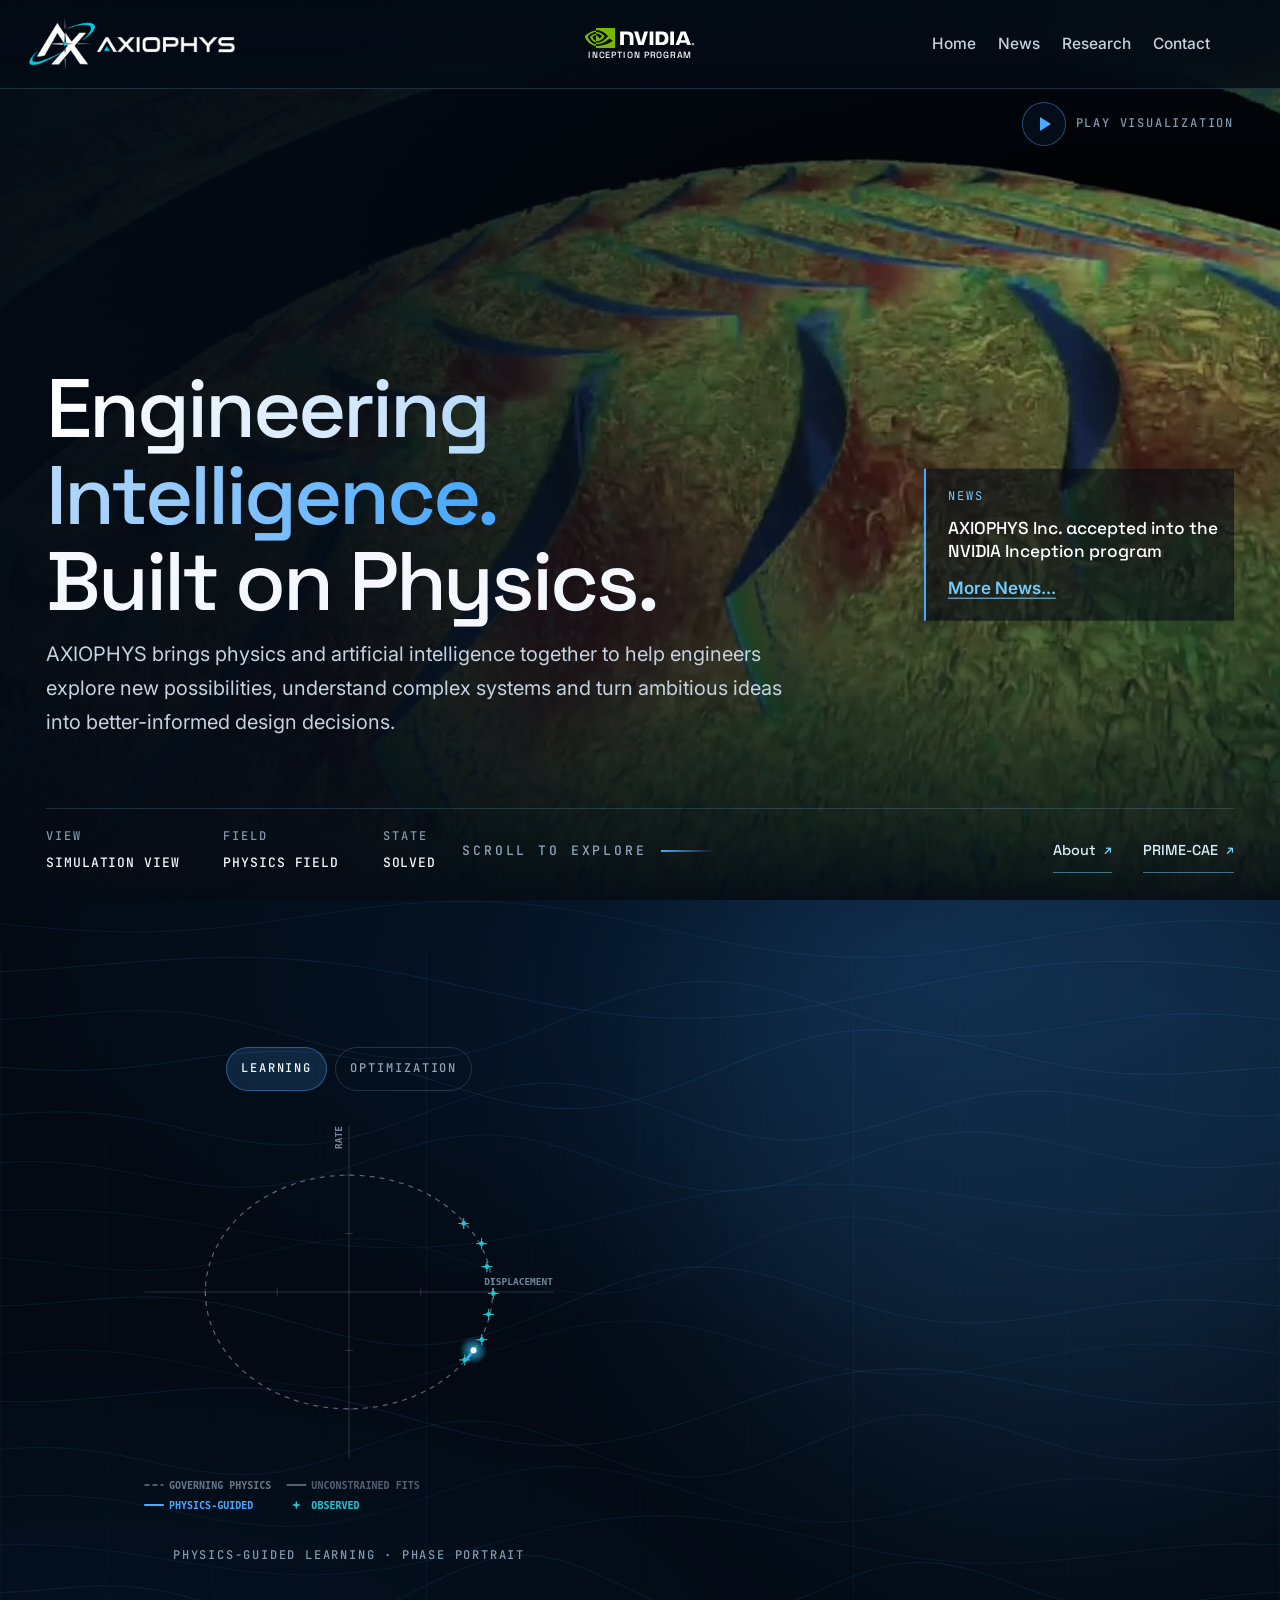
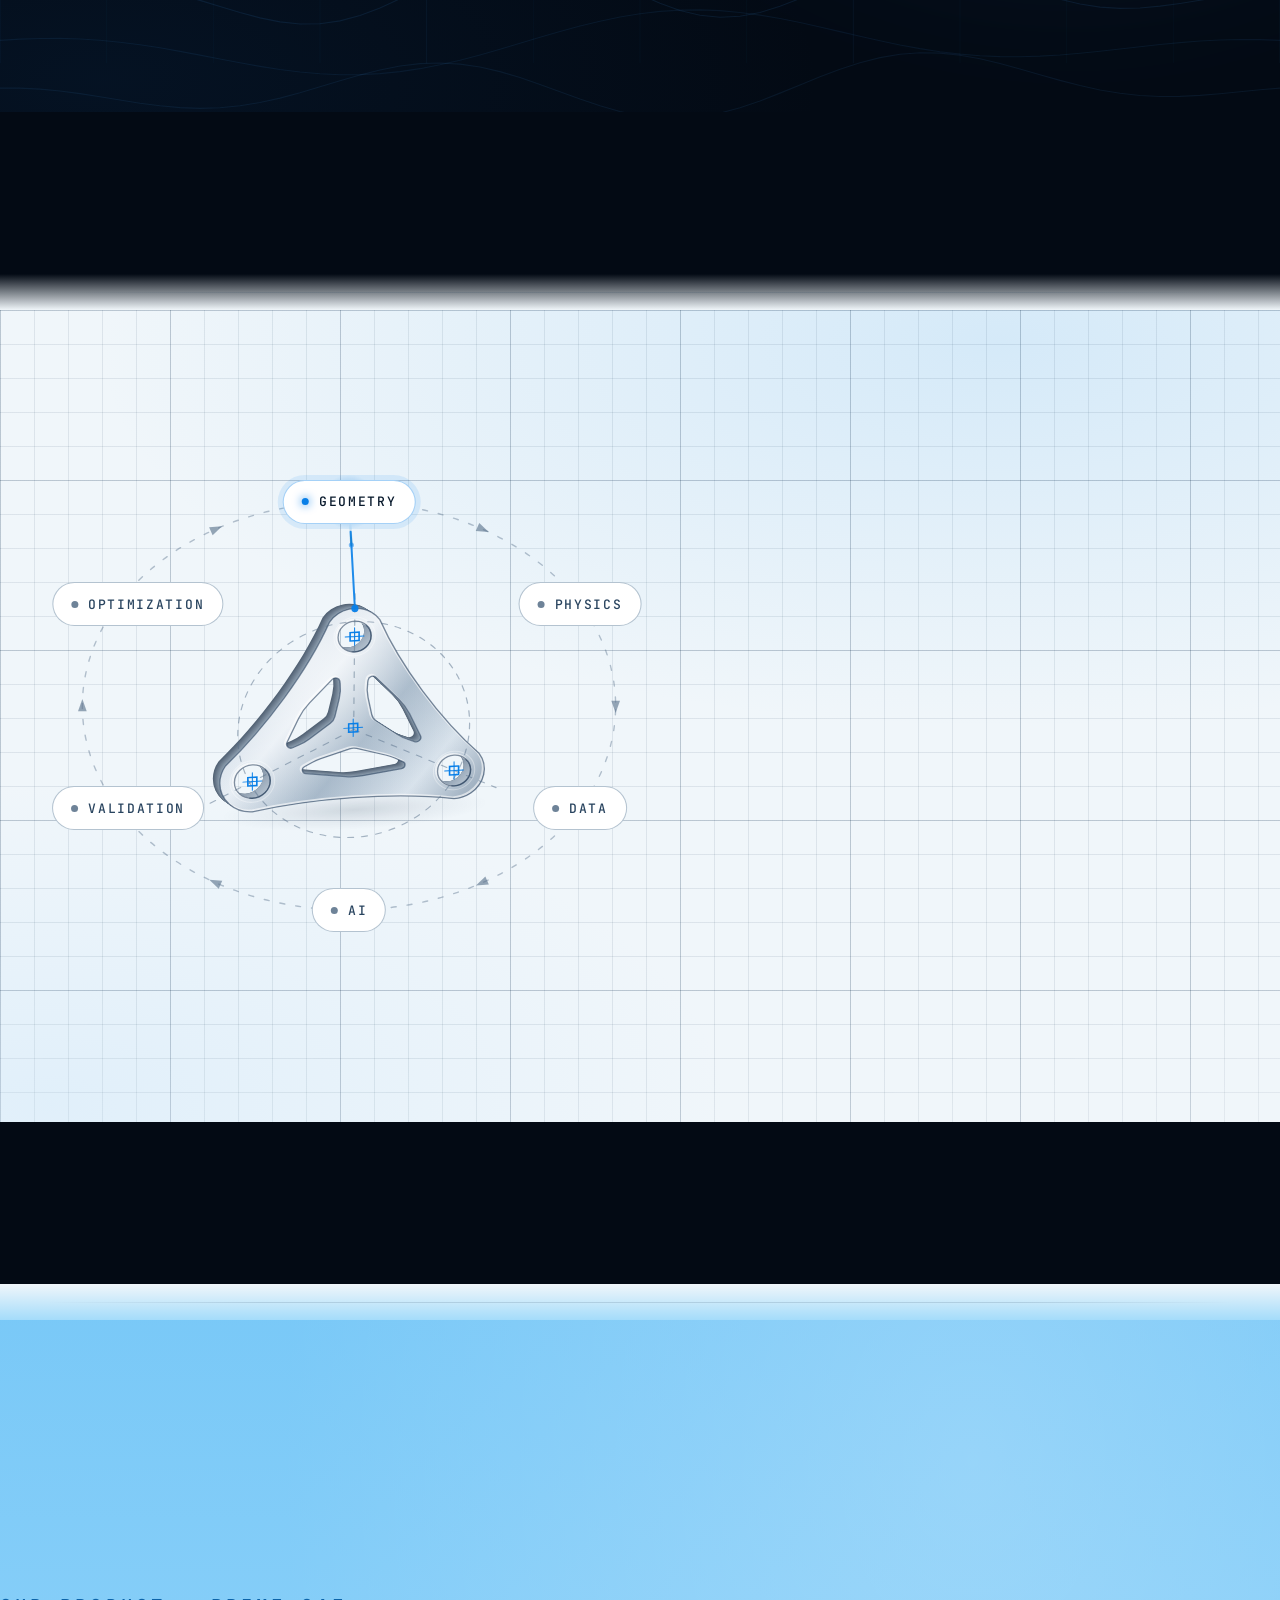
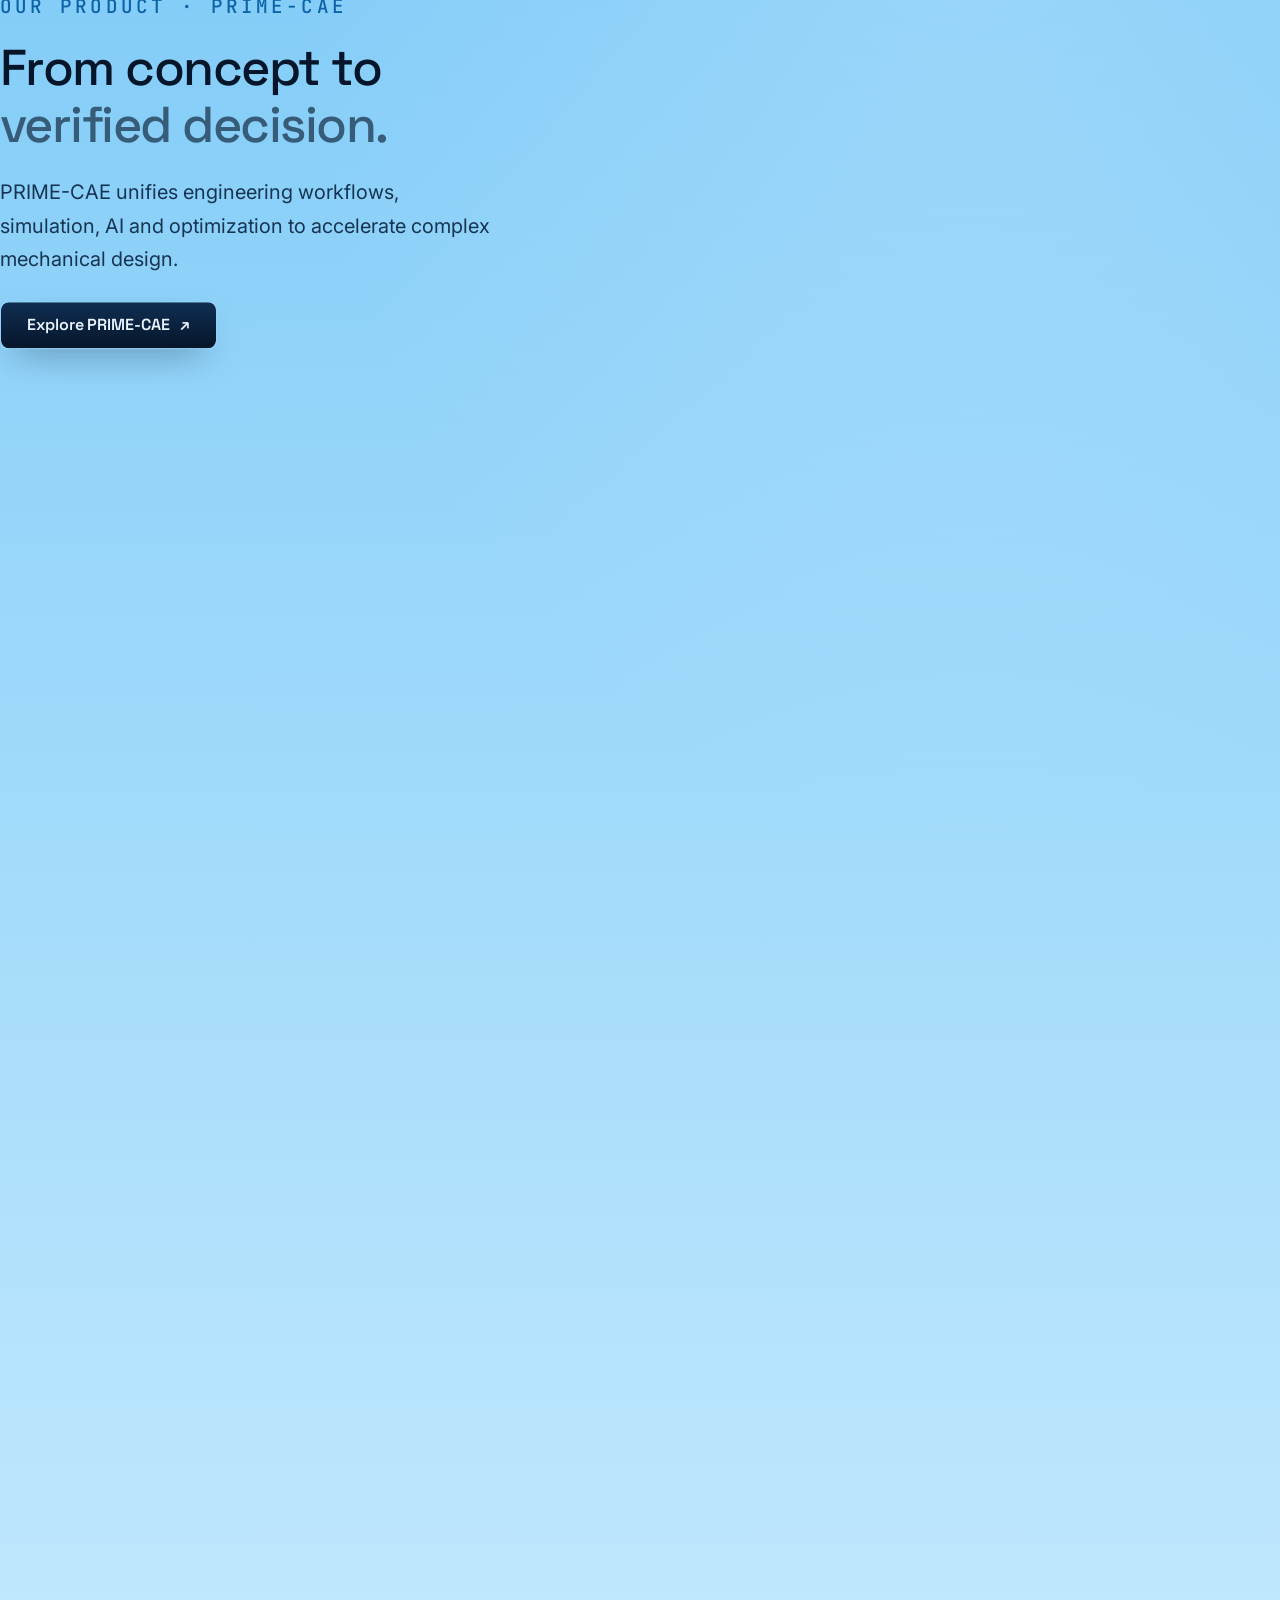
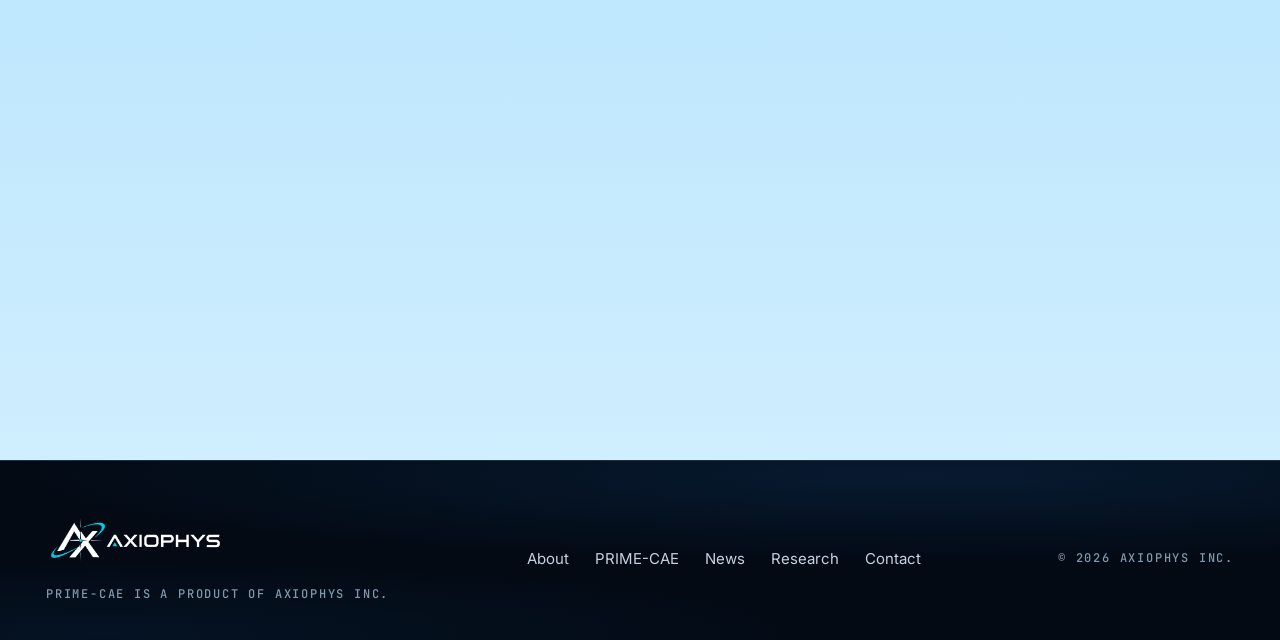
<file: index.html>
<!DOCTYPE html>
<html lang="en">
<head>
<meta charset="utf-8">
<meta name="viewport" content="width=device-width,initial-scale=1,viewport-fit=cover">
<title>AXIOPHYS Inc. — Physics and AI for Engineering</title>
<meta name="description" content="AXIOPHYS Inc. develops physics-guided AI for engineering. Its product, PRIME-CAE, connects design, simulation and optimization in one platform.">
<link rel="canonical" href="https://axiophys.com/">
<script>if(location.hash==="#access")location.replace("contact.html")</script>
<meta name="theme-color" content="#050709">
<meta name="color-scheme" content="dark">
<link rel="icon" type="image/png" sizes="16x16" href="assets/axiophys-icon-16.png?v=1">
<link rel="icon" type="image/png" sizes="32x32" href="assets/axiophys-icon-32.png?v=1">
<link rel="icon" type="image/png" sizes="48x48" href="assets/axiophys-icon-48.png?v=1">
<link rel="icon" type="image/png" sizes="192x192" href="assets/axiophys-icon-192.png?v=1">
<link rel="apple-touch-icon" sizes="180x180" href="assets/axiophys-icon-180.png?v=1">
<meta property="og:title" content="AXIOPHYS Inc. — Engineering Intelligence. Built on Physics.">
<meta property="og:description" content="AXIOPHYS Inc. develops physics-guided AI for engineering. Its product, PRIME-CAE, connects design, simulation and optimization in one platform.">
<meta property="og:image" content="https://axiophys.com/assets/axiophys-icon-512.png">
<meta property="og:type" content="website">
<meta property="og:site_name" content="AXIOPHYS">
<meta property="og:url" content="https://axiophys.com/">
<script type="application/ld+json">
{
  "@context": "https://schema.org",
  "@graph": [
    {
      "@type": "WebSite",
      "@id": "https://axiophys.com/#website",
      "url": "https://axiophys.com/",
      "name": "AXIOPHYS",
      "publisher": {
        "@id": "https://axiophys.com/#organization"
      },
      "alternateName": "AXIOPHYS Inc."
    },
    {
      "@type": "Organization",
      "@id": "https://axiophys.com/#organization",
      "url": "https://axiophys.com/",
      "name": "AXIOPHYS",
      "legalName": "AXIOPHYS Inc.",
      "logo": "https://axiophys.com/assets/axiophys-icon-512.png"
    }
  ]
}
</script>

<!-- ==========================================================================
     CRITICAL INLINE STYLE
     Self-contained on purpose. If every external subresource is blocked —
     which is what Safari does to file:// pages — the document must still be
     a designed PRIME-CAE screen, never raw browser-default HTML.
     ========================================================================== -->
<style>
  html{background:#050709;color-scheme:dark}
  body{margin:0;background:#050709;color:#EDF1F6;
    font-family:"Inter",-apple-system,BlinkMacSystemFont,"Segoe UI",Helvetica,Arial,sans-serif;
    -webkit-font-smoothing:antialiased}
</style>

<link rel="preconnect" href="https://fonts.googleapis.com">
<link rel="preconnect" href="https://fonts.gstatic.com" crossorigin>
<link href="https://fonts.googleapis.com/css2?family=Space+Grotesk:wght@400;500;600&family=Inter:wght@400;500;600&family=JetBrains+Mono:wght@400;500&display=swap" rel="stylesheet">

<link rel="stylesheet" href="css/tokens.css">
<link rel="stylesheet" href="css/base.css">
<link rel="stylesheet" href="css/layout.css">
<link rel="stylesheet" href="css/components.css">
<link rel="stylesheet" href="css/hero.css?v=menu-full-width-1">
<link rel="stylesheet" href="css/sections.css?v=contact-channels-1">
<link rel="stylesheet" href="css/mobile.css?v=mobile-menu-right-1">

<link rel="preload" as="image" href="media/hero-field-poster.jpg">
<link rel="stylesheet" href="css/axiophys.css?v=hero-rail-1">
<link rel="stylesheet" href="css/missions.css?v=3">
</head>

<body>
<svg xmlns="http://www.w3.org/2000/svg" width="0" height="0" aria-hidden="true" style="position:absolute;pointer-events:none"><defs><filter id="axiophys-on-dark" color-interpolation-filters="sRGB"><feColorMatrix type="matrix" values="1 -1.3944 0 0 1.1155  0 -0.26667 0 0 1.0251  0 -0.13333 0 0 1.01255  0 0 0 1 0"/></filter></defs></svg>

<script>
/* Marks that scripting is available, so CSS may hide content for reveal.
   Without this the page stays fully legible with JavaScript off. */
document.documentElement.classList.add('js');
</script>

<!-- ================================== NAV ================================= -->
<header class="nav" id="nav" data-env="navy">
  <div class="progress" aria-hidden="true"><i id="progressBar"></i></div>
  <div class="shell nav__in">
    <a class="nav__brand" href="#top" aria-label="AXIOPHYS home">
      <img class="nav__logo axiophys-logo" src="assets/axiophys-logo-transparent.png" alt="AXIOPHYS" width="1200" height="358">
      <span class="nav__sub">Engineering Technology<br>Creators of PRIME-CAE</span>
    </a>
    <div class="nav__inception">
      <!-- NVIDIA wordmark from NVIDIA-BioNeMo/bionemo-recipes. -->
      <img src="assets/nvidia-wordmark-white.svg" alt="NVIDIA" width="164" height="30">
      <span>Inception Program</span>
    </div>

    <nav class="nav__links" id="navLinks" aria-label="Primary">
      <a class="nav__a" href="https://axiophys.com/">Home</a>
      <a class="nav__a" href="news.html">News</a>
      <a class="nav__a" href="research.html">Research</a>
      <a class="nav__a" href="contact.html">Contact</a>
      <span class="nav__ind" id="navInd" aria-hidden="true"></span>
    </nav>

    <div class="nav__act">
      <button class="nav__icon nav__burger" id="burger" type="button" aria-label="Open menu" aria-expanded="false" aria-controls="menu">
        <svg width="16" height="16" viewBox="0 0 24 24" fill="none" stroke="currentColor" stroke-width="1.7" stroke-linecap="round" aria-hidden="true">
          <path d="M3 7h18M3 12h18M3 17h18"/></svg>
      </button>
    </div>
  </div>
</header>

<div class="menu" id="menu" data-env="navy">
  <a href="https://axiophys.com/">Home</a>
  <a href="#about">About</a>
  <a href="#layer">PRIME-CAE</a>
  <a href="news.html">News</a>
  <a href="research.html">Research</a>
  <a href="contact.html">Contact</a>
</div>

<main id="top">

<!-- ========================= PHASE B · SIMULATION HERO ==================== -->
<section class="hero env" id="hero" data-env="navy" data-autoplay="pending">
  <div class="hero__media">
    <img class="hero__poster" src="media/hero-field-poster.jpg" alt="" aria-hidden="true">
    <video class="hero__vid" id="heroVidA" muted playsinline preload="auto" aria-hidden="true"></video>
    <video class="hero__vid" id="heroVidB" muted playsinline preload="none" aria-hidden="true"></video>
    <div class="hero__scan" aria-hidden="true"></div>
    <div class="hero__grade" aria-hidden="true"></div>
  </div>

  <div class="hero__manual">
    <button type="button" id="heroPlay" aria-label="Play the simulation view">
      <svg width="24" height="24" viewBox="0 0 24 24" fill="currentColor" aria-hidden="true"><path d="M8 5v14l11-7z"/></svg>
    </button>
    <span class="t-micro">Play visualization</span>
  </div>

  <div class="shell hero__ui">
    <div class="hero__copy">
      <h1 class="t-hero">
        <span class="grad">Engineering Intelligence.</span>
        <em>Built on Physics.</em>
      </h1>
      <p class="t-lede">AXIOPHYS brings physics and artificial intelligence together to help engineers explore new possibilities, understand complex systems and turn ambitious ideas into better-informed design decisions.</p>
    </div>
    <aside class="hero__news" aria-label="Latest news">
      <p class="hero__news-label">News</p>
      <p class="hero__news-title">AXIOPHYS Inc. accepted into the NVIDIA Inception program</p>
      <a href="news.html#news-updates">More News...</a>
    </aside>
  </div>

  <div class="shell hero__rail">
    <div class="hero__railin">
      <div class="hero__inst">
        <span>VIEW<b>SIMULATION VIEW</b></span>
        <span>FIELD<b>PHYSICS FIELD</b></span>
        <span>STATE<b>SOLVED</b></span>
      </div>
      <a class="scroll-cue" href="#about">Scroll to explore <i></i></a>
      <nav class="hero__rail-links" aria-label="Explore AXIOPHYS">
        <a href="#about">About <span aria-hidden="true">↗</span></a>
        <a href="#layer">PRIME-CAE <span aria-hidden="true">↗</span></a>
      </nav>
    </div>
  </div>
</section>

<!-- Company -->
<section class="section env about story-section" id="about" data-env="navy" data-story>
  <canvas class="about__field" id="aboutField" aria-hidden="true"></canvas>
  <div class="about__glow glow" aria-hidden="true"></div>
  <div class="shell story-layout">
    <div class="story-copy">
      <div data-story-copy="lead">
        <p class="story-label t-meta">About AXIOPHYS</p>
        <h2 class="t-h2">Engineering is <span class="grad">becoming intelligent.</span></h2>
      </div>
      <div data-story-copy="detail">
        <p class="t-lede">AXIOPHYS Inc. develops PRIME-CAE, an AI-native engineering platform for advanced design and simulation.</p>
        <p class="t-small">We bring physics and AI together so engineers can explore more possibilities and make better-informed design decisions.</p>
      </div>
    </div>
    <figure class="story-visual about__fig">
      <div class="about__views" role="tablist" aria-label="Figure">
        <button class="about__view" type="button" role="tab" id="aboutTab0" aria-controls="aboutCanvas"
          aria-selected="true">Learning<i aria-hidden="true"></i></button>
        <button class="about__view" type="button" role="tab" id="aboutTab1" aria-controls="aboutSearch"
          aria-selected="false" tabindex="-1">Optimization<i aria-hidden="true"></i></button>
      </div>
      <div class="about__stage">
        <canvas id="aboutCanvas" class="is-active" role="img"
          aria-label="A phase portrait: sparse observations, several unconstrained fits drifting away from the true response, and a physics-guided prediction held on the orbit the governing physics allows."></canvas>
        <canvas id="aboutSearch" role="img" aria-hidden="true"
          aria-label="A design-domain search: candidate designs sampled across an objective landscape, successive generations closing in on the best feasible design on the constraint, and the best-so-far objective converging over the iterations."></canvas>
      </div>
      <figcaption class="about__cap t-micro" id="aboutCap">Physics-guided learning <b>·</b> phase portrait</figcaption>
    </figure>
  </div>
</section>

<div class="seam" data-from="navy" data-to="ice" aria-hidden="true"></div>

<!-- Platform -->
<section class="section env story-section" id="layer" data-env="ice" data-story>
  <div class="grid-bg" aria-hidden="true"></div>
  <div class="shell story-layout">
    <div class="orbit story-visual" id="orbit">
      <canvas class="orbit__canvas" id="orbitCanvas" role="img"
        aria-label="Generic structural engineering model demonstrating PRIME-CAE geometry, physics, data, AI, optimization and validation."></canvas>
      <div class="orbit__nodes" id="orbitNodes">
        <button class="orbit__node" type="button" data-node="geometry"     aria-pressed="true">Geometry</button>
        <button class="orbit__node" type="button" data-node="physics"      aria-pressed="false">Physics</button>
        <button class="orbit__node" type="button" data-node="data"         aria-pressed="false">Data</button>
        <button class="orbit__node" type="button" data-node="ai"           aria-pressed="false">AI</button>
        <button class="orbit__node" type="button" data-node="validation"   aria-pressed="false">Validation</button>
        <button class="orbit__node" type="button" data-node="optimization" aria-pressed="false">Optimization</button>
      </div>
    </div>

    <div class="story-copy">
      <div data-story-copy="lead">
        <p class="story-label t-meta">The platform</p>
        <h2 class="t-h2">One engineering <span class="grad">intelligence layer.</span></h2>
      </div>
      <div data-story-copy="detail">
        <p class="t-lede">Geometry, physics, data, AI, validation and optimization share one environment.</p>
        <p class="layer__line">
          <span class="t-micro" id="layerTag">GEOMETRY</span>
          <span class="t-small" id="layerLine"></span>
        </p>
      </div>
    </div>
  </div>
</section>

<div class="seam" data-from="ice" data-to="sky" aria-hidden="true"></div>

<!-- Product -->
<section class="section env mission-section" id="products" data-env="sky">
  <div class="shell mission-stage">
    <div class="story-copy mission-intro">
      <p class="story-label t-meta">Our product · PRIME-CAE</p>
      <h2 class="t-h2">From concept to <span class="grad">verified decision.</span></h2>
      <p class="t-lede">PRIME-CAE unifies engineering workflows, simulation, AI and optimization to accelerate complex mechanical design.</p>
      <a class="btn btn--primary" href="https://www.prime-cae.com/" target="_blank" rel="noopener">Explore PRIME-CAE <span aria-hidden="true">↗</span></a>
    </div>
    <div class="mission-visual">
      <p class="mission-visual__title t-meta">What do we optimize?</p>
      <div class="mission-slides">
      <article class="mission-slide" data-mission-slide>
        <figure class="mission-slide__art"><img src="assets/missions/resources.jpg" alt="Conceptual illustration of shared engineering computation" width="1672" height="941" loading="lazy"><figcaption class="mission-slide__copy"><h3 class="fam__title">Computational resources</h3>
          <p class="t-small">Share and govern computing capacity so engineering teams can use it more efficiently.</p></figcaption></figure>
      </article>
      <article class="mission-slide" data-mission-slide>
        <figure class="mission-slide__art"><img src="assets/missions/workflows.jpg" alt="Conceptual progression from engineering model to simulation result" width="1672" height="941" loading="lazy"><figcaption class="mission-slide__copy"><h3 class="fam__title">Engineering workflows</h3>
          <p class="t-small">Reduce repetitive setup, execution and documentation work under engineer oversight.</p></figcaption></figure>
      </article>
      <article class="mission-slide" data-mission-slide>
        <figure class="mission-slide__art"><img src="assets/missions/time-cost.jpg" alt="Conceptual numerical computation and resource optimization" width="1672" height="941" loading="lazy"><figcaption class="mission-slide__copy"><h3 class="fam__title">Computational time and cost</h3>
          <p class="t-small">Pursue faster, more economical verified simulations and Physics AI data generation.</p></figcaption></figure>
      </article>
      <article class="mission-slide" data-mission-slide>
        <figure class="mission-slide__art"><img src="assets/missions/design.jpg" alt="Conceptual topology-optimized engineering design" width="1672" height="941" loading="lazy"><figcaption class="mission-slide__copy"><h3 class="fam__title">Design</h3>
          <p class="t-small">Explore broader design spaces and evaluate better performing structures and systems.</p></figcaption></figure>
      </article>
      </div>
    </div>
  </div>
</section>



<!-- =============================== FOOTER ================================ -->
<footer class="foot env" id="company" data-env="navy">
  <div class="shell foot__in">
    <div>
      <img class="foot__logo axiophys-logo" src="assets/axiophys-logo-transparent.png" alt="AXIOPHYS" width="1200" height="358">
      <p class="t-micro" style="margin-top:var(--s-4)">PRIME-CAE is a product of AXIOPHYS Inc.</p>
    </div>
    <nav class="foot__links" aria-label="Footer"><a href="index.html#about">About</a> <a href="index.html#layer">PRIME-CAE</a> <a href="news.html">News</a> <a href="research.html">Research</a> <a href="contact.html">Contact</a></nav>
    <span class="t-micro">© <span id="year">2026</span> AXIOPHYS Inc.</span>
  </div>
</footer>
</main>

<script src="js/prime.bundle.js?v=missions-3" defer></script>
<noscript>
  <style>.hero__poster{opacity:1!important}</style>
</noscript>
</body>
</html>
</file>
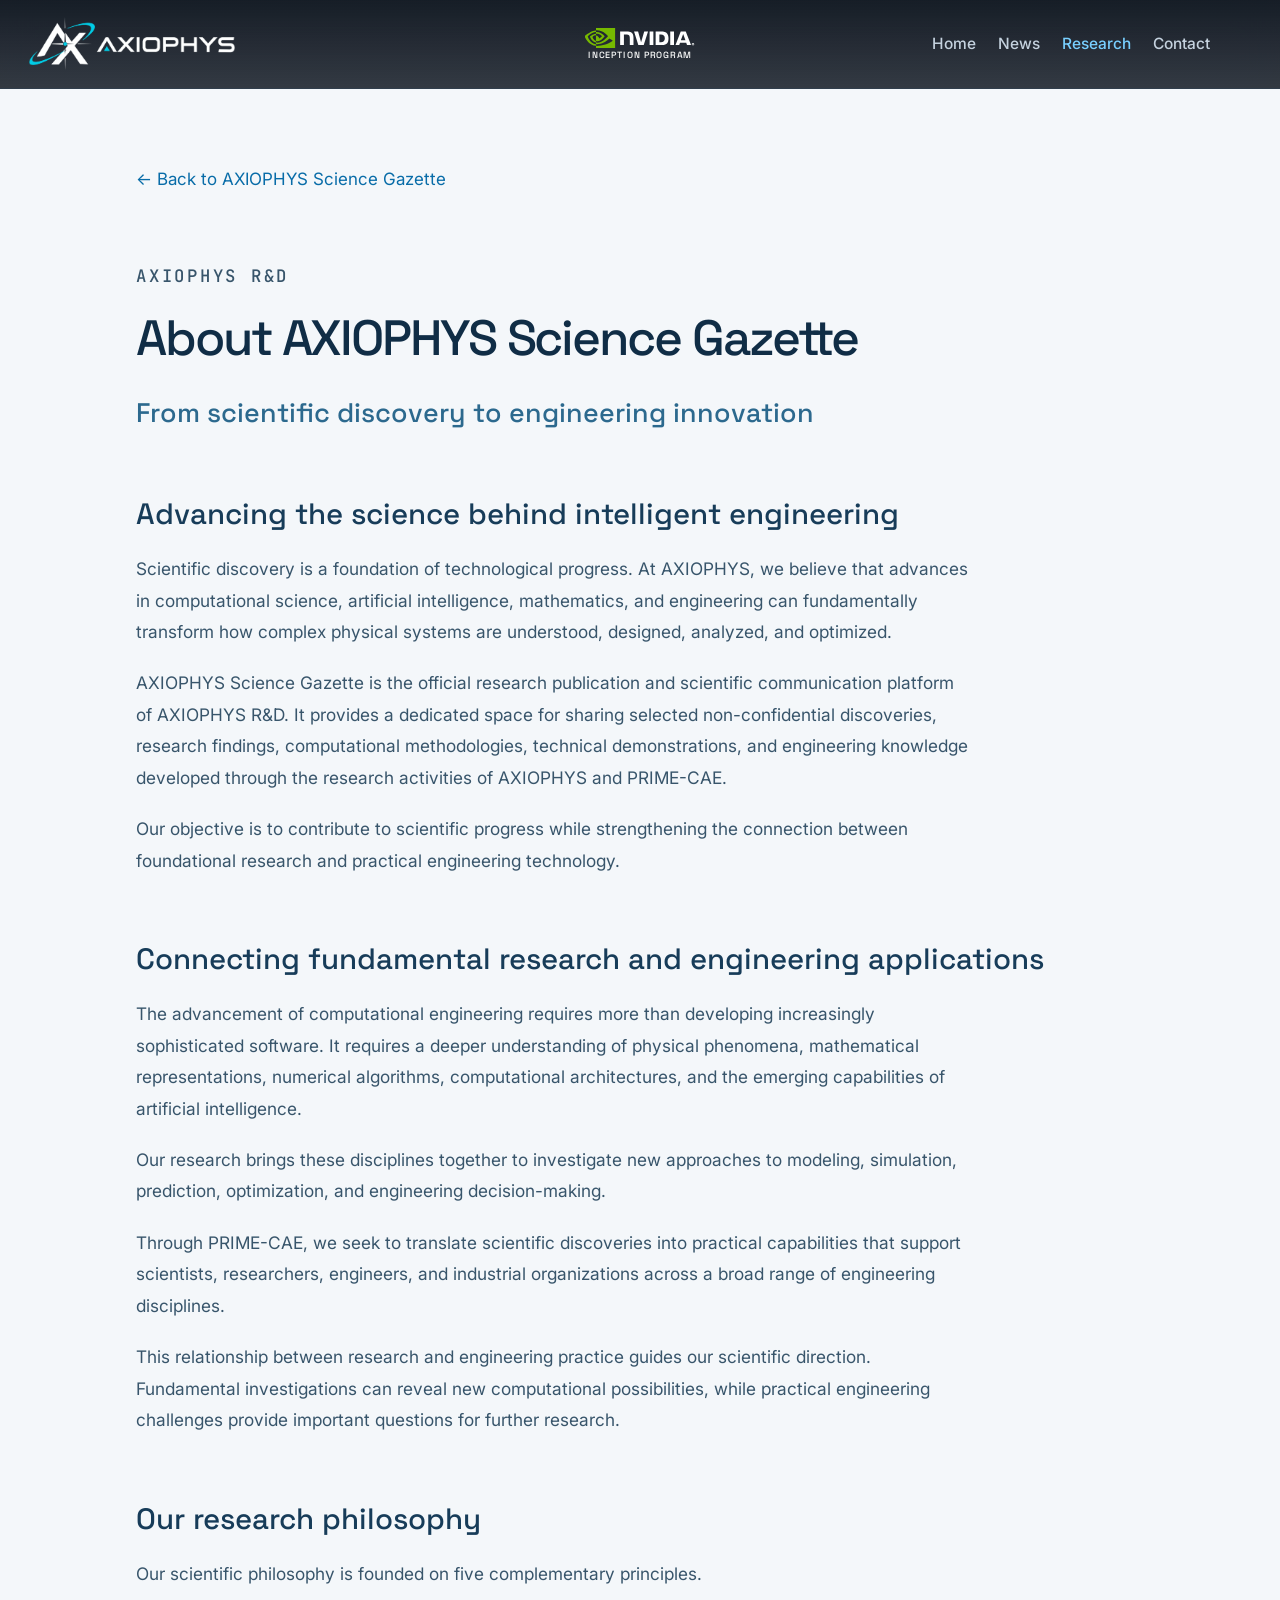
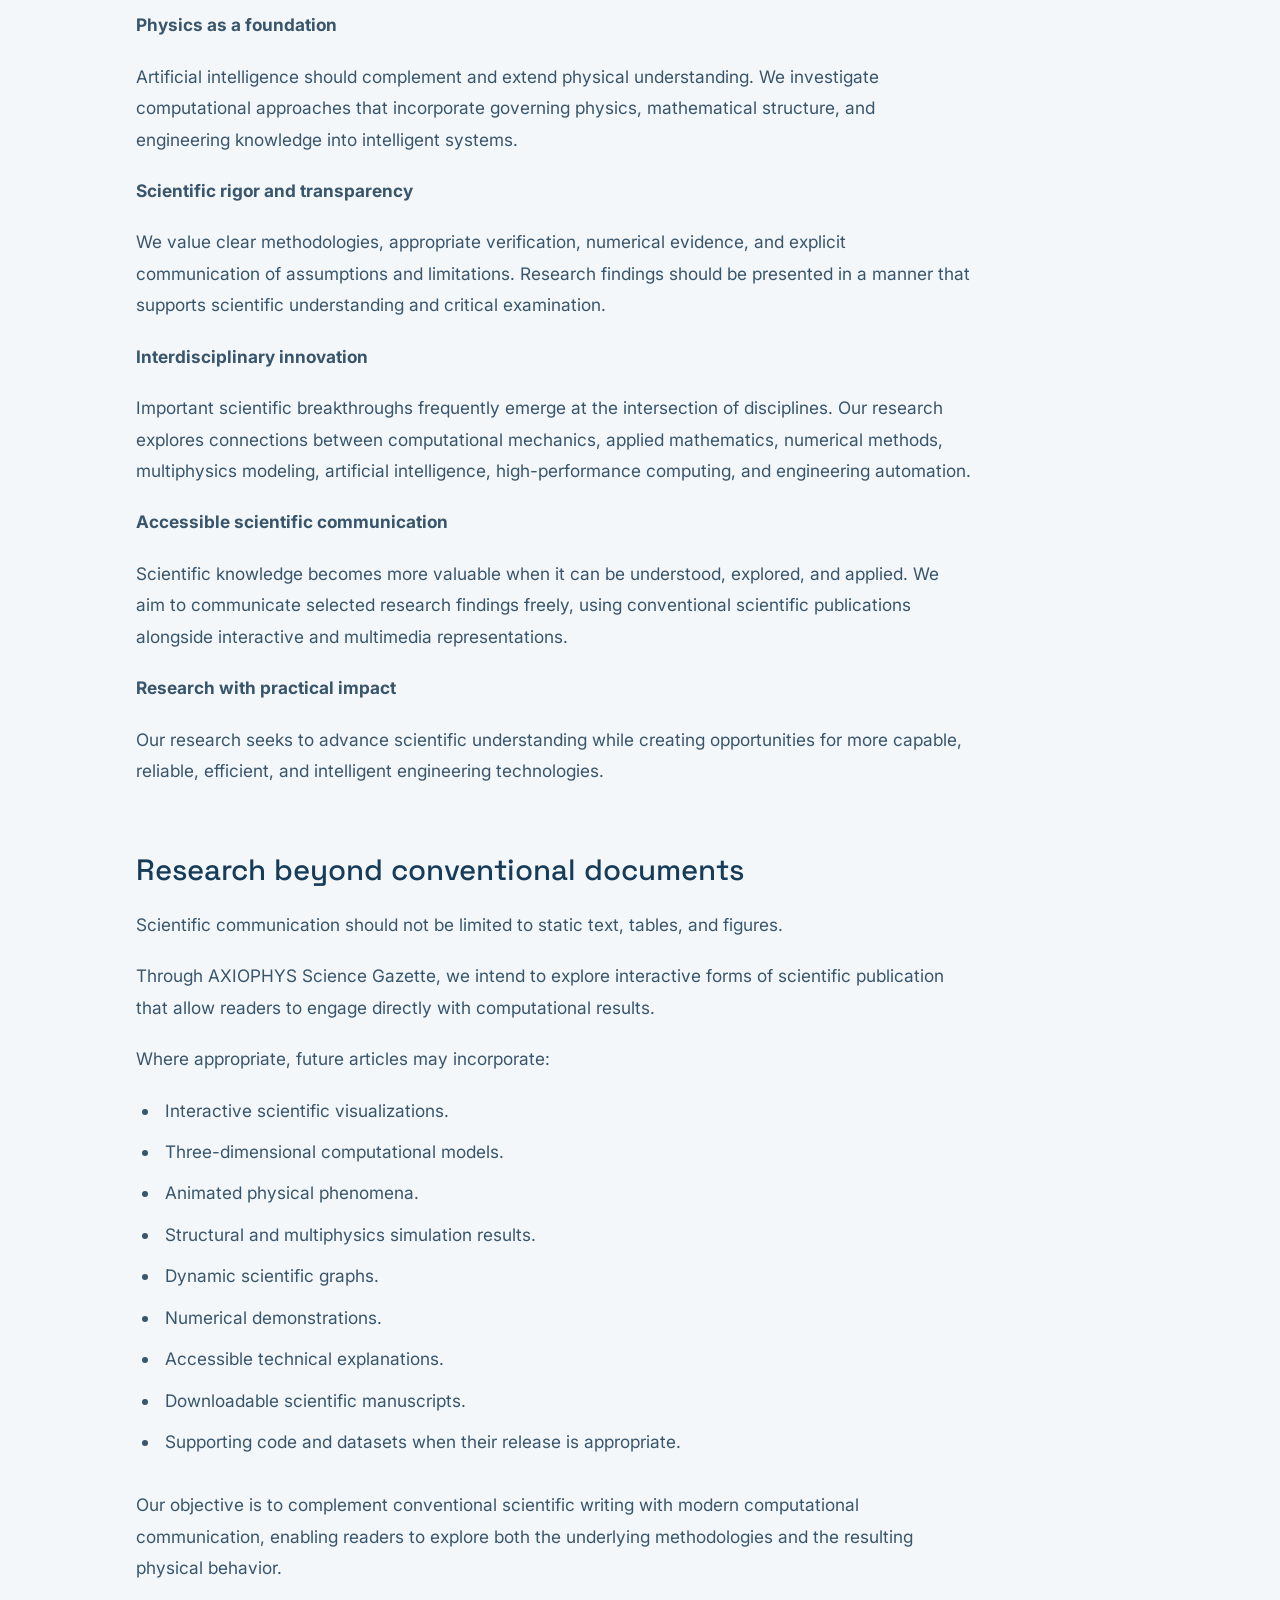
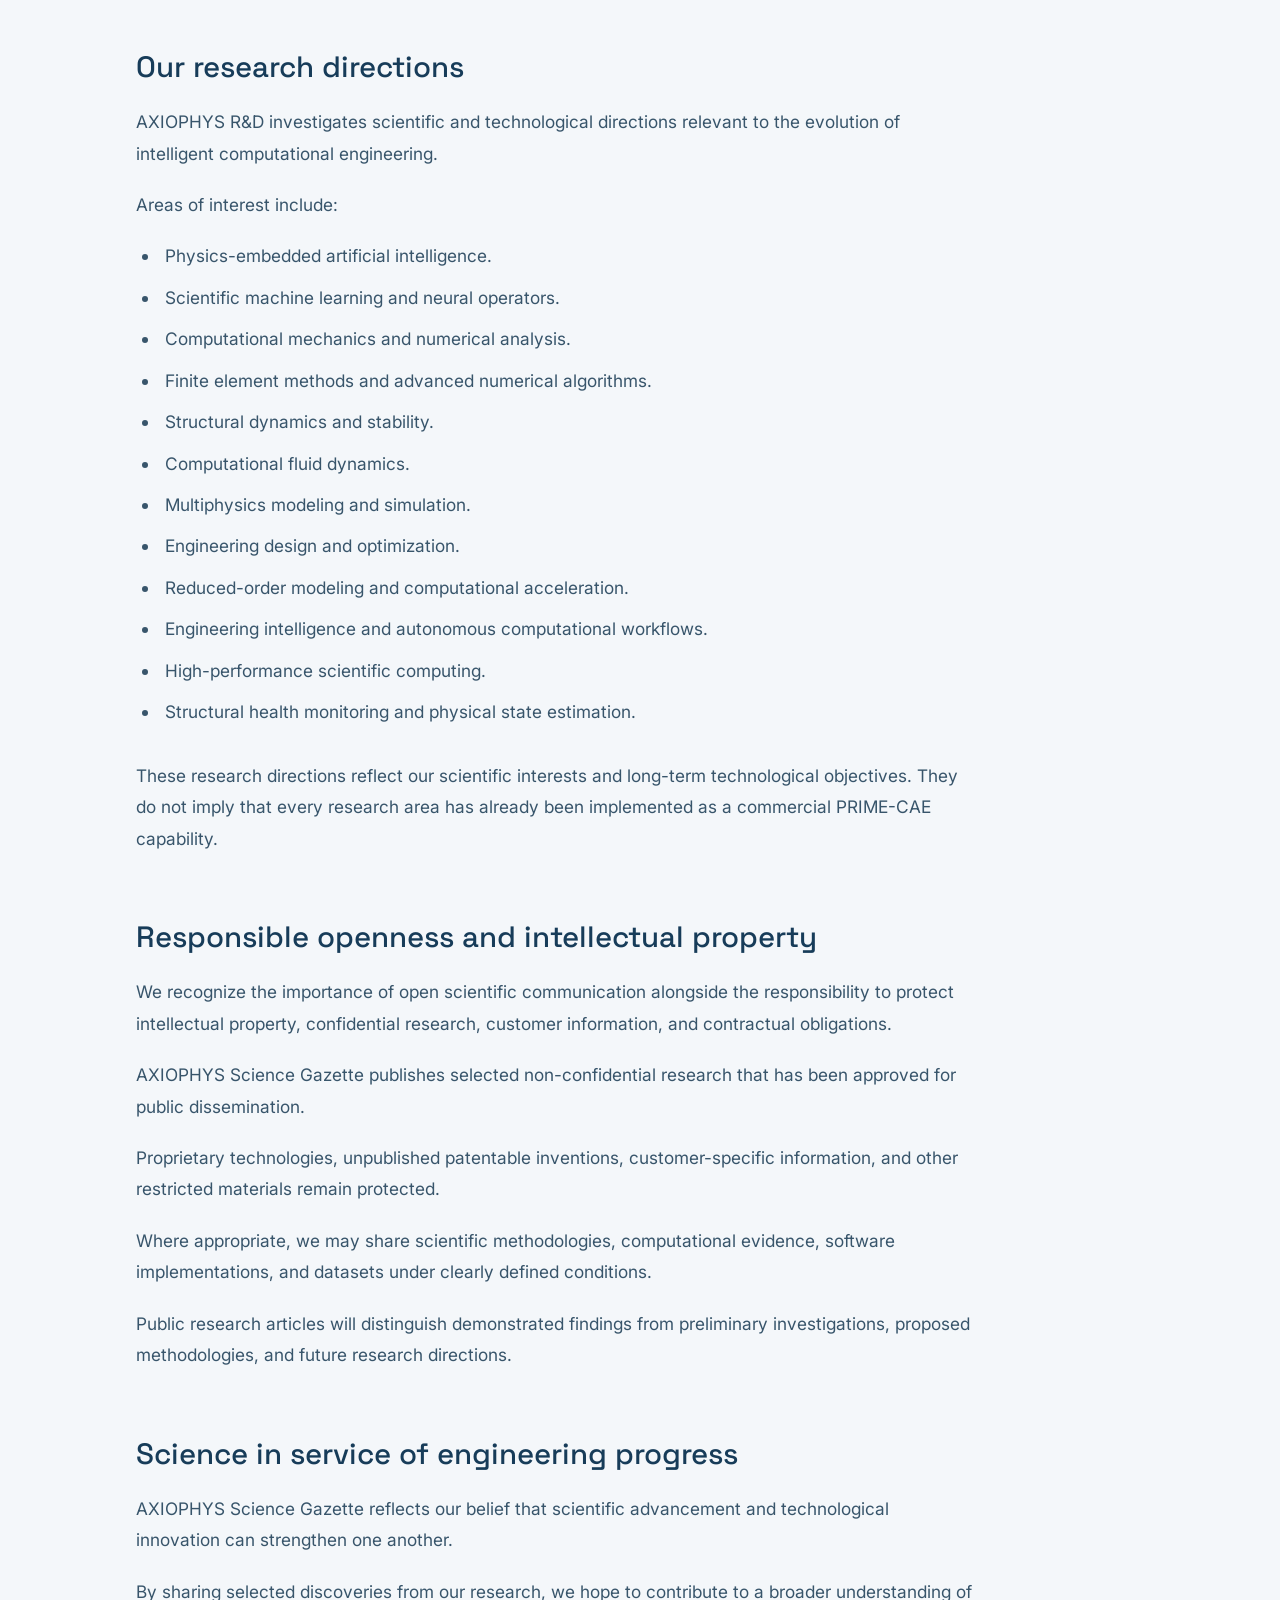
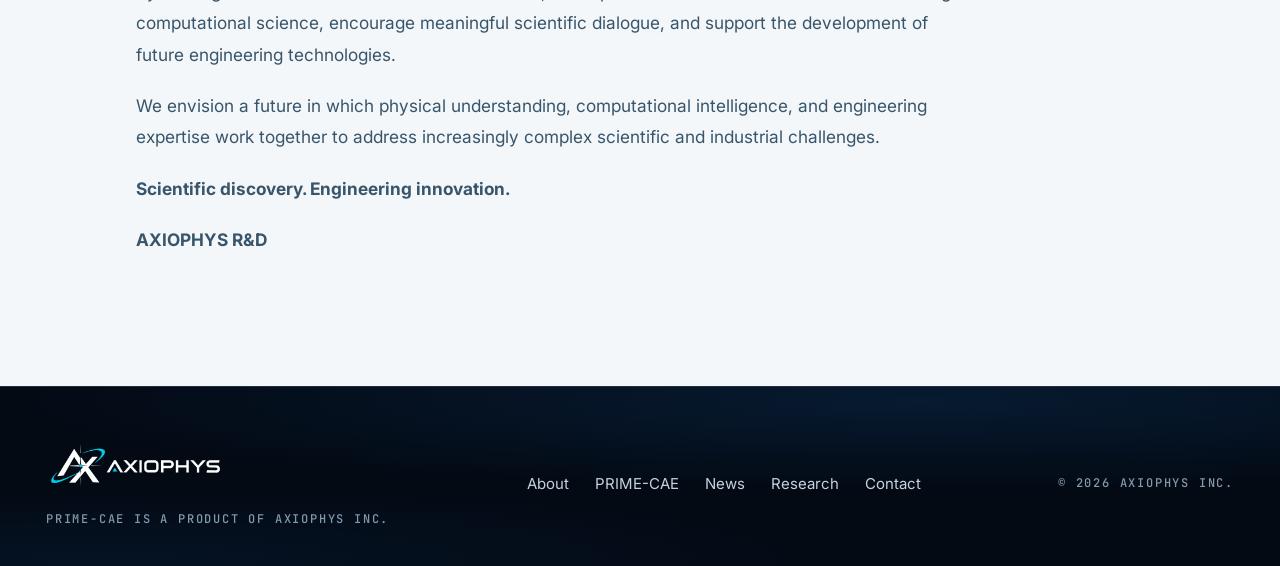
<file: about-science-gazette.html>
<!doctype html><html lang="en"><head><meta charset="utf-8"><meta name="viewport" content="width=device-width,initial-scale=1"><link rel="icon" type="image/png" sizes="16x16" href="assets/axiophys-icon-16.png?v=1"><link rel="icon" type="image/png" sizes="32x32" href="assets/axiophys-icon-32.png?v=1"><link rel="icon" type="image/png" sizes="48x48" href="assets/axiophys-icon-48.png?v=1"><link rel="icon" type="image/png" sizes="192x192" href="assets/axiophys-icon-192.png?v=1"><link rel="apple-touch-icon" sizes="180x180" href="assets/axiophys-icon-180.png?v=1"><title>About AXIOPHYS Science Gazette | AXIOPHYS R&amp;D</title><meta name="description" content="The research philosophy behind AXIOPHYS Science Gazette and its connection between scientific discovery and engineering innovation."><link rel="canonical" href="https://axiophys.com/about-science-gazette.html"><meta name="theme-color" content="#030a14"><meta property="og:title" content="About AXIOPHYS Science Gazette | AXIOPHYS R&amp;D"><meta property="og:description" content="The research philosophy behind AXIOPHYS Science Gazette and its connection between scientific discovery and engineering innovation."><meta property="og:url" content="https://axiophys.com/about-science-gazette.html"><meta property="og:type" content="website"><meta property="og:image" content="https://axiophys.com/media/gazette/science-gazette-poster.jpg"><link href="https://fonts.googleapis.com/css2?family=Space+Grotesk:wght@400;500;600&family=Inter:wght@400;500;600&family=JetBrains+Mono:wght@400;500&display=swap" rel="stylesheet"><link rel="stylesheet" href="css/tokens.css"><link rel="stylesheet" href="css/base.css"><link rel="stylesheet" href="css/layout.css"><link rel="stylesheet" href="css/components.css"><link rel="stylesheet" href="css/hero.css?v=menu-full-width-1"><link rel="stylesheet" href="css/sections.css"><link rel="stylesheet" href="css/mobile.css?v=mobile-menu-right-1"><link rel="stylesheet" href="css/axiophys.css?v=hero-rail-1"><link rel="stylesheet" href="css/research.css?v=16"></head><body class="gazette-page"><svg xmlns="http://www.w3.org/2000/svg" width="0" height="0" aria-hidden="true" style="position:absolute;pointer-events:none"><defs><filter id="axiophys-on-dark" color-interpolation-filters="sRGB"><feColorMatrix type="matrix" values="1 -1.3944 0 0 1.1155  0 -0.26667 0 0 1.0251  0 -0.13333 0 0 1.01255  0 0 0 1 0"/></filter></defs></svg><header class="nav" id="nav" data-env="navy">
  <div class="progress" aria-hidden="true"><i id="progressBar"></i></div>
  <div class="shell nav__in">
    <a class="nav__brand" href="#top" aria-label="AXIOPHYS home">
      <img class="nav__logo axiophys-logo" src="assets/axiophys-logo-transparent.png" alt="AXIOPHYS" width="1200" height="358">
      <span class="nav__sub">Engineering Technology<br>Creators of PRIME-CAE</span>
    </a>
    <div class="nav__inception">
      <!-- NVIDIA wordmark from NVIDIA-BioNeMo/bionemo-recipes. -->
      <img src="assets/nvidia-wordmark-white.svg" alt="NVIDIA" width="164" height="30">
      <span>Inception Program</span>
    </div>

    <nav class="nav__links" id="navLinks" aria-label="Primary">
      <a class="nav__a" href="https://axiophys.com/">Home</a>
      <a class="nav__a" href="news.html">News</a>
      <a class="nav__a" href="research.html" aria-current="page">Research</a>
      <a class="nav__a" href="contact.html">Contact</a>
      <span class="nav__ind" id="navInd" aria-hidden="true"></span>
    </nav>

    <div class="nav__act">
      <button class="nav__icon nav__burger" id="burger" type="button" aria-label="Open menu" aria-expanded="false" aria-controls="menu">
        <svg width="16" height="16" viewBox="0 0 24 24" fill="none" stroke="currentColor" stroke-width="1.7" stroke-linecap="round" aria-hidden="true">
          <path d="M3 7h18M3 12h18M3 17h18"/></svg>
      </button>
    </div>
  </div>
</header>
<div class="menu" id="menu" data-env="navy">
  <a href="https://axiophys.com/">Home</a>
  <a href="index.html#about">About</a>
  <a href="index.html#layer">PRIME-CAE</a>
  <a href="news.html">News</a>
  <a href="research.html" aria-current="page">Research</a>
  <a href="contact.html">Contact</a>
</div><main id="top"><article class="gazette-article shell"><a class="gazette-back" href="research.html#about-gazette">← Back to AXIOPHYS Science Gazette</a><p class="gazette-eyebrow">AXIOPHYS R&amp;D</p><h1>About AXIOPHYS Science Gazette</h1><h2>From scientific discovery to engineering innovation</h2>
<h3>Advancing the science behind intelligent engineering</h3>
<p>Scientific discovery is a foundation of technological progress. At AXIOPHYS, we believe that advances in computational science, artificial intelligence, mathematics, and engineering can fundamentally transform how complex physical systems are understood, designed, analyzed, and optimized.</p>
<p>AXIOPHYS Science Gazette is the official research publication and scientific communication platform of AXIOPHYS R&amp;D. It provides a dedicated space for sharing selected non-confidential discoveries, research findings, computational methodologies, technical demonstrations, and engineering knowledge developed through the research activities of AXIOPHYS and PRIME-CAE.</p>
<p>Our objective is to contribute to scientific progress while strengthening the connection between foundational research and practical engineering technology.</p>
<h3>Connecting fundamental research and engineering applications</h3>
<p>The advancement of computational engineering requires more than developing increasingly sophisticated software. It requires a deeper understanding of physical phenomena, mathematical representations, numerical algorithms, computational architectures, and the emerging capabilities of artificial intelligence.</p>
<p>Our research brings these disciplines together to investigate new approaches to modeling, simulation, prediction, optimization, and engineering decision-making.</p>
<p>Through PRIME-CAE, we seek to translate scientific discoveries into practical capabilities that support scientists, researchers, engineers, and industrial organizations across a broad range of engineering disciplines.</p>
<p>This relationship between research and engineering practice guides our scientific direction. Fundamental investigations can reveal new computational possibilities, while practical engineering challenges provide important questions for further research.</p>
<h3>Our research philosophy</h3>
<p>Our scientific philosophy is founded on five complementary principles.</p>
<p><strong>Physics as a foundation</strong></p>
<p>Artificial intelligence should complement and extend physical understanding. We investigate computational approaches that incorporate governing physics, mathematical structure, and engineering knowledge into intelligent systems.</p>
<p><strong>Scientific rigor and transparency</strong></p>
<p>We value clear methodologies, appropriate verification, numerical evidence, and explicit communication of assumptions and limitations. Research findings should be presented in a manner that supports scientific understanding and critical examination.</p>
<p><strong>Interdisciplinary innovation</strong></p>
<p>Important scientific breakthroughs frequently emerge at the intersection of disciplines. Our research explores connections between computational mechanics, applied mathematics, numerical methods, multiphysics modeling, artificial intelligence, high-performance computing, and engineering automation.</p>
<p><strong>Accessible scientific communication</strong></p>
<p>Scientific knowledge becomes more valuable when it can be understood, explored, and applied. We aim to communicate selected research findings freely, using conventional scientific publications alongside interactive and multimedia representations.</p>
<p><strong>Research with practical impact</strong></p>
<p>Our research seeks to advance scientific understanding while creating opportunities for more capable, reliable, efficient, and intelligent engineering technologies.</p>
<h3>Research beyond conventional documents</h3>
<p>Scientific communication should not be limited to static text, tables, and figures.</p>
<p>Through AXIOPHYS Science Gazette, we intend to explore interactive forms of scientific publication that allow readers to engage directly with computational results.</p>
<p>Where appropriate, future articles may incorporate:</p>
<ul>
<li>Interactive scientific visualizations.</li>
<li>Three-dimensional computational models.</li>
<li>Animated physical phenomena.</li>
<li>Structural and multiphysics simulation results.</li>
<li>Dynamic scientific graphs.</li>
<li>Numerical demonstrations.</li>
<li>Accessible technical explanations.</li>
<li>Downloadable scientific manuscripts.</li>
<li>Supporting code and datasets when their release is appropriate.</li>
</ul>
<p>Our objective is to complement conventional scientific writing with modern computational communication, enabling readers to explore both the underlying methodologies and the resulting physical behavior.</p>
<h3>Our research directions</h3>
<p>AXIOPHYS R&amp;D investigates scientific and technological directions relevant to the evolution of intelligent computational engineering.</p>
<p>Areas of interest include:</p>
<ul>
<li>Physics-embedded artificial intelligence.</li>
<li>Scientific machine learning and neural operators.</li>
<li>Computational mechanics and numerical analysis.</li>
<li>Finite element methods and advanced numerical algorithms.</li>
<li>Structural dynamics and stability.</li>
<li>Computational fluid dynamics.</li>
<li>Multiphysics modeling and simulation.</li>
<li>Engineering design and optimization.</li>
<li>Reduced-order modeling and computational acceleration.</li>
<li>Engineering intelligence and autonomous computational workflows.</li>
<li>High-performance scientific computing.</li>
<li>Structural health monitoring and physical state estimation.</li>
</ul>
<p>These research directions reflect our scientific interests and long-term technological objectives. They do not imply that every research area has already been implemented as a commercial PRIME-CAE capability.</p>
<h3>Responsible openness and intellectual property</h3>
<p>We recognize the importance of open scientific communication alongside the responsibility to protect intellectual property, confidential research, customer information, and contractual obligations.</p>
<p>AXIOPHYS Science Gazette publishes selected non-confidential research that has been approved for public dissemination.</p>
<p>Proprietary technologies, unpublished patentable inventions, customer-specific information, and other restricted materials remain protected.</p>
<p>Where appropriate, we may share scientific methodologies, computational evidence, software implementations, and datasets under clearly defined conditions.</p>
<p>Public research articles will distinguish demonstrated findings from preliminary investigations, proposed methodologies, and future research directions.</p>
<h3>Science in service of engineering progress</h3>
<p>AXIOPHYS Science Gazette reflects our belief that scientific advancement and technological innovation can strengthen one another.</p>
<p>By sharing selected discoveries from our research, we hope to contribute to a broader understanding of computational science, encourage meaningful scientific dialogue, and support the development of future engineering technologies.</p>
<p>We envision a future in which physical understanding, computational intelligence, and engineering expertise work together to address increasingly complex scientific and industrial challenges.</p>
<p><strong>Scientific discovery. Engineering innovation.</strong></p>
<p><strong>AXIOPHYS R&amp;D</strong></p></article></main><footer class="foot env" id="company" data-env="navy">
  <div class="shell foot__in">
    <div>
      <img class="foot__logo axiophys-logo" src="assets/axiophys-logo-transparent.png" alt="AXIOPHYS" width="1200" height="358">
      <p class="t-micro" style="margin-top:var(--s-4)">PRIME-CAE is a product of AXIOPHYS Inc.</p>
    </div>
    <nav class="foot__links" aria-label="Footer"><a href="index.html#about">About</a> <a href="index.html#layer">PRIME-CAE</a> <a href="news.html">News</a> <a href="research.html">Research</a> <a href="contact.html">Contact</a></nav>
    <span class="t-micro">© <span id="year">2026</span> AXIOPHYS Inc.</span>
  </div>
</footer><script type="module" src="js/site-page.js"></script></body></html>
</file>
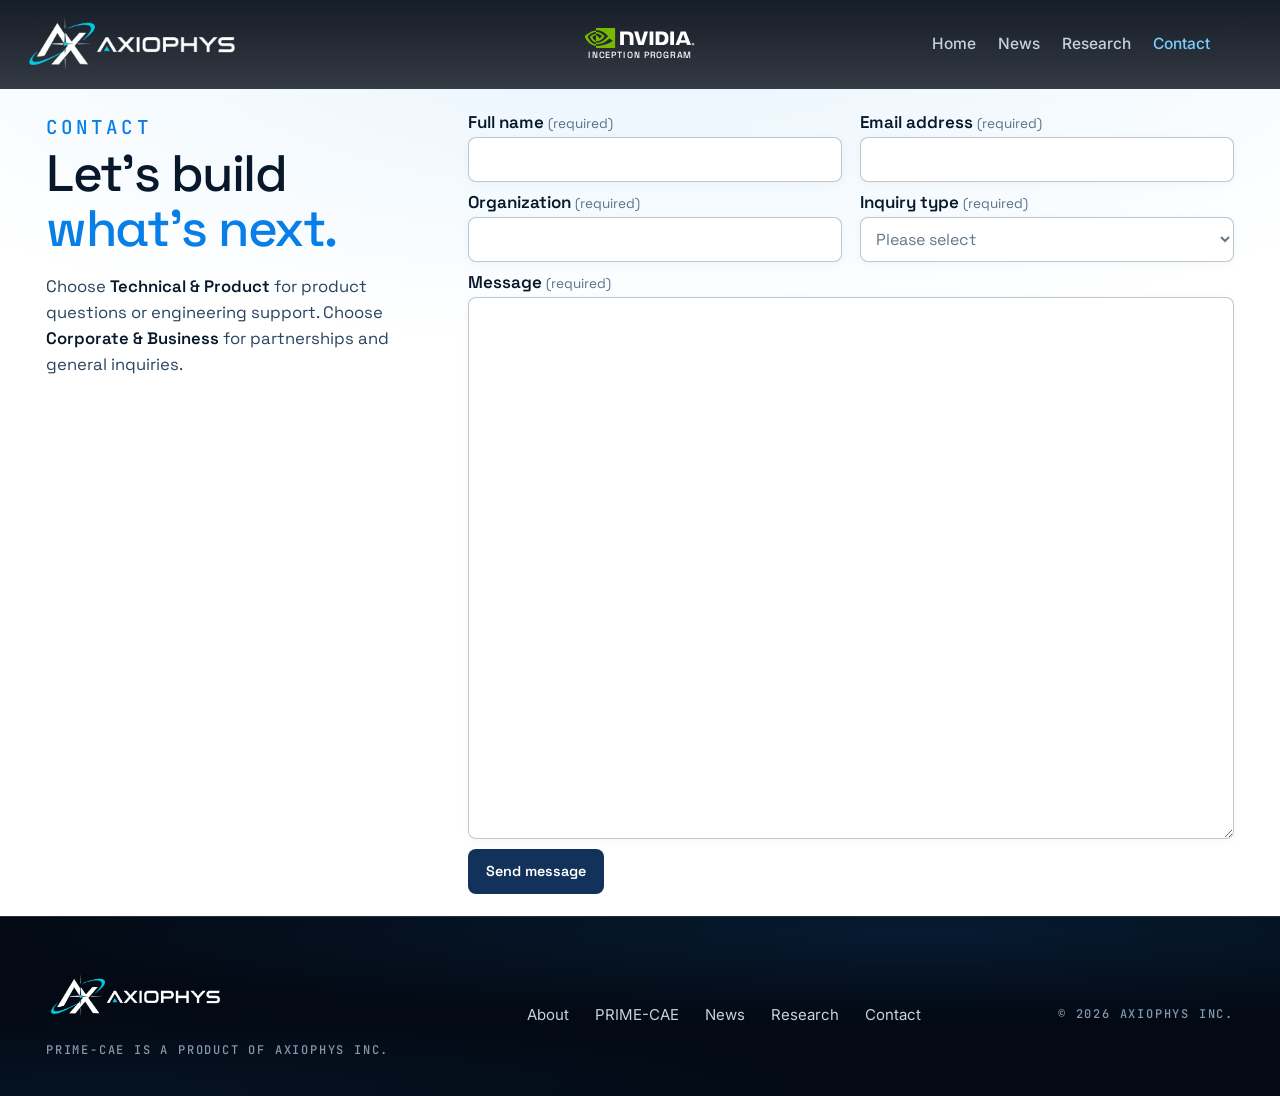
<file: contact.html>
<!doctype html>
<html lang="en">
<head>
<meta charset="utf-8">
<meta name="viewport" content="width=device-width,initial-scale=1,viewport-fit=cover">
<title>Contact | AXIOPHYS</title>
<meta name="description" content="Contact AXIOPHYS about technical and product questions or corporate and business inquiries.">
<link rel="canonical" href="https://axiophys.com/contact.html">
<meta name="theme-color" content="#030a14">
<meta property="og:title" content="Contact | AXIOPHYS">
<meta property="og:description" content="Contact AXIOPHYS about technical and product questions or corporate and business inquiries.">
<meta property="og:url" content="https://axiophys.com/contact.html">
<meta property="og:type" content="website">
<link rel="icon" type="image/png" sizes="16x16" href="assets/axiophys-icon-16.png?v=1">
<link rel="icon" type="image/png" sizes="32x32" href="assets/axiophys-icon-32.png?v=1">
<link rel="icon" type="image/png" sizes="48x48" href="assets/axiophys-icon-48.png?v=1">
<link rel="icon" type="image/png" sizes="192x192" href="assets/axiophys-icon-192.png?v=1">
<link rel="apple-touch-icon" sizes="180x180" href="assets/axiophys-icon-180.png?v=1">
<link href="https://fonts.googleapis.com/css2?family=Space+Grotesk:wght@400;500;600&family=Inter:wght@400;500;600&family=JetBrains+Mono:wght@400;500&display=swap" rel="stylesheet">
<link rel="stylesheet" href="css/tokens.css">
<link rel="stylesheet" href="css/base.css">
<link rel="stylesheet" href="css/layout.css">
<link rel="stylesheet" href="css/components.css">
<link rel="stylesheet" href="css/hero.css?v=menu-full-width-1">
<link rel="stylesheet" href="css/sections.css">
<link rel="stylesheet" href="css/mobile.css?v=mobile-menu-right-1">
<link rel="stylesheet" href="css/axiophys.css?v=hero-rail-1">
<link rel="stylesheet" href="css/contact-form.css?v=7">
<link rel="stylesheet" href="css/contact-page.css?v=1">
</head>
<body class="contact-page">
<svg xmlns="http://www.w3.org/2000/svg" width="0" height="0" aria-hidden="true" style="position:absolute;pointer-events:none"><defs><filter id="axiophys-on-dark" color-interpolation-filters="sRGB"><feColorMatrix type="matrix" values="1 -1.3944 0 0 1.1155  0 -0.26667 0 0 1.0251  0 -0.13333 0 0 1.01255  0 0 0 1 0"/></filter></defs></svg>
<header class="nav" id="nav" data-env="navy">
  <div class="progress" aria-hidden="true"><i id="progressBar"></i></div>
  <div class="shell nav__in">
    <a class="nav__brand" href="https://axiophys.com/" aria-label="AXIOPHYS home">
      <img class="nav__logo axiophys-logo" src="assets/axiophys-logo-transparent.png" alt="AXIOPHYS" width="1200" height="358">
      <span class="nav__sub">Engineering Technology<br>Creators of PRIME-CAE</span>
    </a>
    <div class="nav__inception">
      <!-- NVIDIA wordmark from NVIDIA-BioNeMo/bionemo-recipes. -->
      <img src="assets/nvidia-wordmark-white.svg" alt="NVIDIA" width="164" height="30">
      <span>Inception Program</span>
    </div>

    <nav class="nav__links" id="navLinks" aria-label="Primary">
      <a class="nav__a" href="https://axiophys.com/">Home</a>
      <a class="nav__a" href="news.html">News</a>
      <a class="nav__a" href="research.html">Research</a>
      <a class="nav__a" href="contact.html" aria-current="page">Contact</a>
      <span class="nav__ind" id="navInd" aria-hidden="true"></span>
    </nav>

    <div class="nav__act">
      <button class="nav__icon nav__burger" id="burger" type="button" aria-label="Open menu" aria-expanded="false" aria-controls="menu">
        <svg width="16" height="16" viewBox="0 0 24 24" fill="none" stroke="currentColor" stroke-width="1.7" stroke-linecap="round" aria-hidden="true">
          <path d="M3 7h18M3 12h18M3 17h18"/></svg>
      </button>
    </div>
  </div>
</header>
<div class="menu" id="menu" data-env="navy">
  <a href="https://axiophys.com/">Home</a>
  <a href="index.html#about">About</a>
  <a href="index.html#layer">PRIME-CAE</a>
  <a href="news.html">News</a>
  <a href="research.html">Research</a>
  <a href="contact.html" aria-current="page">Contact</a>
</div>
<main id="top">
<section class="section env contact story-section" id="access" data-env="white">
  <div class="shell story-layout">
    <div class="contact__copy">
        <p class="story-label t-meta">Contact</p>
        <h1 class="t-h2">Let's build <span class="grad">what's next.</span></h1>
        <p class="contact__guidance">Choose <strong>Technical &amp; Product</strong> for product questions or engineering support. Choose <strong>Corporate &amp; Business</strong> for partnerships and general inquiries.</p>
    </div>
        <form class="contact-form" data-contact-form>
          <div class="contact-form__row">
            <label><span>Full name <span class="contact-form__required">(required)</span></span><input name="name" autocomplete="name" maxlength="120" required></label>
            <label><span>Email address <span class="contact-form__required">(required)</span></span><input name="email" type="email" autocomplete="email" maxlength="254" required></label>
          </div>
          <div class="contact-form__row">
            <label><span>Organization <span class="contact-form__required">(required)</span></span><input name="organization" autocomplete="organization" maxlength="120" required></label>
            <label><span>Inquiry type <span class="contact-form__required">(required)</span></span><select name="inquiry" required><option value="" selected disabled>Please select</option><option value="corporate">Corporate &amp; Business Inquiries</option><option value="technical">Technical &amp; Product Inquiries</option></select></label>
          </div>
          <label class="contact-form__message">Message <span class="contact-form__required">(required)</span><textarea name="message" rows="2" minlength="10" maxlength="5000" required></textarea></label>
          <div class="contact-form__trap" aria-hidden="true"><label>Leave this field empty <input name="website" tabindex="-1" autocomplete="off"></label></div>
          <div class="contact-form__actions"><button type="submit">Send message</button><p class="contact-form__status" role="status" aria-live="polite"></p></div>
        </form>
  </div>
</section>
</main>
<footer class="foot env" id="company" data-env="navy">
  <div class="shell foot__in">
    <div>
      <img class="foot__logo axiophys-logo" src="assets/axiophys-logo-transparent.png" alt="AXIOPHYS" width="1200" height="358">
      <p class="t-micro" style="margin-top:var(--s-4)">PRIME-CAE is a product of AXIOPHYS Inc.</p>
    </div>
    <nav class="foot__links" aria-label="Footer"><a href="index.html#about">About</a> <a href="index.html#layer">PRIME-CAE</a> <a href="news.html">News</a> <a href="research.html">Research</a> <a href="contact.html">Contact</a></nav>
    <span class="t-micro">© <span id="year">2026</span> AXIOPHYS Inc.</span>
  </div>
</footer>
<script type="module" src="js/site-page.js"></script>
<script src="js/contact.js?v=1" defer></script>
</body>
</html>
</file>
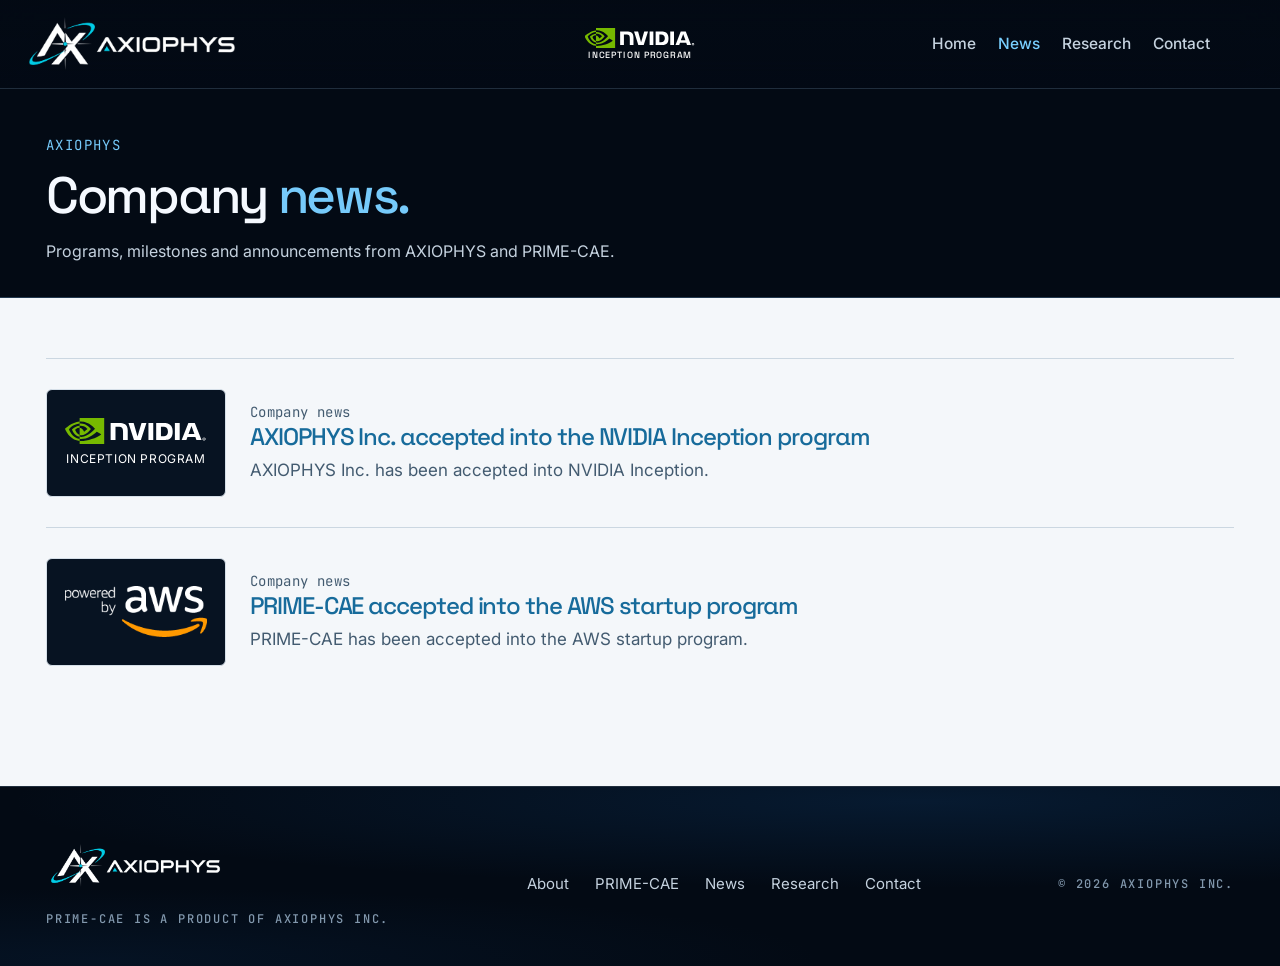
<file: news.html>
<!doctype html><html lang="en"><head><meta charset="utf-8"><meta name="viewport" content="width=device-width,initial-scale=1"><link rel="icon" type="image/png" sizes="16x16" href="assets/axiophys-icon-16.png?v=1"><link rel="icon" type="image/png" sizes="32x32" href="assets/axiophys-icon-32.png?v=1"><link rel="icon" type="image/png" sizes="48x48" href="assets/axiophys-icon-48.png?v=1"><link rel="icon" type="image/png" sizes="192x192" href="assets/axiophys-icon-192.png?v=1"><link rel="apple-touch-icon" sizes="180x180" href="assets/axiophys-icon-180.png?v=1"><title>News | AXIOPHYS</title><meta name="description" content="Corporate announcements and company milestones from AXIOPHYS and PRIME-CAE."><link rel="canonical" href="https://axiophys.com/news.html"><meta name="theme-color" content="#030a14"><meta property="og:title" content="News | AXIOPHYS"><meta property="og:description" content="Corporate announcements and company milestones from AXIOPHYS and PRIME-CAE."><meta property="og:url" content="https://axiophys.com/news.html"><meta property="og:type" content="website"><link href="https://fonts.googleapis.com/css2?family=Space+Grotesk:wght@400;500;600&family=Inter:wght@400;500;600&family=JetBrains+Mono:wght@400;500&display=swap" rel="stylesheet"><link rel="stylesheet" href="css/tokens.css"><link rel="stylesheet" href="css/base.css"><link rel="stylesheet" href="css/layout.css"><link rel="stylesheet" href="css/components.css"><link rel="stylesheet" href="css/hero.css?v=menu-full-width-1"><link rel="stylesheet" href="css/sections.css"><link rel="stylesheet" href="css/mobile.css?v=mobile-menu-right-1"><link rel="stylesheet" href="css/axiophys.css?v=hero-rail-1"><link rel="stylesheet" href="css/news.css?v=header-match-1"><link rel="stylesheet" href="css/research.css?v=13"></head><body class="news-page news-index"><svg xmlns="http://www.w3.org/2000/svg" width="0" height="0" aria-hidden="true" style="position:absolute;pointer-events:none"><defs><filter id="axiophys-on-dark" color-interpolation-filters="sRGB"><feColorMatrix type="matrix" values="1 -1.3944 0 0 1.1155  0 -0.26667 0 0 1.0251  0 -0.13333 0 0 1.01255  0 0 0 1 0"/></filter></defs></svg><header class="nav" id="nav" data-env="navy">
  <div class="progress" aria-hidden="true"><i id="progressBar"></i></div>
  <div class="shell nav__in">
    <a class="nav__brand" href="#top" aria-label="AXIOPHYS home">
      <img class="nav__logo axiophys-logo" src="assets/axiophys-logo-transparent.png" alt="AXIOPHYS" width="1200" height="358">
      <span class="nav__sub">Engineering Technology<br>Creators of PRIME-CAE</span>
    </a>
    <div class="nav__inception">
      <!-- NVIDIA wordmark from NVIDIA-BioNeMo/bionemo-recipes. -->
      <img src="assets/nvidia-wordmark-white.svg" alt="NVIDIA" width="164" height="30">
      <span>Inception Program</span>
    </div>

    <nav class="nav__links" id="navLinks" aria-label="Primary">
      <a class="nav__a" href="https://axiophys.com/">Home</a>
      <a class="nav__a" href="news.html" aria-current="page">News</a>
      <a class="nav__a" href="research.html">Research</a>
      <a class="nav__a" href="contact.html">Contact</a>
      <span class="nav__ind" id="navInd" aria-hidden="true"></span>
    </nav>

    <div class="nav__act">
      <button class="nav__icon nav__burger" id="burger" type="button" aria-label="Open menu" aria-expanded="false" aria-controls="menu">
        <svg width="16" height="16" viewBox="0 0 24 24" fill="none" stroke="currentColor" stroke-width="1.7" stroke-linecap="round" aria-hidden="true">
          <path d="M3 7h18M3 12h18M3 17h18"/></svg>
      </button>
    </div>
  </div>
</header>
<div class="menu" id="menu" data-env="navy">
  <a href="https://axiophys.com/">Home</a>
  <a href="index.html#about">About</a>
  <a href="index.html#layer">PRIME-CAE</a>
  <a href="news.html" aria-current="page">News</a>
  <a href="research.html">Research</a>
  <a href="contact.html">Contact</a>
</div><main id="top"><section class="news-hero"><div class="shell"><p class="news-kicker">AXIOPHYS</p><h1>Company <span>news.</span></h1><p>Programs, milestones and announcements from AXIOPHYS and PRIME-CAE.</p></div></section><section class="shell news-content" id="news-updates" aria-label="Corporate news">
<article class="news-entry" data-news-category="news"><div class="news-entry__badge news-entry__badge--nvidia"><img alt="NVIDIA" height="30" src="assets/nvidia-wordmark-white.svg" width="164"/><span>Inception Program</span></div><div><p class="news-meta">Company news</p><h3>AXIOPHYS Inc. accepted into the NVIDIA Inception program</h3><p>AXIOPHYS Inc. has been accepted into NVIDIA Inception.</p></div></article>
<article class="news-entry" data-news-category="news"><div class="news-entry__badge"><img alt="Powered by AWS" height="72" src="assets/powered-by-aws.png" width="200"/></div><div><p class="news-meta">Company news</p><h3>PRIME-CAE accepted into the AWS startup program</h3><p>PRIME-CAE has been accepted into the AWS startup program.</p></div></article>
</section></main><footer class="foot env" id="company" data-env="navy">
  <div class="shell foot__in">
    <div>
      <img class="foot__logo axiophys-logo" src="assets/axiophys-logo-transparent.png" alt="AXIOPHYS" width="1200" height="358">
      <p class="t-micro" style="margin-top:var(--s-4)">PRIME-CAE is a product of AXIOPHYS Inc.</p>
    </div>
    <nav class="foot__links" aria-label="Footer"><a href="index.html#about">About</a> <a href="index.html#layer">PRIME-CAE</a> <a href="news.html">News</a> <a href="research.html">Research</a> <a href="contact.html">Contact</a></nav>
    <span class="t-micro">© <span id="year">2026</span> AXIOPHYS Inc.</span>
  </div>
</footer><script type="module" src="js/site-page.js"></script></body></html>
</file>
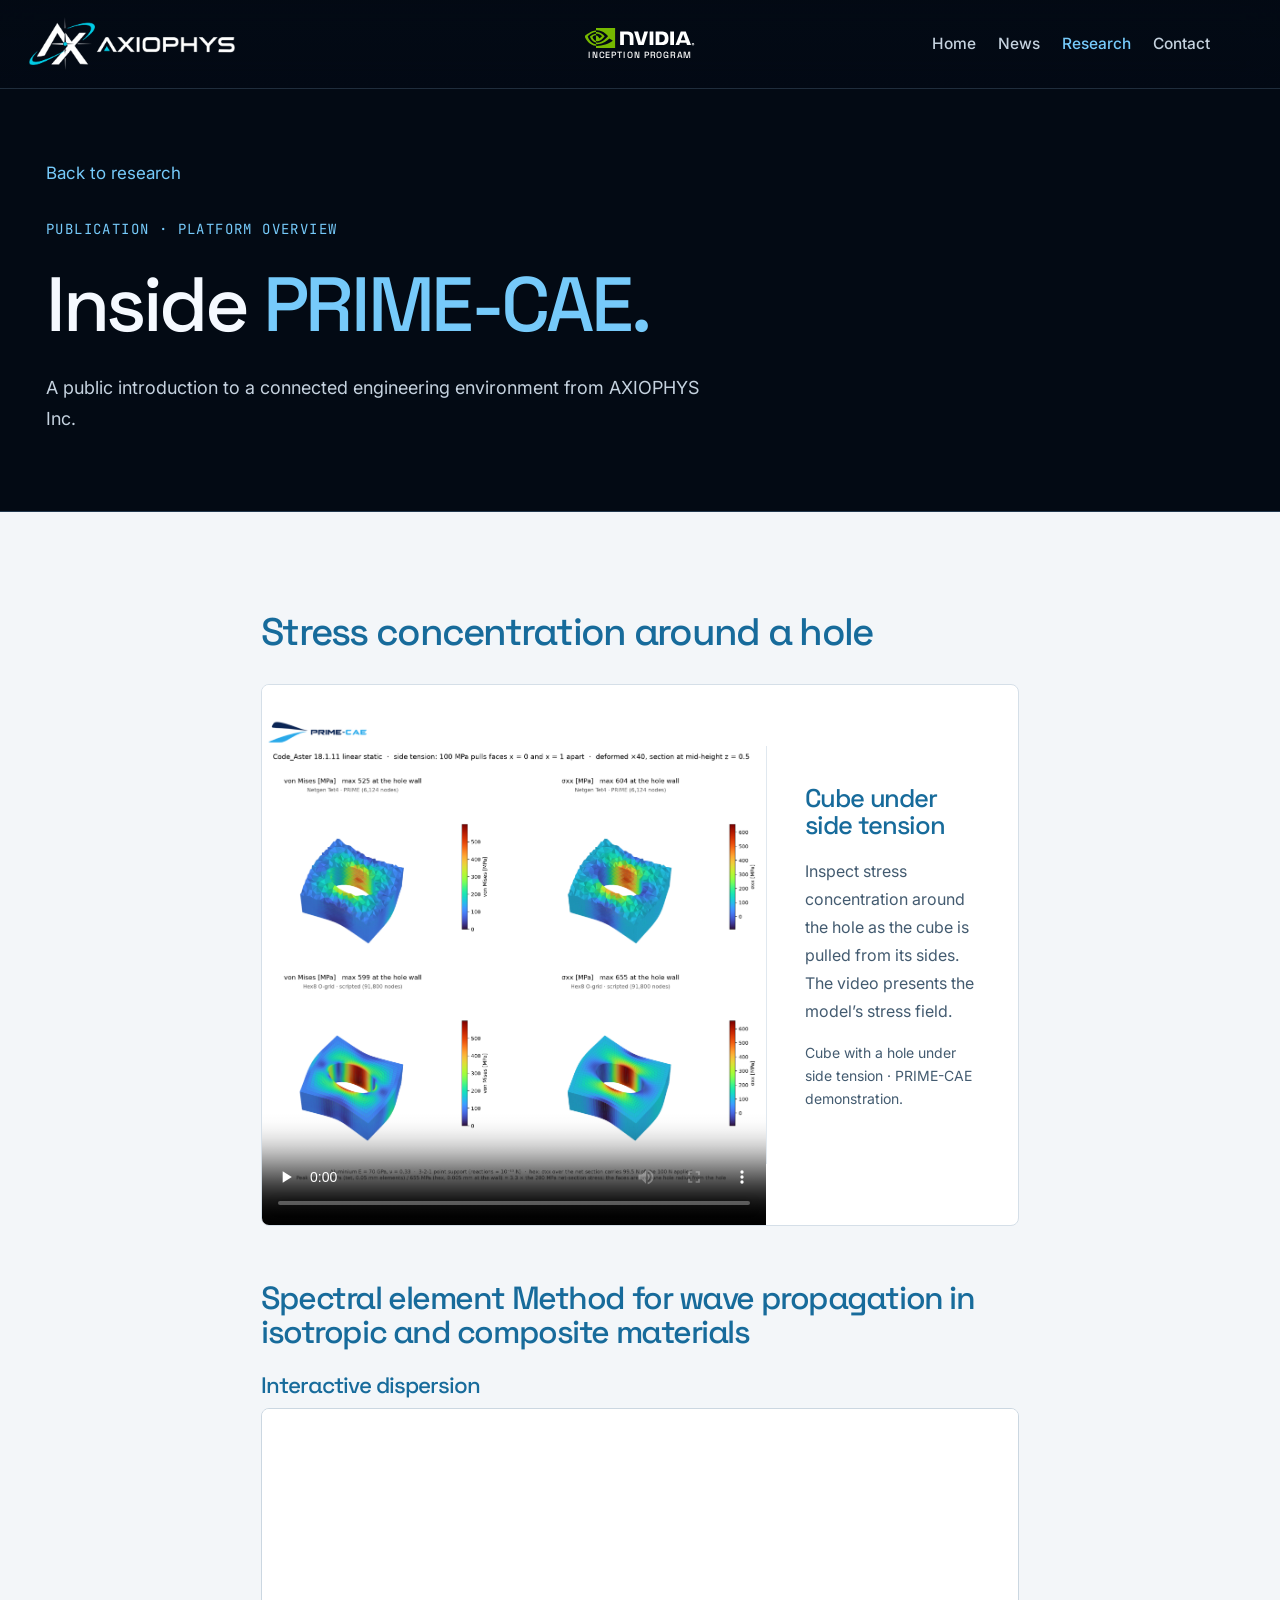
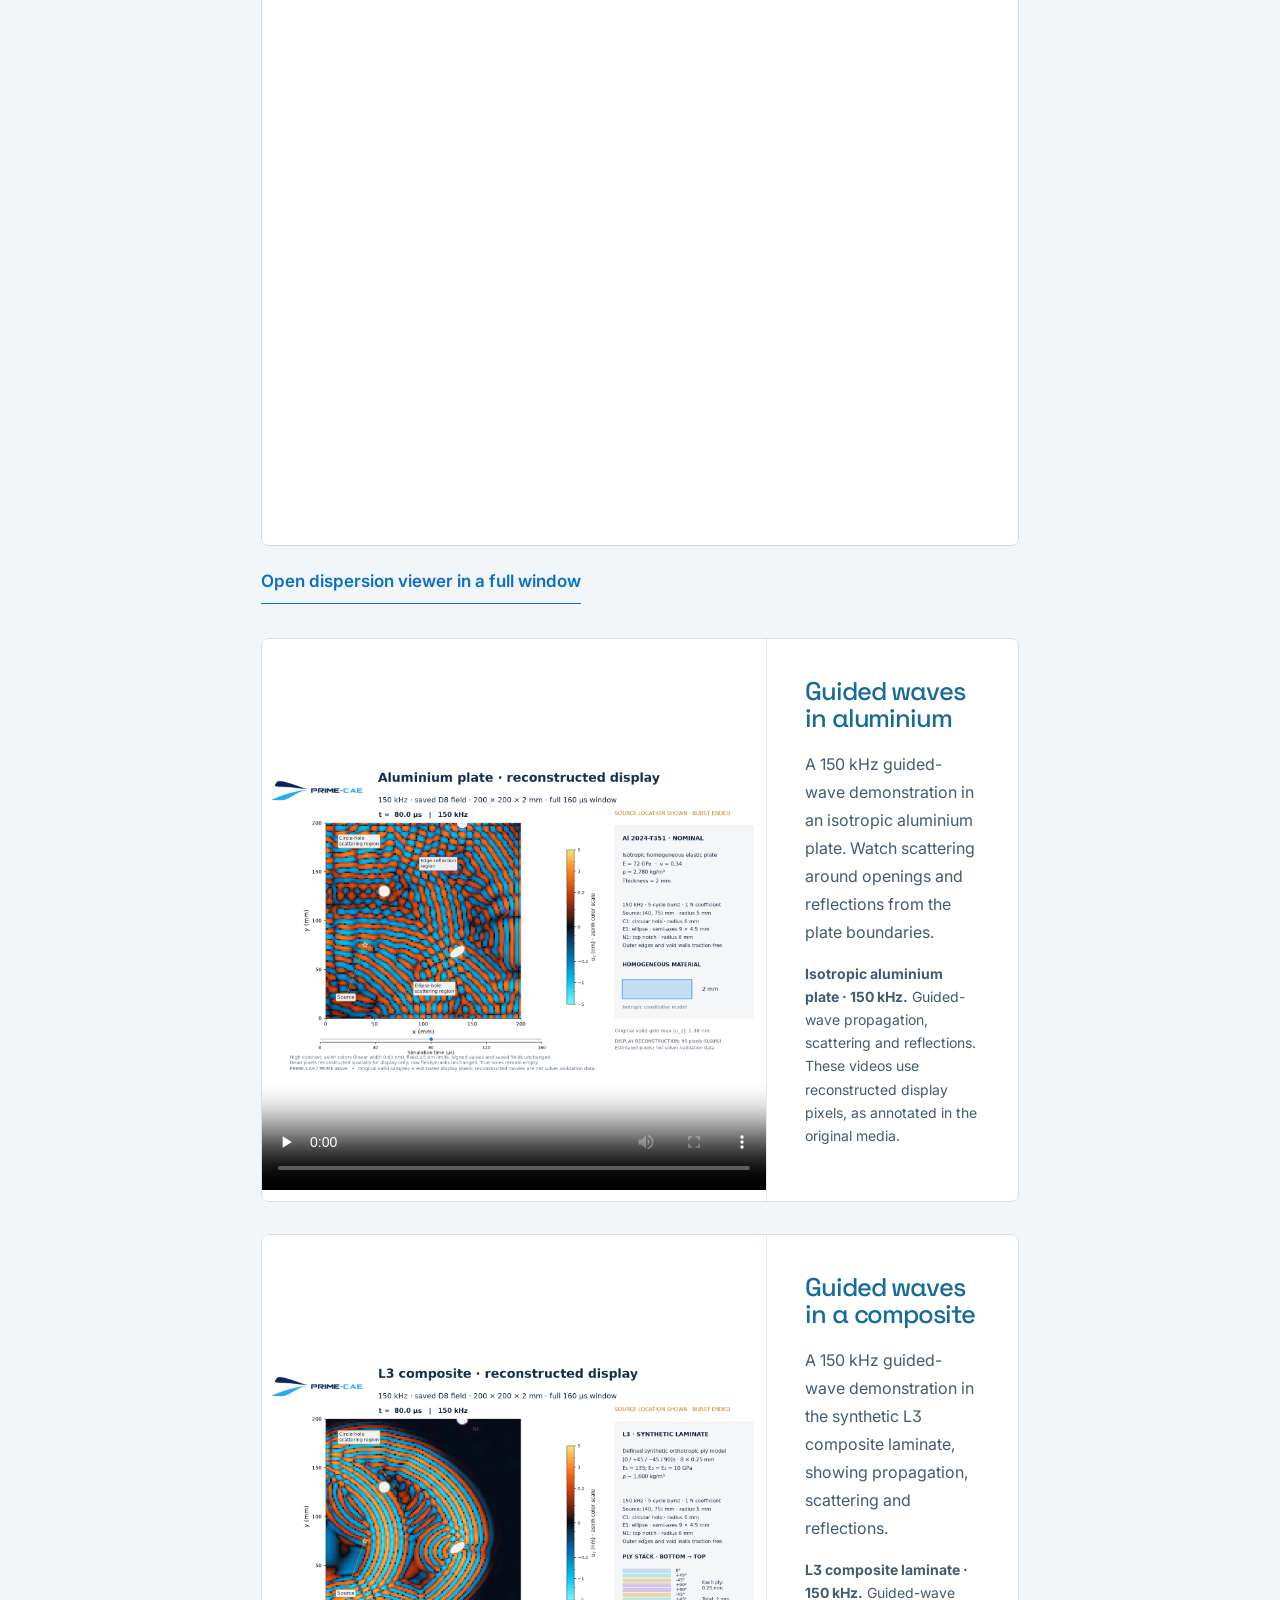
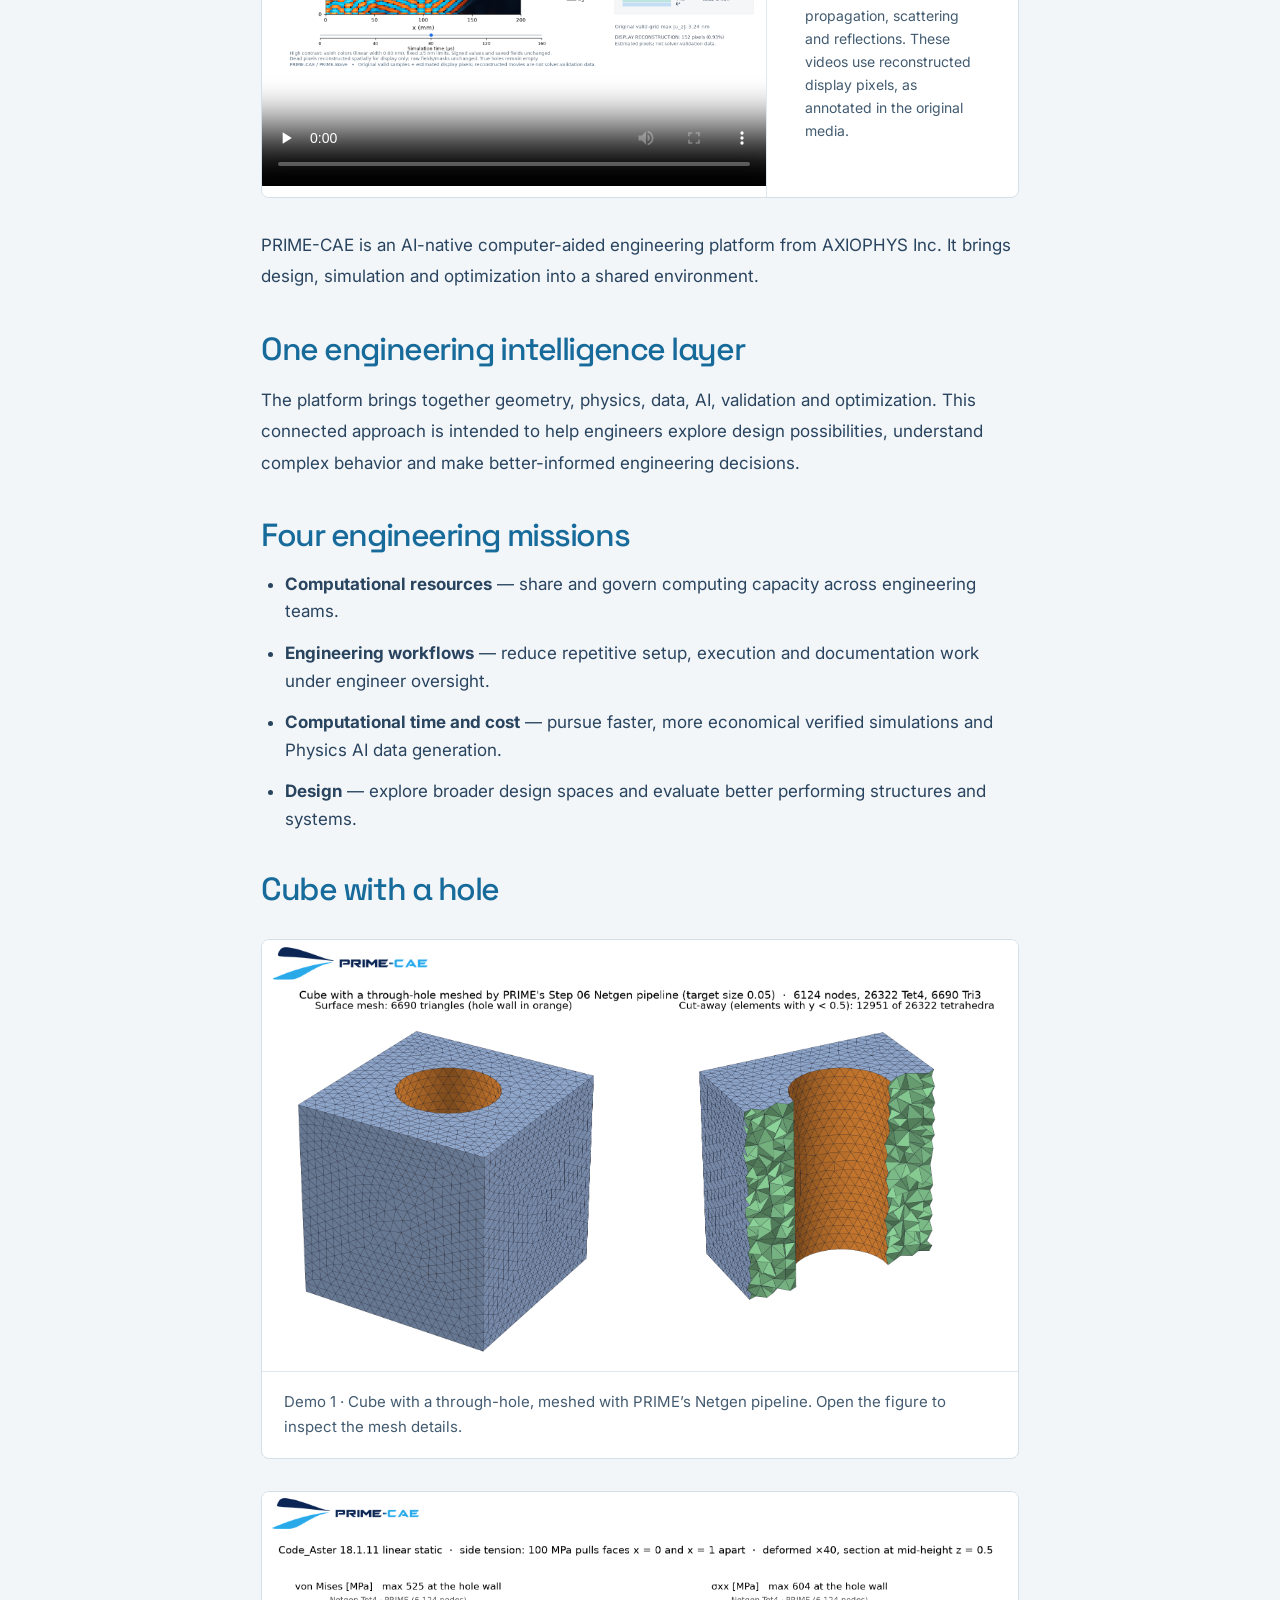
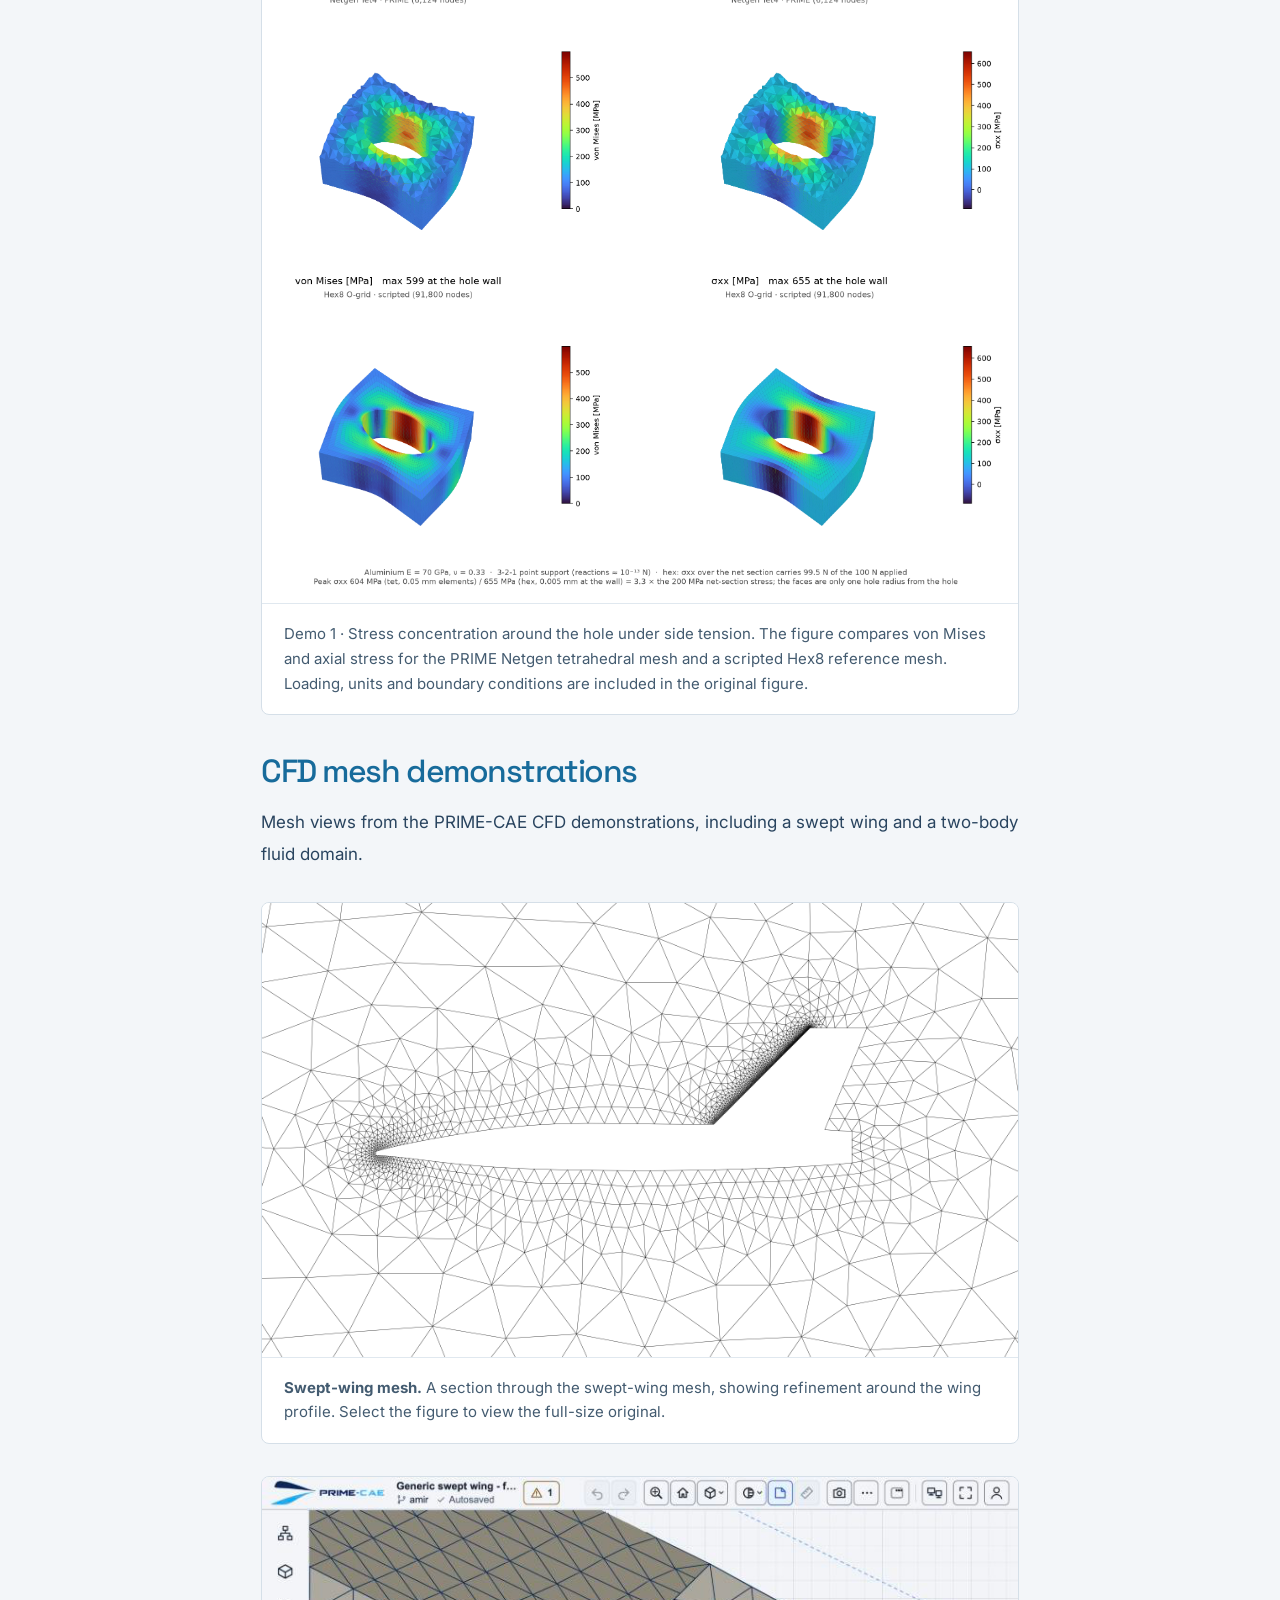
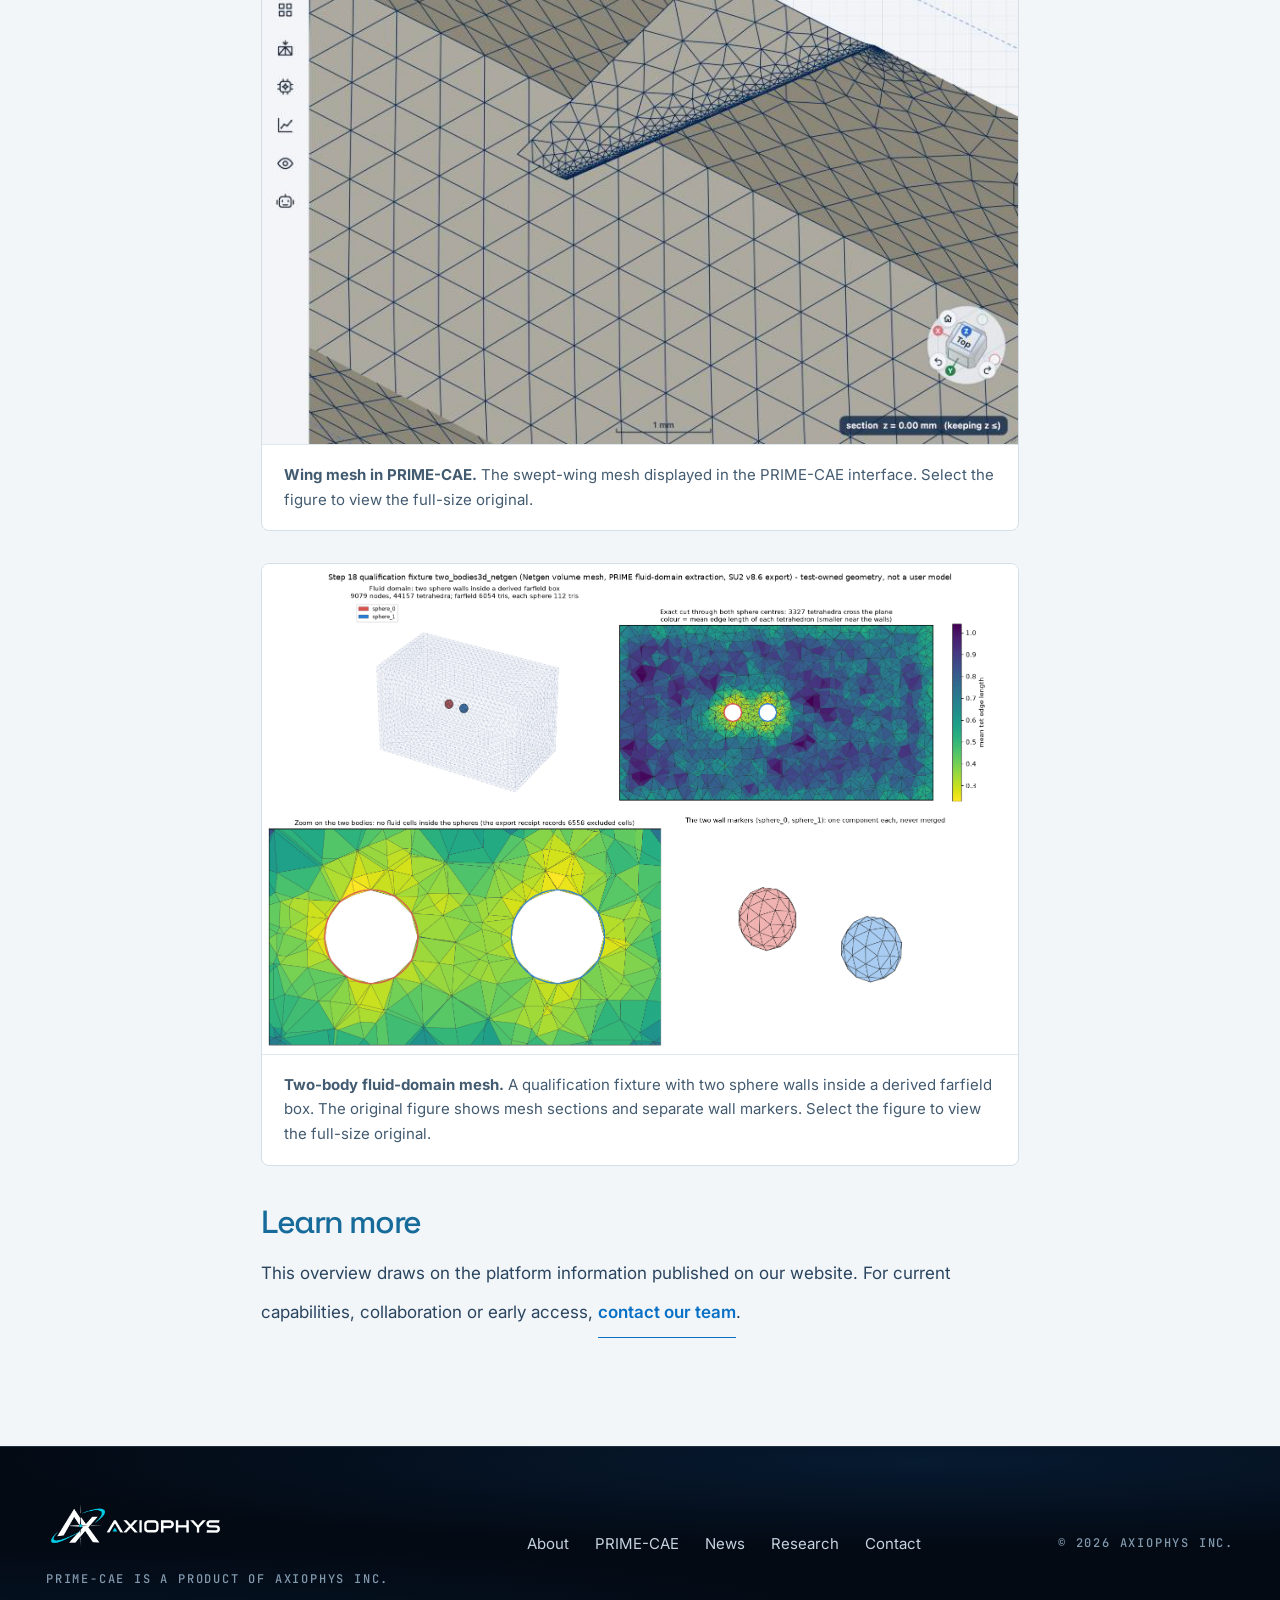
<file: prime-cae-capabilities.html>
<!doctype html><html lang="en"><head><meta charset="utf-8"><meta name="viewport" content="width=device-width,initial-scale=1"><link rel="icon" type="image/png" sizes="16x16" href="assets/axiophys-icon-16.png?v=1"><link rel="icon" type="image/png" sizes="32x32" href="assets/axiophys-icon-32.png?v=1"><link rel="icon" type="image/png" sizes="48x48" href="assets/axiophys-icon-48.png?v=1"><link rel="icon" type="image/png" sizes="192x192" href="assets/axiophys-icon-192.png?v=1"><link rel="apple-touch-icon" sizes="180x180" href="assets/axiophys-icon-180.png?v=1"><title>PRIME-CAE capabilities | AXIOPHYS</title><meta name="description" content="A public overview of the PRIME-CAE engineering platform and product family."><link rel="canonical" href="https://axiophys.com/prime-cae-capabilities.html"><meta name="theme-color" content="#030a14"><meta property="og:title" content="PRIME-CAE capabilities | AXIOPHYS"><meta property="og:description" content="A public overview of the PRIME-CAE engineering platform and product family."><meta property="og:url" content="https://axiophys.com/prime-cae-capabilities.html"><meta property="og:type" content="website"><link href="https://fonts.googleapis.com/css2?family=Space+Grotesk:wght@400;500;600&family=Inter:wght@400;500;600&family=JetBrains+Mono:wght@400;500&display=swap" rel="stylesheet"><link rel="stylesheet" href="css/tokens.css"><link rel="stylesheet" href="css/base.css"><link rel="stylesheet" href="css/layout.css"><link rel="stylesheet" href="css/components.css"><link rel="stylesheet" href="css/hero.css?v=menu-full-width-1"><link rel="stylesheet" href="css/sections.css"><link rel="stylesheet" href="css/mobile.css?v=mobile-menu-right-1"><link rel="stylesheet" href="css/axiophys.css?v=mobile-menu-right-1"><link rel="stylesheet" href="css/news.css?v=header-match-1"></head><body class="news-page"><svg xmlns="http://www.w3.org/2000/svg" width="0" height="0" aria-hidden="true" style="position:absolute;pointer-events:none"><defs><filter id="axiophys-on-dark" color-interpolation-filters="sRGB"><feColorMatrix type="matrix" values="1 -1.3944 0 0 1.1155  0 -0.26667 0 0 1.0251  0 -0.13333 0 0 1.01255  0 0 0 1 0"/></filter></defs></svg><header class="nav" id="nav" data-env="navy">
  <div class="progress" aria-hidden="true"><i id="progressBar"></i></div>
  <div class="shell nav__in">
    <a class="nav__brand" href="index.html#top" aria-label="AXIOPHYS home">
      <img class="nav__logo axiophys-logo" src="assets/axiophys-logo-transparent.png" alt="AXIOPHYS" width="1200" height="358">
      <span class="nav__sub">Engineering Technology<br>Creators of PRIME-CAE</span>
    </a>
    <div class="nav__inception">
      <!-- NVIDIA wordmark from NVIDIA-BioNeMo/bionemo-recipes. -->
      <img src="assets/nvidia-wordmark-white.svg" alt="NVIDIA" width="164" height="30">
      <span>Inception Program</span>
    </div>

    <nav class="nav__links" id="navLinks" aria-label="Primary">
      <a class="nav__a" href="https://axiophys.com/">Home</a>
      <a class="nav__a" href="news.html">News</a>
      <a class="nav__a" href="research.html" aria-current="page">Research</a>
      <a class="nav__a" href="contact.html">Contact</a>
      <span class="nav__ind" id="navInd" aria-hidden="true"></span>
    </nav>

    <div class="nav__act">
      <button class="nav__icon nav__burger" id="burger" type="button" aria-label="Open menu" aria-expanded="false" aria-controls="menu">
        <svg width="16" height="16" viewBox="0 0 24 24" fill="none" stroke="currentColor" stroke-width="1.7" stroke-linecap="round" aria-hidden="true">
          <path d="M3 7h18M3 12h18M3 17h18"/></svg>
      </button>
    </div>
  </div>
</header>

<div class="menu" id="menu" data-env="navy">
  <a href="https://axiophys.com/">Home</a>
  <a href="index.html#about">About</a>
  <a href="index.html#layer" aria-current="page">PRIME-CAE</a>
  <a href="news.html">News</a>
  <a href="research.html">Research</a>
  <a href="contact.html">Contact</a>
</div>

<main id="top"><section class="news-hero"><div class="shell"><a class="news-back" href="research.html#demo">Back to research</a><p class="news-kicker">Publication · Platform overview</p><h1>Inside <span>PRIME-CAE.</span></h1><p>A public introduction to a connected engineering environment from AXIOPHYS Inc.</p></div></section><article class="news-article"><section class="news-cube-video" aria-labelledby="cube-video-title"><h2 id="cube-video-title">Stress concentration around a hole</h2><figure class="news-demo news-media-row"><div class="news-media-visual"><video controls playsinline preload="none" poster="assets/news/PRIME-CAE_FEM_stress_concentration.jpg" aria-label="Cube with a hole under side tension"><source src="assets/news/PRIME-CAE_side_tension_demo.mp4" type="video/mp4">Your browser does not support embedded video. <a href="assets/news/PRIME-CAE_side_tension_demo.mp4">Download the cube side-tension video</a>.</video></div><figcaption class="news-media-copy"><h3>Cube under side tension</h3><p>Inspect stress concentration around the hole as the cube is pulled from its sides. The video presents the model’s stress field.</p><p class="news-media-note">Cube with a hole under side tension · PRIME-CAE demonstration.</p></figcaption></figure></section><h2 id="guided-waves">Spectral element Method for wave propagation in isotropic and composite materials</h2><div class="news-dispersion"><h3>Interactive dispersion</h3><div class="news-html-canvas"><iframe src="assets/news/dispersion.html?v=lamb-wave-12&amp;embed=1" title="PRIME-CAE interactive Lamb wave dispersion" loading="lazy" sandbox="allow-scripts allow-downloads" allow="fullscreen"></iframe></div><a class="news-link" href="assets/news/dispersion.html" target="_blank" rel="noopener">Open dispersion viewer in a full window</a></div><figure class="news-demo news-media-row"><div class="news-media-visual"><video class="news-wave-video" controls playsinline preload="none" poster="assets/news/PRIME_CAE_Al_150kHz_wave_propagation_poster_80us.png" aria-label="Guided-wave propagation in isotropic aluminium plate at 150 kHz"><source src="assets/news/PRIME_CAE_Al_150kHz_wave_propagation.mp4" type="video/mp4">Your browser does not support embedded video. <a href="assets/news/PRIME_CAE_Al_150kHz_wave_propagation.mp4">Download the guided-wave video</a>.</video></div><figcaption class="news-media-copy"><h3>Guided waves in aluminium</h3><p>A 150 kHz guided-wave demonstration in an isotropic aluminium plate. Watch scattering around openings and reflections from the plate boundaries.</p><p class="news-media-note"><strong>Isotropic aluminium plate · 150 kHz.</strong> Guided-wave propagation, scattering and reflections. These videos use reconstructed display pixels, as annotated in the original media.</p></figcaption></figure><figure class="news-demo news-media-row"><div class="news-media-visual"><video class="news-wave-video" controls playsinline preload="none" poster="assets/news/PRIME_CAE_L3_150kHz_wave_propagation_poster_80us.png" aria-label="Guided-wave propagation in l3 composite laminate at 150 kHz"><source src="assets/news/PRIME_CAE_L3_150kHz_wave_propagation.mp4" type="video/mp4">Your browser does not support embedded video. <a href="assets/news/PRIME_CAE_L3_150kHz_wave_propagation.mp4">Download the guided-wave video</a>.</video></div><figcaption class="news-media-copy"><h3>Guided waves in a composite</h3><p>A 150 kHz guided-wave demonstration in the synthetic L3 composite laminate, showing propagation, scattering and reflections.</p><p class="news-media-note"><strong>L3 composite laminate · 150 kHz.</strong> Guided-wave propagation, scattering and reflections. These videos use reconstructed display pixels, as annotated in the original media.</p></figcaption></figure><p>PRIME-CAE is an AI-native computer-aided engineering platform from AXIOPHYS Inc. It brings design, simulation and optimization into a shared environment.</p><h2>One engineering intelligence layer</h2><p>The platform brings together geometry, physics, data, AI, validation and optimization. This connected approach is intended to help engineers explore design possibilities, understand complex behavior and make better-informed engineering decisions.</p><h2>Four engineering missions</h2><ul><li><strong>Computational resources</strong> — share and govern computing capacity across engineering teams.</li><li><strong>Engineering workflows</strong> — reduce repetitive setup, execution and documentation work under engineer oversight.</li><li><strong>Computational time and cost</strong> — pursue faster, more economical verified simulations and Physics AI data generation.</li><li><strong>Design</strong> — explore broader design spaces and evaluate better performing structures and systems.</li></ul><h2 id="cube-with-hole">Cube with a hole</h2><figure class="news-demo"><a href="assets/news/PRIME-CAE_Mesh_Fine.png"><img src="assets/news/PRIME-CAE_Mesh_Fine.png" alt="Surface and cut-away views of the PRIME-CAE Netgen tetrahedral mesh" width="2101" height="1198" loading="lazy"></a><figcaption>Demo 1 · Cube with a through-hole, meshed with PRIME’s Netgen pipeline. Open the figure to inspect the mesh details.</figcaption></figure><figure class="news-demo"><a href="assets/news/PRIME-CAE_FEM_stress_concentration.jpg"><img src="assets/news/PRIME-CAE_FEM_stress_concentration.jpg" alt="Stress concentration around the cube’s hole under side tension, showing von Mises and axial stress for tetrahedral and hexahedral meshes" loading="lazy"></a><figcaption>Demo 1 · Stress concentration around the hole under side tension. The figure compares von Mises and axial stress for the PRIME Netgen tetrahedral mesh and a scripted Hex8 reference mesh. Loading, units and boundary conditions are included in the original figure.</figcaption></figure><h2 id="cfd-mesh">CFD mesh demonstrations</h2><p>Mesh views from the PRIME-CAE CFD demonstrations, including a swept wing and a two-body fluid domain.</p><figure class="news-demo"><a href="assets/news/cfd-wing-mesh.png"><img src="assets/news/cfd-wing-mesh.png" alt="Swept-wing mesh" loading="lazy"></a><figcaption><strong>Swept-wing mesh.</strong> A section through the swept-wing mesh, showing refinement around the wing profile. Select the figure to view the full-size original.</figcaption></figure><figure class="news-demo"><a href="assets/news/cfd-wing-interface.png"><img src="assets/news/cfd-wing-interface.png" alt="Wing mesh in PRIME-CAE" loading="lazy"></a><figcaption><strong>Wing mesh in PRIME-CAE.</strong> The swept-wing mesh displayed in the PRIME-CAE interface. Select the figure to view the full-size original.</figcaption></figure><figure class="news-demo"><a href="assets/news/cfd-fluid-domain.png"><img src="assets/news/cfd-fluid-domain.png" alt="Two-body fluid-domain mesh" loading="lazy"></a><figcaption><strong>Two-body fluid-domain mesh.</strong> A qualification fixture with two sphere walls inside a derived farfield box. The original figure shows mesh sections and separate wall markers. Select the figure to view the full-size original.</figcaption></figure><h2>Learn more</h2><p>This overview draws on the platform information published on our website. For current capabilities, collaboration or early access, <a class="news-link" href="contact.html">contact our team</a>.</p></article></main><footer class="foot env" id="company" data-env="navy">
  <div class="shell foot__in">
    <div>
      <img class="foot__logo axiophys-logo" src="assets/axiophys-logo-transparent.png" alt="AXIOPHYS" width="1200" height="358">
      <p class="t-micro" style="margin-top:var(--s-4)">PRIME-CAE is a product of AXIOPHYS Inc.</p>
    </div>
    <nav class="foot__links" aria-label="Footer"><a href="index.html#about">About</a> <a href="index.html#layer">PRIME-CAE</a> <a href="news.html">News</a> <a href="research.html">Research</a> <a href="contact.html">Contact</a></nav>
    <span class="t-micro">© <span id="year">2026</span> AXIOPHYS Inc.</span>
  </div>
</footer><script type="module" src="js/site-page.js"></script></body></html>
</file>
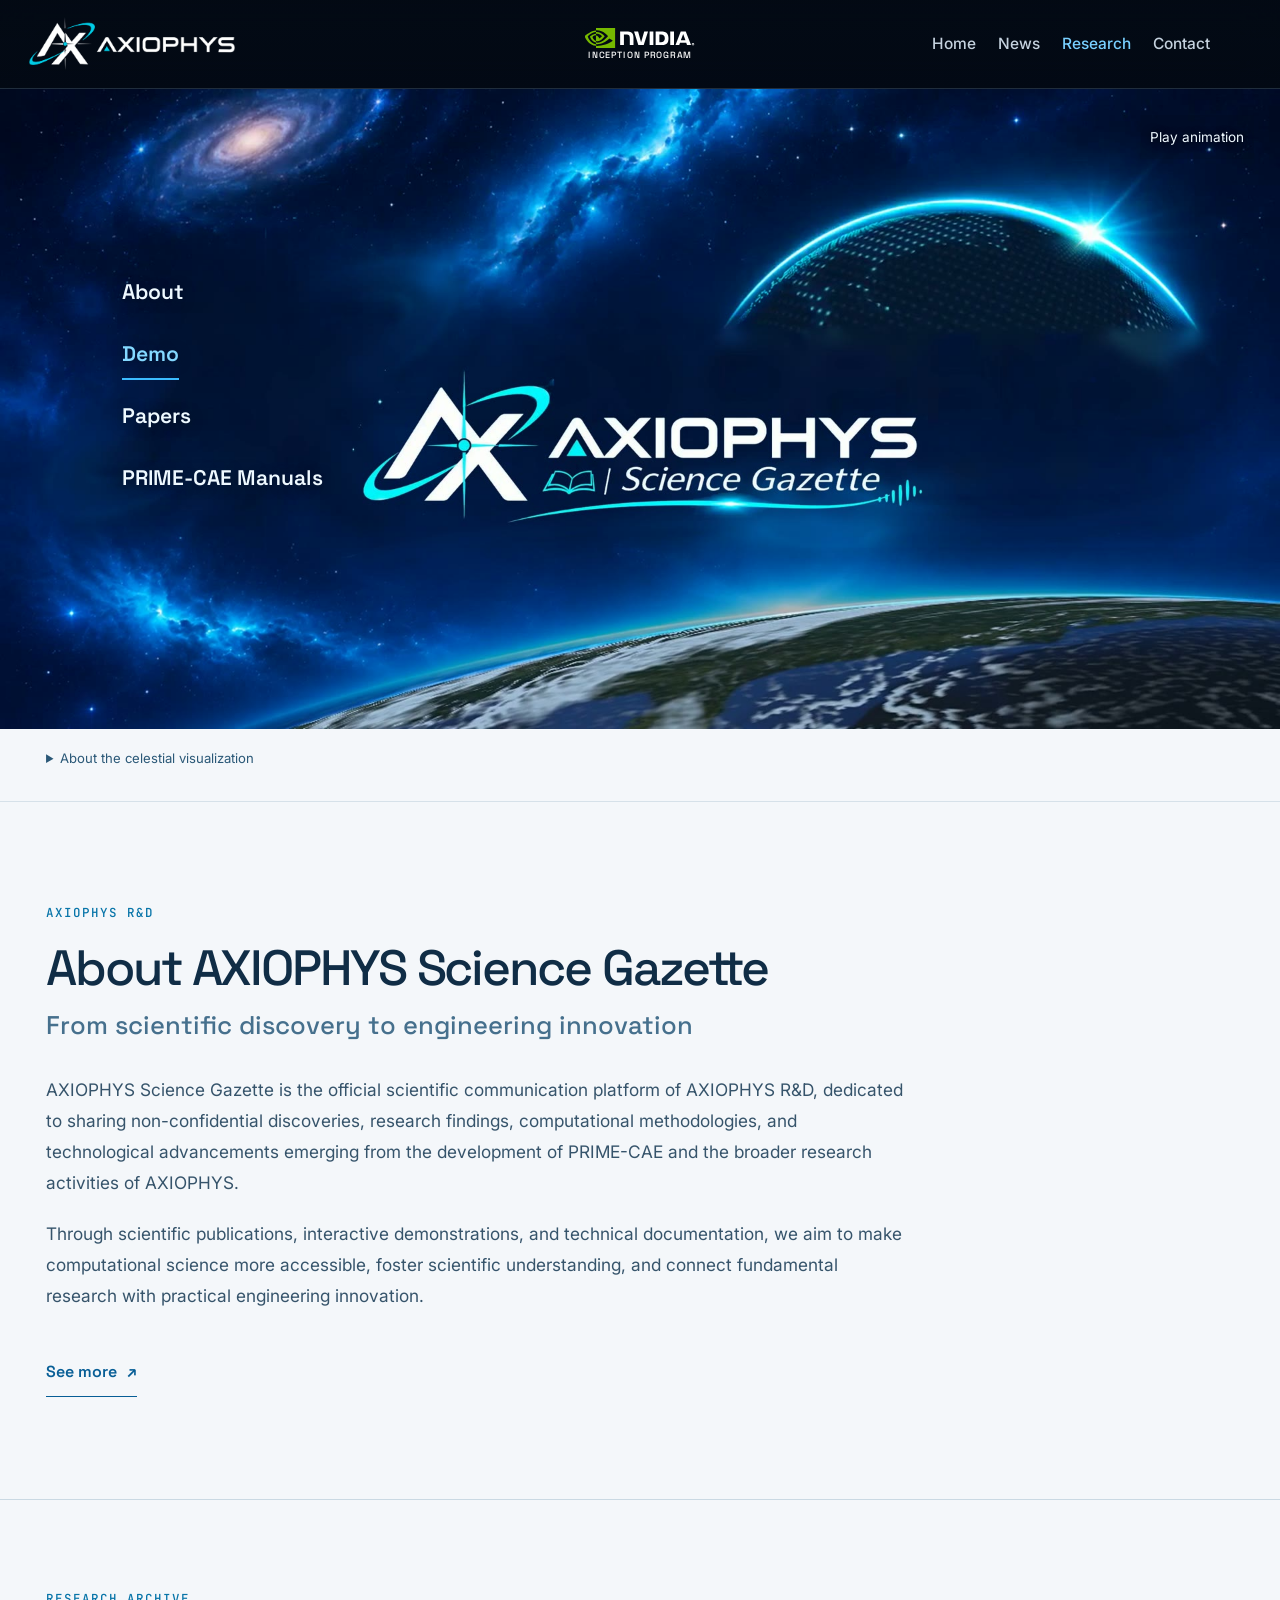
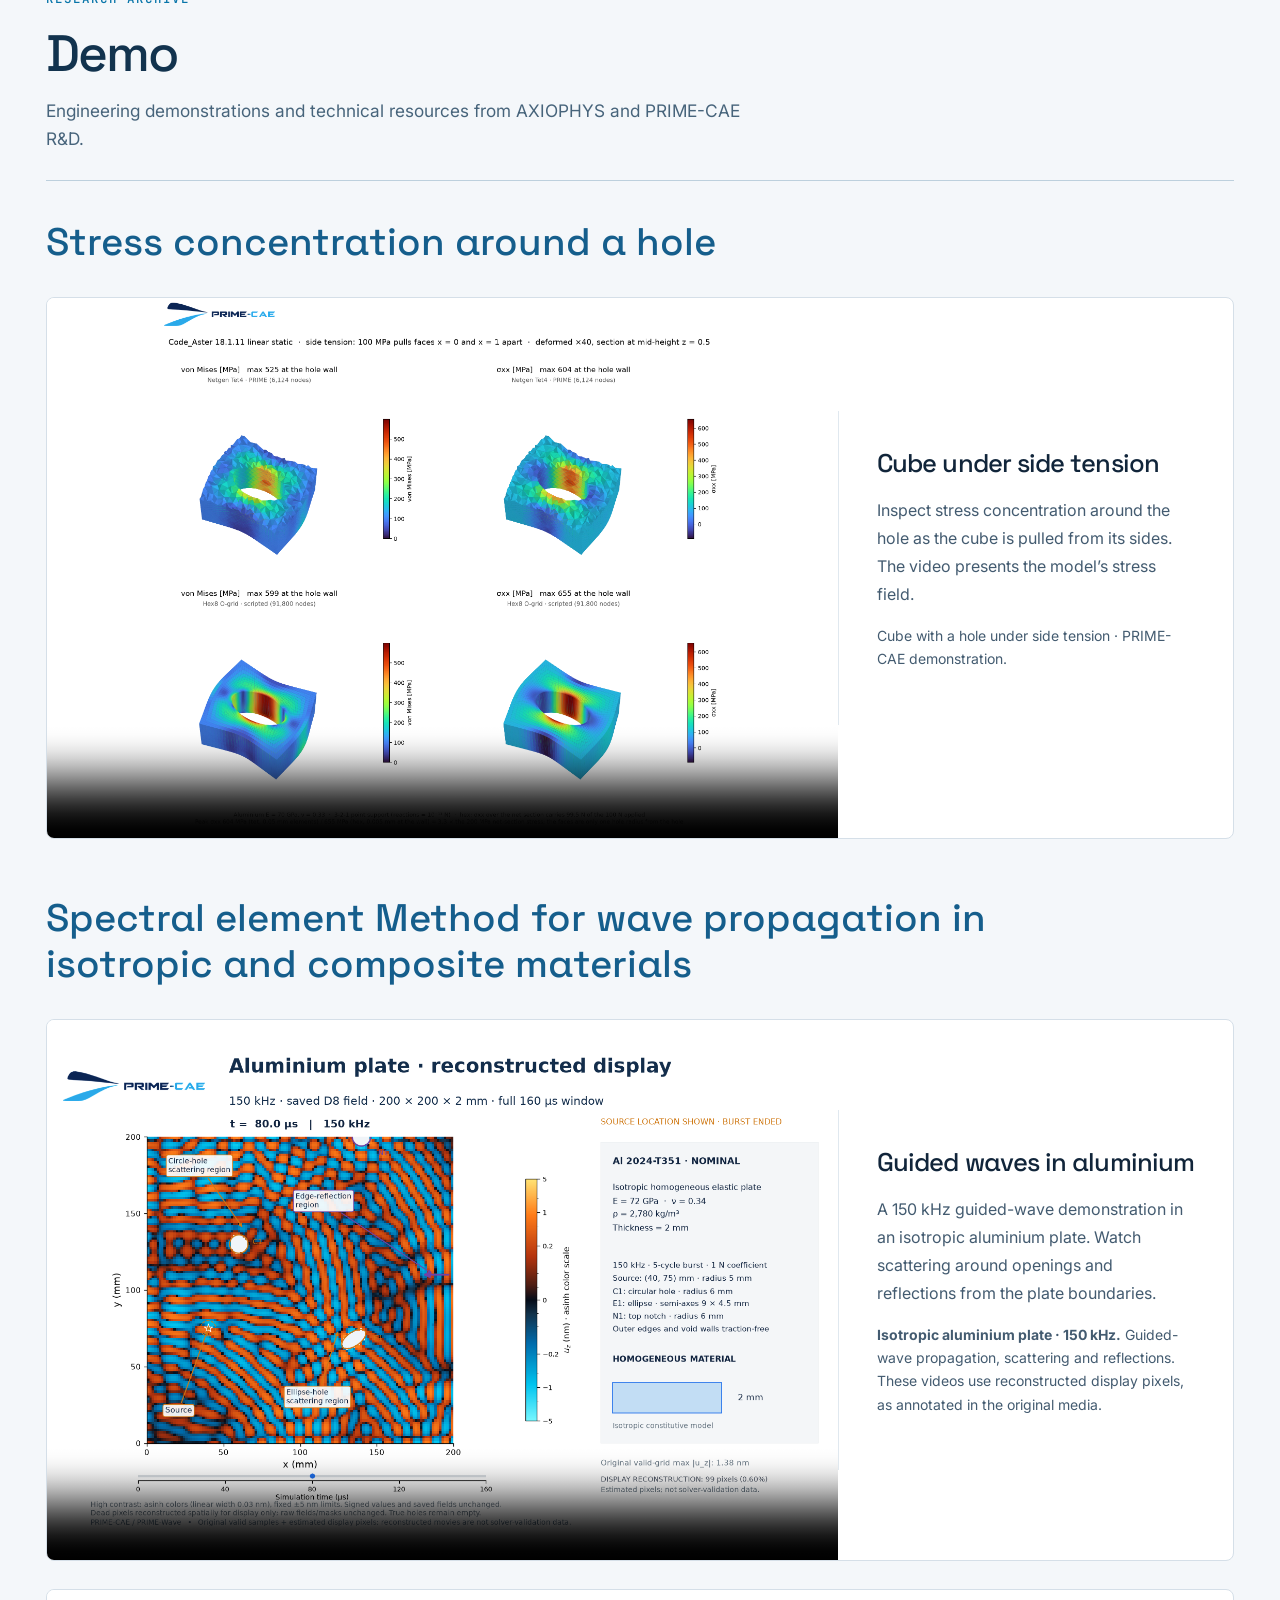
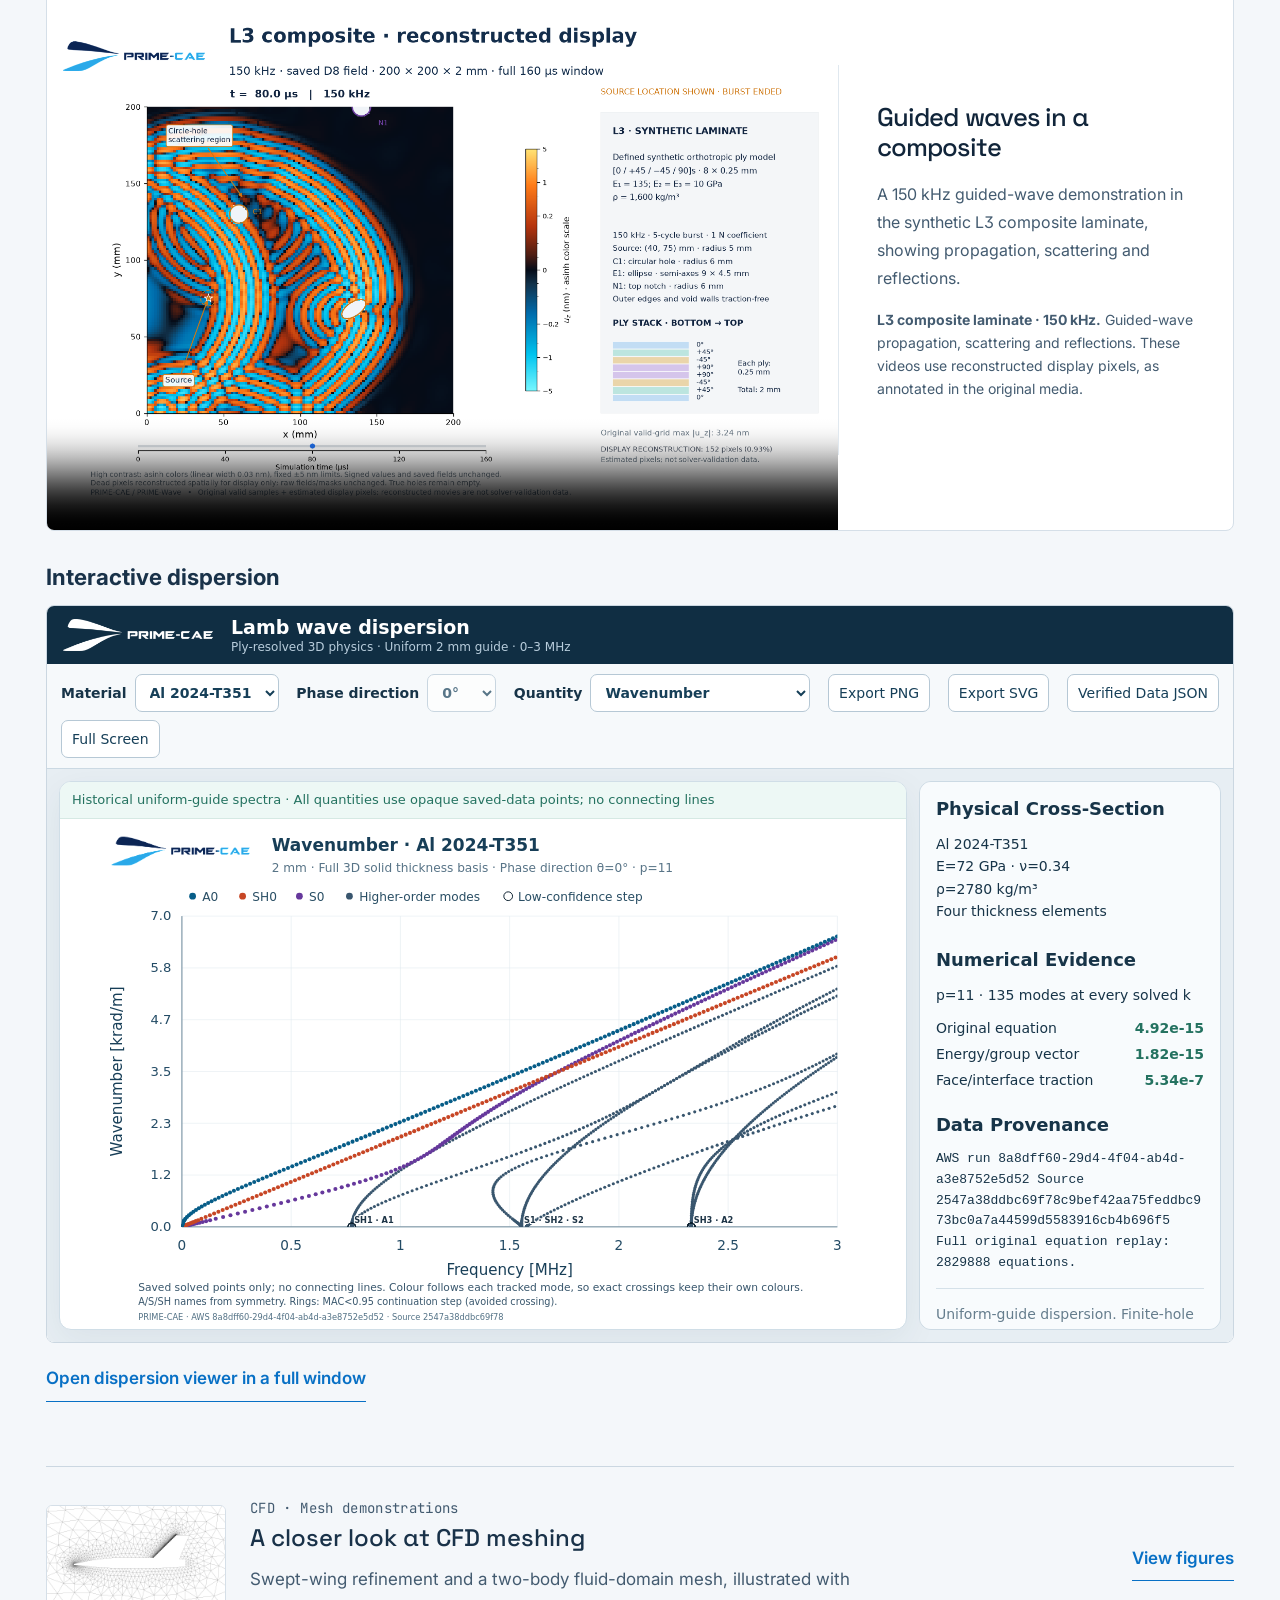
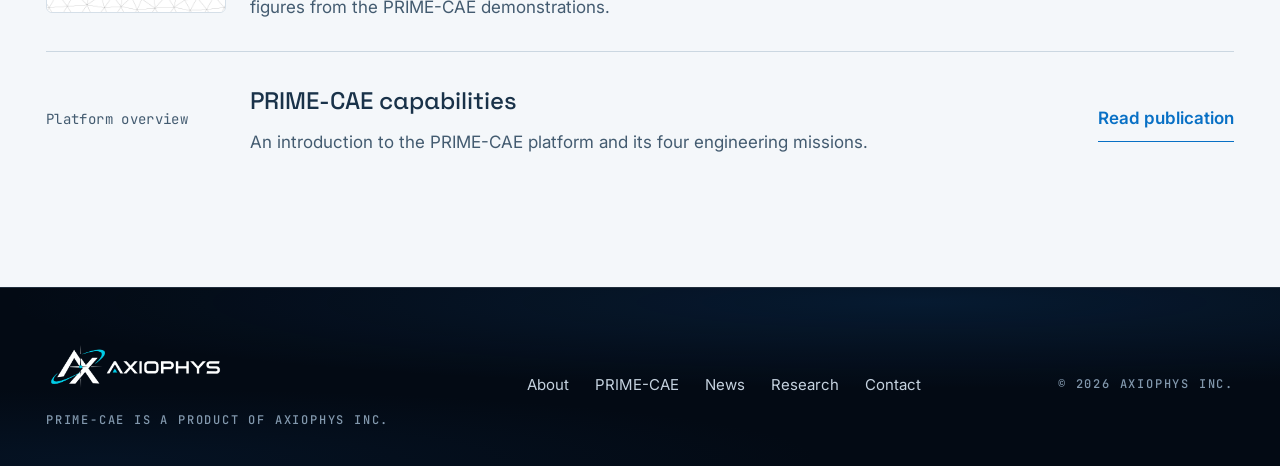
<file: research.html>
<!doctype html><html lang="en"><head><meta charset="utf-8"><meta name="viewport" content="width=device-width,initial-scale=1"><link rel="icon" type="image/png" sizes="16x16" href="assets/axiophys-icon-16.png?v=1"><link rel="icon" type="image/png" sizes="32x32" href="assets/axiophys-icon-32.png?v=1"><link rel="icon" type="image/png" sizes="48x48" href="assets/axiophys-icon-48.png?v=1"><link rel="icon" type="image/png" sizes="192x192" href="assets/axiophys-icon-192.png?v=1"><link rel="apple-touch-icon" sizes="180x180" href="assets/axiophys-icon-180.png?v=1"><script>if ('scrollRestoration' in history) history.scrollRestoration='manual';addEventListener('pageshow',function(){if(!location.hash)scrollTo({top:0,left:0,behavior:'instant'})});</script><title>AXIOPHYS Science Gazette | Research &amp; Scientific Publications</title><meta name="description" content="Explore AXIOPHYS Science Gazette, the scientific communication platform of AXIOPHYS R&amp;D, featuring computational science, engineering demonstrations, research papers and PRIME-CAE manuals."><link rel="canonical" href="https://axiophys.com/research.html"><meta name="theme-color" content="#030a14"><meta property="og:title" content="AXIOPHYS Science Gazette | Research &amp; Scientific Publications"><meta property="og:description" content="Explore AXIOPHYS Science Gazette, the scientific communication platform of AXIOPHYS R&amp;D, featuring computational science, engineering demonstrations, research papers and PRIME-CAE manuals."><meta property="og:url" content="https://axiophys.com/research.html"><meta property="og:type" content="website"><meta property="og:image" content="https://axiophys.com/media/gazette/science-gazette-poster.jpg"><link href="https://fonts.googleapis.com/css2?family=Space+Grotesk:wght@400;500;600&family=Inter:wght@400;500;600&family=JetBrains+Mono:wght@400;500&display=swap" rel="stylesheet"><link rel="stylesheet" href="css/tokens.css"><link rel="stylesheet" href="css/base.css"><link rel="stylesheet" href="css/layout.css"><link rel="stylesheet" href="css/components.css"><link rel="stylesheet" href="css/hero.css?v=menu-full-width-1"><link rel="stylesheet" href="css/sections.css"><link rel="stylesheet" href="css/mobile.css?v=mobile-menu-right-1"><link rel="stylesheet" href="css/axiophys.css?v=hero-rail-1"><link rel="stylesheet" href="css/news.css?v=header-match-1"><link rel="stylesheet" href="css/research.css?v=17"></head><body class="gazette-page"><svg xmlns="http://www.w3.org/2000/svg" width="0" height="0" aria-hidden="true" style="position:absolute;pointer-events:none"><defs><filter id="axiophys-on-dark" color-interpolation-filters="sRGB"><feColorMatrix type="matrix" values="1 -1.3944 0 0 1.1155  0 -0.26667 0 0 1.0251  0 -0.13333 0 0 1.01255  0 0 0 1 0"/></filter></defs></svg><header class="nav" id="nav" data-env="navy">
  <div class="progress" aria-hidden="true"><i id="progressBar"></i></div>
  <div class="shell nav__in">
    <a class="nav__brand" href="https://axiophys.com/" aria-label="AXIOPHYS home">
      <img class="nav__logo axiophys-logo" src="assets/axiophys-logo-transparent.png" alt="AXIOPHYS" width="1200" height="358">
      <span class="nav__sub">Engineering Technology<br>Creators of PRIME-CAE</span>
    </a>
    <div class="nav__inception">
      <!-- NVIDIA wordmark from NVIDIA-BioNeMo/bionemo-recipes. -->
      <img src="assets/nvidia-wordmark-white.svg" alt="NVIDIA" width="164" height="30">
      <span>Inception Program</span>
    </div>

    <nav class="nav__links" id="navLinks" aria-label="Primary">
      <a class="nav__a" href="https://axiophys.com/">Home</a>
      <a class="nav__a" href="news.html">News</a>
      <a class="nav__a" href="research.html" aria-current="page">Research</a>
      <a class="nav__a" href="contact.html">Contact</a>
      <span class="nav__ind" id="navInd" aria-hidden="true"></span>
    </nav>

    <div class="nav__act">
      <button class="nav__icon nav__burger" id="burger" type="button" aria-label="Open menu" aria-expanded="false" aria-controls="menu">
        <svg width="16" height="16" viewBox="0 0 24 24" fill="none" stroke="currentColor" stroke-width="1.7" stroke-linecap="round" aria-hidden="true">
          <path d="M3 7h18M3 12h18M3 17h18"/></svg>
      </button>
    </div>
  </div>
</header>
<div class="menu" id="menu" data-env="navy">
  <a href="https://axiophys.com/">Home</a>
  <a href="index.html#about">About</a>
  <a href="index.html#layer">PRIME-CAE</a>
  <a href="news.html">News</a>
  <a href="research.html" aria-current="page">Research</a>
  <a href="contact.html">Contact</a>
</div><main id="top">
<section class="gazette-hero" aria-label="AXIOPHYS Science Gazette visual introduction"><div class="gazette-hero__frame">
<video id="gazette-film" muted loop playsinline preload="metadata" poster="media/gazette/science-gazette-poster.jpg" aria-label="Artistic visualization of Earth, a spiral galaxy, and the AXIOPHYS Science Gazette logo">
<source src="media/gazette/science-gazette-mobile.mp4" type="video/mp4" media="(max-width:700px)"><source src="media/gazette/science-gazette-desktop.mp4" type="video/mp4"></video>

<button class="gazette-hero__play" type="button" data-gazette-toggle aria-label="Play animation">Play animation</button></div></section>
<nav class="gazette-categories" aria-label="AXIOPHYS Science Gazette sections"><a class="gazette-categories__about" href="#about-gazette">About</a><a href="#demo" data-gazette-tab="demo" aria-current="true">Demo</a><a href="#papers" data-gazette-tab="papers">Papers</a><a href="#manuals" data-gazette-tab="manuals">PRIME-CAE Manuals</a></nav>
<details class="gazette-credit shell"><summary>About the celestial visualization</summary><p>This independently produced artistic visualization depicts a computationally rendered Earth and spiral galaxy in slow motion. Earth imagery is informed by NASA’s <a href="https://science.nasa.gov/earth/earth-observatory/blue-marble-next-generation/">Blue Marble: Next Generation</a>. Specific source-image provenance for the finished animation has not been independently confirmed. The animation uses simplified motion and synthetic atmospheric effects. It is not real-time astronomical footage or a physical simulation. NASA did not produce or endorse this animation.</p><p>Scientific references: <a href="https://science.nasa.gov/learn/basics-of-space-flight/chapter2-1/">NASA reference systems</a> · <a href="https://science.nasa.gov/missions/hubble/hubble-comes-face-to-face-with-spirals-arms/">spiral galaxy structure</a> · <a href="https://www.nasa.gov/nasa-brand-center/images-and-media/">NASA media usage</a>.</p></details>
<article class="gazette-intro shell" id="about-gazette"><p class="gazette-eyebrow">AXIOPHYS R&amp;D</p><h1>About AXIOPHYS Science Gazette</h1><h2>From scientific discovery to engineering innovation</h2><p>AXIOPHYS Science Gazette is the official scientific communication platform of AXIOPHYS R&amp;D, dedicated to sharing non-confidential discoveries, research findings, computational methodologies, and technological advancements emerging from the development of PRIME-CAE and the broader research activities of AXIOPHYS.</p><p>Through scientific publications, interactive demonstrations, and technical documentation, we aim to make computational science more accessible, foster scientific understanding, and connect fundamental research with practical engineering innovation.</p><a class="gazette-link" href="about-science-gazette.html">See more <span aria-hidden="true">↗</span></a></article>
<section class="gazette-browser shell" aria-label="Research archive"><section id="demo" data-gazette-panel="demo"><div class="gazette-section-head"><p class="gazette-eyebrow">Research archive</p><h2>Demo</h2><p>Engineering demonstrations and technical resources from AXIOPHYS and PRIME-CAE R&amp;D.</p></div>
<section aria-labelledby="cube-video-title" class="news-cube-video"><h2 id="cube-video-title">Stress concentration around a hole</h2><figure class="news-demo news-media-row"><div class="news-media-visual"><video aria-label="Cube with a hole under side tension" controls="" playsinline="" poster="assets/news/PRIME-CAE_FEM_stress_concentration.jpg" preload="none"><source src="assets/news/PRIME-CAE_side_tension_demo.mp4" type="video/mp4"/>Your browser does not support embedded video. <a href="assets/news/PRIME-CAE_side_tension_demo.mp4">Download the cube side-tension video</a>.</video></div><figcaption class="news-media-copy"><h3>Cube under side tension</h3><p>Inspect stress concentration around the hole as the cube is pulled from its sides. The video presents the model’s stress field.</p><p class="news-media-note">Cube with a hole under side tension · PRIME-CAE demonstration.</p></figcaption></figure></section>
<section aria-label="Guided waves and dispersion" class="news-wave-feature"><h2 id="guided-waves">Spectral element Method for wave propagation in isotropic and composite materials</h2><figure class="news-demo news-media-row"><div class="news-media-visual"><video aria-label="Guided-wave propagation in isotropic aluminium plate at 150 kHz" class="news-wave-video" controls="" playsinline="" poster="assets/news/PRIME_CAE_Al_150kHz_wave_propagation_poster_80us.png" preload="none"><source src="assets/news/PRIME_CAE_Al_150kHz_wave_propagation.mp4" type="video/mp4"/>Your browser does not support embedded video. <a href="assets/news/PRIME_CAE_Al_150kHz_wave_propagation.mp4">Download the guided-wave video</a>.</video></div><figcaption class="news-media-copy"><h3>Guided waves in aluminium</h3><p>A 150 kHz guided-wave demonstration in an isotropic aluminium plate. Watch scattering around openings and reflections from the plate boundaries.</p><p class="news-media-note"><strong>Isotropic aluminium plate · 150 kHz.</strong> Guided-wave propagation, scattering and reflections. These videos use reconstructed display pixels, as annotated in the original media.</p></figcaption></figure><figure class="news-demo news-media-row"><div class="news-media-visual"><video aria-label="Guided-wave propagation in l3 composite laminate at 150 kHz" class="news-wave-video" controls="" playsinline="" poster="assets/news/PRIME_CAE_L3_150kHz_wave_propagation_poster_80us.png" preload="none"><source src="assets/news/PRIME_CAE_L3_150kHz_wave_propagation.mp4" type="video/mp4"/>Your browser does not support embedded video. <a href="assets/news/PRIME_CAE_L3_150kHz_wave_propagation.mp4">Download the guided-wave video</a>.</video></div><figcaption class="news-media-copy"><h3>Guided waves in a composite</h3><p>A 150 kHz guided-wave demonstration in the synthetic L3 composite laminate, showing propagation, scattering and reflections.</p><p class="news-media-note"><strong>L3 composite laminate · 150 kHz.</strong> Guided-wave propagation, scattering and reflections. These videos use reconstructed display pixels, as annotated in the original media.</p></figcaption></figure><div class="news-dispersion"><h3>Interactive dispersion</h3><div class="news-html-canvas"><iframe allow="fullscreen" loading="lazy" sandbox="allow-scripts allow-downloads" src="assets/news/dispersion.html?v=lamb-wave-12&amp;embed=1" title="PRIME-CAE interactive Lamb wave dispersion"></iframe></div><a class="news-link" href="assets/news/dispersion.html" rel="noopener" target="_blank">Open dispersion viewer in a full window</a></div></section>
<article class="news-entry" data-news-category="publication"><a class="news-entry__thumbnail" href="prime-cae-capabilities.html#cfd-mesh"><img alt="Refined mesh surrounding a swept-wing section" loading="lazy" src="assets/news/cfd-wing-mesh.png"/></a><div><p class="news-meta">CFD · Mesh demonstrations</p><h3><a href="prime-cae-capabilities.html#cfd-mesh">A closer look at CFD meshing</a></h3><p>Swept-wing refinement and a two-body fluid-domain mesh, illustrated with figures from the PRIME-CAE demonstrations.</p></div><a class="news-link" href="prime-cae-capabilities.html#cfd-mesh">View figures</a></article>
<article class="news-entry" data-news-category="publication"><p class="news-meta">Platform overview</p><div><h3><a href="prime-cae-capabilities.html">PRIME-CAE capabilities</a></h3><p>An introduction to the PRIME-CAE platform and its four engineering missions.</p></div><a class="news-link" href="prime-cae-capabilities.html">Read publication</a></article>
</section><section id="papers" data-gazette-panel="papers" hidden><div class="gazette-empty"><p class="gazette-eyebrow">Research archive</p><h2>Research Papers</h2><p>Scientific publications from AXIOPHYS R&amp;D will appear here as they become available.</p></div></section><section id="manuals" data-gazette-panel="manuals" hidden><div class="gazette-empty"><p class="gazette-eyebrow">Research archive</p><h2>PRIME-CAE Manuals</h2><p>Technical documentation, engineering workflows, and software manuals will be published here as they become available.</p></div></section></section></main><footer class="foot env" id="company" data-env="navy">
  <div class="shell foot__in">
    <div>
      <img class="foot__logo axiophys-logo" src="assets/axiophys-logo-transparent.png" alt="AXIOPHYS" width="1200" height="358">
      <p class="t-micro" style="margin-top:var(--s-4)">PRIME-CAE is a product of AXIOPHYS Inc.</p>
    </div>
    <nav class="foot__links" aria-label="Footer"><a href="index.html#about">About</a> <a href="index.html#layer">PRIME-CAE</a> <a href="news.html">News</a> <a href="research.html">Research</a> <a href="contact.html">Contact</a></nav>
    <span class="t-micro">© <span id="year">2026</span> AXIOPHYS Inc.</span>
  </div>
</footer><script type="module" src="js/research.js?v=4"></script></body></html>
</file>
<file: css/tokens.css>
/* ============================================================================
   PRIME-CAE · design tokens
   ----------------------------------------------------------------------------
   Two layers:
     1. a fixed palette and type/space scale (:root)
     2. four ENVIRONMENTS — navy, sky, ice, white — each of which republishes a
        complete --env-* contract. Components never name a colour directly; they
        inherit the environment they happen to sit in, so a panel, a chart axis
        and a caption all re-tune themselves when the background changes.
   ========================================================================== */
:root{
  /* ---------------------------------------------------------- palette --- */
  --navy-990:#020710;
  --navy-950:#030A14;
  --navy-900:#061120;
  --navy-850:#08182A;
  --navy-800:#0A2037;
  --navy-700:#0E2C48;
  --navy-600:#134064;

  --sky-800:#0C63A8;
  --sky-700:#1E7FC4;
  --sky-600:#3AA0E4;
  --sky-500:#57B9F5;
  --sky-400:#76CAFA;
  --sky-300:#A4DCFA;
  --sky-200:#C4E8FC;
  --sky-100:#D4F0FF;

  --ice-200:#DDEBF5;
  --ice-100:#EAF5FC;
  --ice-50:#F0F6FA;
  --paper:#F7FAFD;
  --white:#FFFFFF;

  --prime-blue:#087FE8;         /* active engineering state              */
  --prime-lift:#4AA9FF;         /* the same, lifted for dark grounds     */
  --prime-cyan:#22C9D4;         /* AI / learned response / data transfer */
  --prime-navy:#0F204B;         /* brand navy from the lockup            */

  /* status — only ever used for engineering state ---------------------- */
  --pass-l:#12885F;  --warn-l:#A9710A;  --fail-l:#C4342F;
  --pass-d:#35D39A;  --warn-d:#E8B23A;  --fail-d:#F0605A;

  /* field ramp — identical in every environment, because it carries data */
  --f0:#0B245C; --f1:#1464CD; --f2:#29C8E0; --f3:#7EE2A8; --f4:#F0B429; --f5:#FF5454;

  /* ------------------------------------------------- text ink families - */
  --tod-1:#F5F9FF;  --tod-2:#C5D2DF;  --tod-3:#91A5B9;  --tod-4:#8298AD;
  --tol-1:#07182B;  --tol-2:#29445F;  --tol-3:#58718A;  --tol-4:#6E8398;

  /* ------------------------------------------------------------- type -- */
  --font-sans:"Space Grotesk","Inter",-apple-system,BlinkMacSystemFont,"Segoe UI",sans-serif;
  --font-text:"Inter",-apple-system,BlinkMacSystemFont,"Segoe UI",Helvetica,Arial,sans-serif;
  --font-mono:"JetBrains Mono",ui-monospace,"SF Mono",Menlo,Consolas,monospace;

  --fs-micro:0.75rem;                            /* 12 · tertiary marks   */
  --fs-meta:0.8125rem;                           /* 13 · instrumentation  */
  --fs-small:0.9375rem;                          /* 15 · technical copy   */
  --fs-body:1.0625rem;                           /* 17 · body             */
  --fs-lede:clamp(1.09rem,.62vw + .92rem,1.25rem);
  --fs-nav:0.9688rem;                            /* 15.5                  */
  --fs-eyebrow:0.8125rem;
  --fs-h3:min(clamp(1.5rem,.9vw + 1.24rem,1.875rem),3.4vh);
  --fs-d2:min(clamp(1.75rem,1.6vw + 1.24rem,2.5rem),4.2vh);
  /* the display sizes are capped against the viewport's height as well as its
     width: a wide, short laptop must not be handed a 68px heading it has no
     room for. min() keeps it continuous — no breakpoint jump. */
  --fs-h2:min(clamp(2.625rem,3.1vw + 1.6rem,4.25rem),5.6vh);
  --fs-hero:min(clamp(3rem,5.1vw + 1.1rem,6rem),9.4vh);
  --fs-value:clamp(1.25rem,1.1vw + .9rem,1.875rem);   /* engineering values */
  --fs-value-lg:clamp(1.75rem,2vw + 1rem,2.75rem);

  --lh-tight:1.04;
  --lh-title:1.14;
  --lh-body:1.62;
  --lh-copy:1.68;

  /* ------------------------------------------------------------ space -- */
  --s-1:4px;  --s-2:8px;   --s-3:12px;  --s-4:18px;  --s-5:26px;
  --s-6:36px; --s-7:52px;  --s-8:72px;  --s-9:104px; --s-10:140px;
  --gutter:clamp(22px,3.6vw,72px);
  --measure:1320px;
  /* Vertical space is spent out of the viewport's height, so it is measured in
     it. On a 2560x1440 screen this is ~122px; on a 1990x900 laptop ~86px; on a
     1280x720 laptop ~63px — the page keeps its proportions instead of its
     pixel values. */
  --section-y:clamp(40px,3.2vh + 1.6vw,112px);
  --section-y-tight:clamp(32px,2.4vh + 1.2vw,84px);
  --nav-h:88px;

  /* ------------------------------------------------------- line weight - */
  --lw-hair:1px;
  --lw-1:1.25px;
  --lw-2:1.5px;
  --lw-3:2px;
  --lw-chart:2.5px;

  /* ----------------------------------------------------------- radius -- */
  --r-1:5px; --r-2:8px; --r-3:12px; --r-4:16px;

  /* ----------------------------------------------------------- motion -- */
  --ease-fast:cubic-bezier(.3,0,.2,1);
  --ease-standard:cubic-bezier(.22,.61,.36,1);
  --ease-large:cubic-bezier(.16,1,.3,1);
  --t-fast:150ms;
  --t-normal:280ms;
  --t-large:560ms;
  --t-reveal:700ms;

  --z-nav:70; --z-modal:90; --z-hero-ui:40;
}

@media (min-width:1700px){ :root{ --measure:1520px } }
@media (min-width:1900px){ :root{ --measure:1680px } }

/* ==========================================================================
   ENVIRONMENT · NAVY — computation, physics, model state, authority
   ========================================================================== */
[data-env="navy"]{
  --env-mode:dark;
  --env-bg:var(--navy-950);
  --env-bg-far:var(--navy-990);
  --env-wash:radial-gradient(115% 78% at 72% 8%,rgba(20,84,150,.22),transparent 62%),
             radial-gradient(85% 60% at 8% 96%,rgba(12,52,96,.20),transparent 66%);
  --env-surface:rgba(160,205,245,.055);
  --env-surface-2:rgba(160,205,245,.10);
  --env-panel:linear-gradient(152deg,rgba(15,30,49,.96),rgba(5,13,23,.985));
  --env-panel-solid:#08131F;
  --env-inset:rgba(2,7,14,.55);

  --env-text:var(--tod-1);
  --env-text-2:var(--tod-2);
  --env-text-3:var(--tod-3);
  --env-text-4:var(--tod-4);

  --env-line:rgba(151,190,222,.20);
  --env-line-strong:rgba(126,190,238,.34);
  --env-line-active:rgba(74,169,255,.72);
  --env-grid:rgba(126,182,236,.085);
  --env-grid-major:rgba(126,182,236,.17);

  --env-accent:var(--prime-lift);
  --env-accent-2:var(--prime-cyan);
  --env-accent-wash:rgba(74,169,255,.16);
  --env-accent-edge:rgba(74,169,255,.42);

  --env-btn-bg:linear-gradient(180deg,#5FB2FF,#1D7FE4);
  --env-btn-fg:#031425;
  --env-btn-glow:0 14px 40px -14px rgba(30,127,228,.75);

  --env-pass:var(--pass-d); --env-warn:var(--warn-d); --env-fail:var(--fail-d);
  --env-shadow:0 34px 76px -36px rgba(0,0,0,.96);
  --env-logo-opacity:1;
}

/* ==========================================================================
   ENVIRONMENT · SKY — flow, atmosphere, propagation, expansion
   ========================================================================== */
[data-env="sky"]{
  --env-mode:light;
  --env-bg:var(--sky-300);
  --env-bg-far:var(--sky-200);
  --env-wash:linear-gradient(180deg,rgba(87,185,245,.55),rgba(212,240,255,.9)),
             radial-gradient(90% 70% at 76% 6%,rgba(255,255,255,.62),transparent 60%);
  --env-surface:rgba(255,255,255,.52);
  --env-surface-2:rgba(255,255,255,.78);
  --env-panel:linear-gradient(160deg,rgba(255,255,255,.90),rgba(240,250,255,.82));
  --env-panel-solid:#EFF9FF;
  --env-inset:rgba(6,22,42,.06);

  --env-text:#06162A;
  --env-text-2:#173451;
  --env-text-3:#365774;
  --env-text-4:#4C6B87;

  --env-line:rgba(5,31,57,.22);
  --env-line-strong:rgba(5,31,57,.36);
  --env-line-active:var(--sky-800);
  --env-grid:rgba(5,31,57,.10);
  --env-grid-major:rgba(5,31,57,.19);

  --env-accent:var(--sky-800);
  --env-accent-2:#0A5C93;
  --env-accent-wash:rgba(8,99,168,.13);
  --env-accent-edge:rgba(8,99,168,.40);

  --env-btn-bg:linear-gradient(180deg,#0F2E52,#06162A);
  --env-btn-fg:#EAF4FF;
  --env-btn-glow:0 14px 36px -16px rgba(6,22,42,.6);

  --env-pass:var(--pass-l); --env-warn:var(--warn-l); --env-fail:var(--fail-l);
  --env-shadow:0 30px 64px -34px rgba(9,46,82,.42);
  --env-logo-opacity:1;
}

/* ==========================================================================
   ENVIRONMENT · ICE — analysis, comparison, readable data work
   ========================================================================== */
[data-env="ice"]{
  --env-mode:light;
  --env-bg:var(--ice-50);
  --env-bg-far:var(--ice-100);
  --env-wash:radial-gradient(110% 74% at 78% 4%,rgba(150,205,245,.30),transparent 64%),
             radial-gradient(80% 60% at 4% 98%,rgba(180,220,250,.26),transparent 66%);
  --env-surface:rgba(255,255,255,.72);
  --env-surface-2:#FFFFFF;
  --env-panel:linear-gradient(160deg,rgba(255,255,255,.96),rgba(246,251,254,.92));
  --env-panel-solid:#FFFFFF;
  --env-inset:rgba(9,43,74,.05);

  --env-text:var(--tol-1);
  --env-text-2:var(--tol-2);
  --env-text-3:var(--tol-3);
  --env-text-4:var(--tol-4);

  --env-line:rgba(9,43,74,.16);
  --env-line-strong:rgba(9,58,100,.30);
  --env-line-active:rgba(4,111,210,.78);
  --env-grid:rgba(9,43,74,.085);
  --env-grid-major:rgba(9,43,74,.16);

  --env-accent:var(--prime-blue);
  --env-accent-2:#0A6FA8;
  --env-accent-wash:rgba(8,127,232,.10);
  --env-accent-edge:rgba(8,127,232,.36);

  --env-btn-bg:linear-gradient(180deg,#0B2846,#061424);
  --env-btn-fg:#EAF4FF;
  --env-btn-glow:0 14px 34px -16px rgba(9,43,74,.45);

  --env-pass:var(--pass-l); --env-warn:var(--warn-l); --env-fail:var(--fail-l);
  --env-shadow:0 26px 60px -34px rgba(9,43,74,.34);
  --env-logo-opacity:1;
}

/* ==========================================================================
   ENVIRONMENT · WHITE — clarity, explanation, product storytelling
   ========================================================================== */
[data-env="white"]{
  --env-mode:light;
  --env-bg:var(--white);
  --env-bg-far:var(--paper);
  --env-wash:radial-gradient(120% 68% at 50% -8%,rgba(160,210,248,.24),transparent 58%);
  --env-surface:rgba(247,250,253,.9);
  --env-surface-2:#FFFFFF;
  --env-panel:linear-gradient(160deg,#FFFFFF,#F6FAFD);
  --env-panel-solid:#FFFFFF;
  --env-inset:rgba(9,43,74,.045);

  --env-text:var(--tol-1);
  --env-text-2:var(--tol-2);
  --env-text-3:var(--tol-3);
  --env-text-4:var(--tol-4);

  --env-line:rgba(13,55,91,.15);
  --env-line-strong:rgba(13,55,91,.28);
  --env-line-active:rgba(4,111,210,.78);
  --env-grid:rgba(13,55,91,.075);
  --env-grid-major:rgba(13,55,91,.15);

  --env-accent:var(--prime-blue);
  --env-accent-2:#0A6FA8;
  --env-accent-wash:rgba(8,127,232,.09);
  --env-accent-edge:rgba(8,127,232,.34);

  --env-btn-bg:linear-gradient(180deg,#0B2846,#061424);
  --env-btn-fg:#EAF4FF;
  --env-btn-glow:0 14px 34px -16px rgba(9,43,74,.4);

  --env-pass:var(--pass-l); --env-warn:var(--warn-l); --env-fail:var(--fail-l);
  --env-shadow:0 24px 56px -34px rgba(9,43,74,.30);
  --env-logo-opacity:1;
}

/* An environment paints its own ground and coordinates every dependent
   property in one transition, so a theme change never flashes. */
.env{
  position:relative;isolation:isolate;
  background-color:var(--env-bg);
  color:var(--env-text);
  transition:background-color var(--t-large) var(--ease-standard),
             color var(--t-large) var(--ease-standard);
}
/* z-index:-1 inside an isolated stacking context, so the wash sits behind the
   section's own content without disturbing any child's positioning */
.env::before{
  content:"";position:absolute;inset:0;pointer-events:none;z-index:-1;
  background:var(--env-wash);
}
</file>
<file: css/base.css>
/* ============================================================================
   PRIME-CAE · reset and typography
   Every colour here resolves through the environment contract, so a heading
   never has to know which background it landed on.
   ========================================================================== */
*,*::before,*::after{box-sizing:border-box}
html{-webkit-text-size-adjust:100%;background:var(--navy-950);scroll-behavior:smooth}
body{
  margin:0;
  background:var(--navy-950);
  color:var(--tod-1);
  font-family:var(--font-text);
  font-size:var(--fs-body);
  line-height:var(--lh-body);
  -webkit-font-smoothing:antialiased;-moz-osx-font-smoothing:grayscale;
  font-feature-settings:"ss01","cv02","cv03";
  overflow-x:hidden;
}
img,video,canvas,svg{display:block;max-width:100%}
button,input,select,textarea{font:inherit;color:inherit}
button{background:none;border:0;cursor:pointer;padding:0}
a{color:inherit;text-decoration:none}
ul,ol{margin:0;padding:0;list-style:none}
h1,h2,h3,h4,h5,p,figure{margin:0}
fieldset{border:0;margin:0;padding:0}
::selection{background:rgba(74,169,255,.28);color:#fff}

:focus{outline:none}
:focus-visible{
  outline:var(--lw-3) solid var(--env-line-active,var(--prime-lift));
  outline-offset:3px;border-radius:var(--r-1);
}

::-webkit-scrollbar{width:12px;height:12px}
::-webkit-scrollbar-track{background:var(--navy-990)}
::-webkit-scrollbar-thumb{background:#16273c;border-radius:20px;border:3px solid var(--navy-990)}
::-webkit-scrollbar-thumb:hover{background:#22394f}

/* ------------------------------------------------------------------ type - */
.t-hero{font-family:var(--font-sans);font-weight:500;font-size:var(--fs-hero);
  line-height:var(--lh-tight);letter-spacing:-.036em;color:var(--env-text)}
.t-h2{font-family:var(--font-sans);font-weight:500;font-size:var(--fs-h2);
  line-height:var(--lh-title);letter-spacing:-.03em;color:var(--env-text)}
.t-d2{font-family:var(--font-sans);font-weight:500;font-size:var(--fs-d2);
  line-height:1.12;letter-spacing:-.026em;color:var(--env-text)}
.t-h3{font-family:var(--font-sans);font-weight:500;font-size:var(--fs-h3);
  line-height:1.2;letter-spacing:-.018em;color:var(--env-text)}
.t-lede{font-size:var(--fs-lede);line-height:var(--lh-copy);color:var(--env-text-2);max-width:58ch}
.t-body{font-size:var(--fs-body);line-height:var(--lh-copy);color:var(--env-text-2);max-width:66ch}
.t-small{font-size:var(--fs-small);line-height:1.6;color:var(--env-text-2);max-width:70ch}
.t-mono{font-family:var(--font-mono);font-variant-ligatures:none}

/* instrumentation: compact, never faint */
.t-meta{font-family:var(--font-mono);font-size:var(--fs-meta);font-weight:500;
  letter-spacing:.16em;text-transform:uppercase;color:var(--env-text-3)}
.t-micro{font-family:var(--font-mono);font-size:var(--fs-micro);font-weight:500;
  letter-spacing:.15em;text-transform:uppercase;color:var(--env-text-4)}

/* engineering results are part of the design, not a footnote */
.t-value{font-family:var(--font-sans);font-weight:500;font-size:var(--fs-value);
  line-height:1;letter-spacing:-.02em;font-variant-numeric:tabular-nums;color:var(--env-text)}
.t-value-lg{font-family:var(--font-sans);font-weight:500;font-size:var(--fs-value-lg);
  line-height:1;letter-spacing:-.028em;font-variant-numeric:tabular-nums;color:var(--env-text)}

.ink-2{color:var(--env-text-2)} .ink-3{color:var(--env-text-3)} .ink-4{color:var(--env-text-4)}
.accent{color:var(--env-accent)}
.nowrap{white-space:nowrap}

/* Emphasis inside a heading. On dark it lifts to PRIME-CAE blue; on light it
   stays navy, which reads as more authoritative than a gradient would. */
.grad{color:var(--env-accent)}
[data-env="navy"] .grad{
  background:linear-gradient(96deg,#FFFFFF 2%,#CFE4FB 38%,var(--prime-lift) 96%);
  -webkit-background-clip:text;background-clip:text;color:transparent;
}
[data-env="ice"] .grad,[data-env="white"] .grad{color:var(--prime-blue)}
[data-env="sky"] .grad{color:#06162A;opacity:.62}

.sr-only{position:absolute;width:1px;height:1px;padding:0;margin:-1px;overflow:hidden;
  clip:rect(0 0 0 0);white-space:nowrap;border:0}

/* --------------------------------------------------- progressive reveal - */
.js [data-reveal]{opacity:0;transform:translate3d(0,22px,0);
  transition:opacity var(--t-reveal) var(--ease-large),transform var(--t-reveal) var(--ease-large)}
.js [data-reveal].in{opacity:1;transform:none}

@media (prefers-reduced-motion:reduce){
  html{scroll-behavior:auto}
  *,*::before,*::after{animation-duration:.01ms!important;animation-iteration-count:1!important;
    transition-duration:.01ms!important}
  .js [data-reveal]{opacity:1!important;transform:none!important}
}
</file>
<file: css/layout.css>
/* ============================================================================
   PRIME-CAE · layout — measure, the 12-column field, section chrome, seams
   ========================================================================== */
.shell{width:100%;max-width:var(--measure);margin-inline:auto;padding-inline:var(--gutter)}

/* a wide shell for the engineering viewports; copy never uses it */
.shell--wide{max-width:min(96vw,1840px)}

.section{position:relative;padding-block:var(--section-y);scroll-margin-top:var(--nav-h)}
.section--tight{padding-block:var(--section-y-tight)}

/* ---------------------------------------------------------------- field - */
.field{display:grid;grid-template-columns:repeat(12,minmax(0,1fr));
  gap:var(--s-5) var(--s-6)}
.c-1,.c-4,.c-5,.c-6,.c-7,.c-8,.c-9,
.c-l5,.c-l6,.c-l7,.c-r5,.c-r6,.c-r7,.c-in10{grid-column:1/-1}
/* Below the breakpoint every child already spans the full field, so the twelve
   tracks buy nothing — and their eleven 36px gaps add up to more than a phone
   is wide, which collapses every track to 0 and pushes the row past the
   viewport. One column at narrow widths, and the arithmetic cannot happen. */
@media (max-width:899px){
  .field{grid-template-columns:minmax(0,1fr)}
}
@media (min-width:900px){
  .c-4{grid-column:span 4}.c-5{grid-column:span 5}.c-6{grid-column:span 6}
  .c-7{grid-column:span 7}.c-8{grid-column:span 8}.c-9{grid-column:span 9}
  .c-l7{grid-column:1/8}.c-r5{grid-column:8/-1}
  .c-l5{grid-column:1/6}.c-r7{grid-column:6/-1}
  .c-l6{grid-column:1/7}.c-r6{grid-column:7/-1}
  .c-in10{grid-column:2/12}
}

/* --------------------------------------------------------- section head - */
.sec-head{display:grid;gap:clamp(16px,2.2vh,var(--s-5))}
.sec-mark{display:flex;align-items:center;gap:var(--s-4);
  padding-bottom:var(--s-3);border-bottom:var(--lw-1) solid var(--env-line)}
.sec-mark__n{font-family:var(--font-mono);font-size:var(--fs-meta);font-weight:500;
  letter-spacing:.12em;color:var(--env-accent)}
.sec-mark__t{font-family:var(--font-mono);font-size:var(--fs-eyebrow);font-weight:500;
  letter-spacing:.18em;text-transform:uppercase;color:var(--env-text-3)}
.sec-mark__r{flex:1;height:var(--lw-1);
  background:linear-gradient(90deg,var(--env-line-strong),transparent)}
.sec-title{max-width:19ch}
.sec-intro{max-width:54ch}

/* ------------------------------------------------------------- seams ---- */
/* An environment change is a horizon, not a cut. Each seam blends the two
   grounds it sits between and carries a single instrument line. */
/* The seam is the environment change, not a gap. It needs enough height for
   the gradient to read as a transition and not one pixel more. */
.seam{position:relative;height:clamp(24px,2.6vh + 1vw,72px);overflow:hidden}
.seam::after{content:"";position:absolute;left:var(--gutter);right:var(--gutter);
  top:50%;height:var(--lw-hair);opacity:.5;
  background:linear-gradient(90deg,transparent,var(--seam-line,rgba(126,182,236,.4)) 18%,
             var(--seam-line,rgba(126,182,236,.4)) 82%,transparent)}
.seam[data-from="navy"][data-to="ice"] {background:linear-gradient(180deg,var(--navy-950),var(--ice-50))}
/* the long atmospheric horizon: computation rises through flow into analysis */
.seam[data-from="navy"][data-to="ice"][data-via="sky"]{
  height:clamp(150px,17vw,300px);
  background:linear-gradient(180deg,var(--navy-950) 0%,var(--navy-700) 22%,
             var(--sky-800) 46%,var(--sky-400) 70%,var(--sky-100) 86%,var(--ice-50) 100%)}
.seam[data-via="sky"]::after{--seam-line:rgba(255,255,255,.5);top:62%}
.seam[data-from="ice"][data-to="navy"] {background:linear-gradient(180deg,var(--ice-50),var(--navy-950))}
.seam[data-from="navy"][data-to="sky"] {background:linear-gradient(180deg,var(--navy-950),var(--navy-700) 34%,var(--sky-700) 78%,var(--sky-300))}
.seam[data-from="sky"][data-to="ice"]  {background:linear-gradient(180deg,var(--sky-300),var(--ice-50))}
.seam[data-from="navy"][data-to="white"]{background:linear-gradient(180deg,var(--navy-950),var(--white))}
.seam[data-from="white"][data-to="ice"] {background:linear-gradient(180deg,var(--white),var(--ice-50))}
.seam[data-from="ice"][data-to="white"] {background:linear-gradient(180deg,var(--ice-50),var(--white))}
.seam[data-from="white"][data-to="navy"]{background:linear-gradient(180deg,var(--white),var(--navy-950))}
.seam[data-from="ice"][data-to="sky"]  {background:linear-gradient(180deg,var(--ice-50),var(--sky-300))}
.seam[data-from="sky"][data-to="navy"] {background:linear-gradient(180deg,var(--sky-300),var(--sky-800) 30%,var(--navy-800) 70%,var(--navy-950))}
.seam[data-to="navy"]{--seam-line:rgba(126,182,236,.34)}
.seam[data-to="ice"],.seam[data-to="white"]{--seam-line:rgba(9,43,74,.22)}
.seam[data-to="sky"]{--seam-line:rgba(5,31,57,.26)}

/* ------------------------------------------------- measurement grids ---- */
/* Grids appear where they mean scale and reference — never behind prose. */
.grid-bg{position:absolute;inset:0;pointer-events:none;z-index:0;
  background-image:
    linear-gradient(var(--env-grid) var(--lw-hair),transparent var(--lw-hair)),
    linear-gradient(90deg,var(--env-grid) var(--lw-hair),transparent var(--lw-hair)),
    linear-gradient(var(--env-grid-major) var(--lw-hair),transparent var(--lw-hair)),
    linear-gradient(90deg,var(--env-grid-major) var(--lw-hair),transparent var(--lw-hair));
  background-size:34px 34px,34px 34px,170px 170px,170px 170px;
  /* the fade has to clear the whole section, or the grid reads as a patch in
     one corner rather than as the ground the figure sits on */
  -webkit-mask-image:radial-gradient(150% 128% at 50% 28%,#000 52%,transparent 96%);
          mask-image:radial-gradient(150% 128% at 50% 28%,#000 52%,transparent 96%)}

.glow{position:absolute;pointer-events:none;border-radius:50%;filter:blur(120px);opacity:.42}
.rule{height:var(--lw-hair);background:linear-gradient(90deg,transparent,
  var(--env-line) 14%,var(--env-line) 86%,transparent)}

.stack-2>*+*{margin-top:var(--s-2)}
.stack-3>*+*{margin-top:var(--s-3)}
.stack-4>*+*{margin-top:var(--s-4)}
.stack-5>*+*{margin-top:var(--s-5)}
.stack-6>*+*{margin-top:var(--s-6)}
.row{display:flex;align-items:center;gap:var(--s-3);flex-wrap:wrap}
.row--between{justify-content:space-between}
</file>
<file: css/components.css>
/* ============================================================================
   PRIME-CAE · components
   Nothing here names a colour. Every surface, border and label resolves from
   the environment it is placed in.
   ========================================================================== */

/* ------------------------------------------------------------- buttons -- */
.btn{
  position:relative;display:inline-flex;align-items:center;justify-content:center;gap:10px;
  min-height:50px;padding:0 26px;
  border:var(--lw-2) solid var(--env-line-strong);border-radius:var(--r-2);
  color:var(--env-text);
  font-family:var(--font-sans);font-size:1rem;font-weight:600;letter-spacing:-.004em;
  white-space:nowrap;isolation:isolate;overflow:hidden;
  transition:border-color var(--t-fast) var(--ease-fast),color var(--t-fast) var(--ease-fast),
             transform var(--t-fast) var(--ease-fast),box-shadow var(--t-normal) var(--ease-standard);
}
.btn::before{content:"";position:absolute;inset:0;z-index:-2;border-radius:inherit;background:transparent}
.btn::after{content:"";position:absolute;inset:0;z-index:-1;border-radius:inherit;opacity:0;
  background:radial-gradient(170px 80px at var(--mx,50%) var(--my,50%),
             rgba(255,255,255,.22),transparent 70%);
  transition:opacity var(--t-normal)}
.btn:hover::after{opacity:1}
.btn:active{transform:translateY(1px)}
.btn:hover{border-color:var(--env-line-active)}

.btn--primary{
  border-color:transparent;color:var(--env-btn-fg);
  box-shadow:var(--env-btn-glow),0 1px 0 rgba(255,255,255,.30) inset;
}
.btn--primary::before{background:var(--env-btn-bg)}
.btn--primary:hover{border-color:transparent;
  box-shadow:var(--env-btn-glow),0 1px 0 rgba(255,255,255,.46) inset,
             0 0 0 var(--lw-2) var(--env-accent-edge)}
[data-env="sky"] .btn--primary::after,[data-env="ice"] .btn--primary::after,
[data-env="white"] .btn--primary::after{
  background:radial-gradient(170px 80px at var(--mx,50%) var(--my,50%),
             rgba(255,255,255,.24),transparent 70%)}

.btn--ghost::before{background:var(--env-surface)}
.btn--ghost:hover::before{background:var(--env-surface-2)}
.btn--bare{border-color:transparent;padding-inline:8px;color:var(--env-text-2);min-height:44px}
.btn--bare:hover{color:var(--env-text);border-color:transparent}
.btn--sm{min-height:42px;padding:0 18px;font-size:var(--fs-small);border-radius:var(--r-1)}
.btn--block{width:100%}
.btn__go{transition:transform var(--t-normal) var(--ease-standard)}
.btn:hover .btn__go{transform:translateX(4px)}

/* --------------------------------------------------------------- chips -- */
.chip{display:inline-flex;align-items:center;gap:8px;min-height:38px;padding:0 15px;
  border-radius:100px;border:var(--lw-1) solid var(--env-line);background:var(--env-surface);
  font-family:var(--font-mono);font-size:var(--fs-meta);font-weight:500;
  letter-spacing:.1em;text-transform:uppercase;color:var(--env-text-2);
  transition:color var(--t-fast),border-color var(--t-fast),background var(--t-fast)}
button.chip:hover{color:var(--env-text);border-color:var(--env-line-strong)}
.chip[aria-pressed="true"],.chip.on{
  color:var(--env-text);border-color:var(--env-accent-edge);background:var(--env-accent-wash);
  box-shadow:0 0 0 var(--lw-hair) var(--env-accent-edge) inset}
.dot{width:7px;height:7px;border-radius:50%;background:var(--env-pass);flex:none;
  box-shadow:0 0 0 3px color-mix(in srgb,var(--env-pass) 22%,transparent)}
.dot--blue{background:var(--env-accent);
  box-shadow:0 0 0 3px color-mix(in srgb,var(--env-accent) 22%,transparent)}
.dot--warn{background:var(--env-warn);
  box-shadow:0 0 0 3px color-mix(in srgb,var(--env-warn) 22%,transparent)}

.tagx{display:inline-flex;align-items:center;gap:6px;
  font-family:var(--font-mono);font-size:var(--fs-micro);font-weight:500;
  letter-spacing:.14em;text-transform:uppercase;color:var(--env-text-3);
  border:var(--lw-1) solid var(--env-line);border-radius:var(--r-1);padding:6px 10px}

/* -------------------------------------------------------------- panels -- */
.panel{position:relative;border:var(--lw-1) solid var(--env-line-strong);
  border-radius:var(--r-3);background:var(--env-panel);box-shadow:var(--env-shadow)}
.panel--plain{background:var(--env-surface);box-shadow:none;
  border-color:var(--env-line)}
.panel__bar{display:flex;align-items:center;gap:var(--s-3);padding:14px 18px;
  border-bottom:var(--lw-1) solid var(--env-line);background:var(--env-inset);flex-wrap:wrap}
.panel__ttl{font-family:var(--font-mono);font-size:var(--fs-meta);font-weight:500;
  letter-spacing:.16em;text-transform:uppercase;color:var(--env-text-2)}
.panel__body{padding:var(--s-5)}
.corner::before,.corner::after{content:"";position:absolute;width:13px;height:13px;
  border-color:var(--env-accent);opacity:.72;pointer-events:none}
.corner::before{top:-1px;left:-1px;border-top:var(--lw-2) solid;border-left:var(--lw-2) solid;
  border-top-left-radius:var(--r-3)}
.corner::after{bottom:-1px;right:-1px;border-bottom:var(--lw-2) solid;border-right:var(--lw-2) solid;
  border-bottom-right-radius:var(--r-3)}

/* ------------------------------------------------------------ controls -- */
.ctl{display:flex;flex-direction:column;gap:9px}
.ctl__lbl{display:flex;align-items:center;justify-content:space-between;gap:10px;
  font-family:var(--font-mono);font-size:var(--fs-meta);font-weight:500;
  letter-spacing:.12em;text-transform:uppercase;color:var(--env-text-3)}
.ctl__v{color:var(--env-accent);font-size:var(--fs-meta);letter-spacing:.03em}

.select{appearance:none;-webkit-appearance:none;width:100%;min-height:46px;
  padding:0 38px 0 14px;border-radius:var(--r-1);
  border:var(--lw-1) solid var(--env-line-strong);
  background-color:var(--env-surface);color:var(--env-text);
  font-family:var(--font-mono);font-size:var(--fs-small);cursor:pointer;
  background-image:linear-gradient(45deg,transparent 50%,currentColor 50%),
                   linear-gradient(135deg,currentColor 50%,transparent 50%);
  background-position:calc(100% - 18px) 52%,calc(100% - 13px) 52%;
  background-size:5px 5px,5px 5px;background-repeat:no-repeat;
  transition:border-color var(--t-fast),box-shadow var(--t-fast)}
.select:hover{border-color:var(--env-line-active)}
.select:focus-visible{border-color:var(--env-line-active);
  box-shadow:0 0 0 3px var(--env-accent-wash);outline:none}
.select option{background:var(--env-panel-solid);color:var(--env-text)}

.range{-webkit-appearance:none;appearance:none;width:100%;height:26px;background:transparent;cursor:pointer}
.range::-webkit-slider-runnable-track{height:var(--lw-3);border-radius:3px;
  background:linear-gradient(90deg,var(--env-accent) var(--pct,50%),
             var(--env-line-strong) var(--pct,50%))}
.range::-moz-range-track{height:var(--lw-3);border-radius:3px;background:var(--env-line-strong)}
.range::-moz-range-progress{height:var(--lw-3);border-radius:3px;background:var(--env-accent)}
.range::-webkit-slider-thumb{-webkit-appearance:none;width:16px;height:16px;margin-top:-7px;
  border-radius:50%;background:var(--env-accent);border:var(--lw-2) solid var(--env-panel-solid);
  box-shadow:0 0 0 3px var(--env-accent-wash);
  transition:box-shadow var(--t-fast),transform var(--t-fast)}
.range::-moz-range-thumb{width:16px;height:16px;border-radius:50%;background:var(--env-accent);
  border:var(--lw-2) solid var(--env-panel-solid);box-shadow:0 0 0 3px var(--env-accent-wash)}
.range:hover::-webkit-slider-thumb{box-shadow:0 0 0 6px var(--env-accent-wash)}
.range:active::-webkit-slider-thumb{transform:scale(1.12)}

.seg{display:inline-flex;padding:4px;gap:3px;border:var(--lw-1) solid var(--env-line-strong);
  border-radius:var(--r-1);background:var(--env-inset);flex-wrap:wrap}
.seg__b{min-height:38px;padding:0 16px;border-radius:4px;color:var(--env-text-3);
  font-family:var(--font-mono);font-size:var(--fs-meta);font-weight:500;
  letter-spacing:.1em;text-transform:uppercase;
  transition:color var(--t-fast),background var(--t-fast)}
.seg__b:hover{color:var(--env-text-2)}
.seg__b[aria-selected="true"]{background:var(--env-accent-wash);color:var(--env-text);
  box-shadow:0 0 0 var(--lw-1) var(--env-accent-edge) inset}

.switch{display:inline-flex;align-items:center;gap:12px;cursor:pointer;
  min-height:44px;font-size:var(--fs-small);color:var(--env-text-2)}
.switch input{position:absolute;opacity:0;width:0;height:0}
.switch__t{width:40px;height:22px;border-radius:20px;background:var(--env-surface-2);
  border:var(--lw-1) solid var(--env-line-strong);position:relative;flex:none;
  transition:background var(--t-fast),border-color var(--t-fast)}
.switch__k{position:absolute;top:2px;left:2px;width:15px;height:15px;border-radius:50%;
  background:var(--env-text-3);transition:transform var(--t-normal) var(--ease-standard),background var(--t-fast)}
.switch input:checked+.switch__t{background:var(--env-accent-wash);border-color:var(--env-accent-edge)}
.switch input:checked+.switch__t .switch__k{transform:translateX(18px);background:var(--env-accent)}
.switch input:focus-visible+.switch__t{outline:var(--lw-3) solid var(--env-line-active);outline-offset:3px}

.input{width:100%;min-height:48px;padding:12px 15px;
  border:var(--lw-1) solid var(--env-line-strong);border-radius:var(--r-2);
  background:var(--env-surface);color:var(--env-text);font-size:var(--fs-body);
  transition:border-color var(--t-fast),box-shadow var(--t-fast)}
.input::placeholder{color:var(--env-text-4)}
.input:hover{border-color:var(--env-line-active)}
.input:focus-visible{border-color:var(--env-line-active);
  box-shadow:0 0 0 3px var(--env-accent-wash);outline:none}
.input[aria-invalid="true"]{border-color:var(--env-fail)}
.err{font-family:var(--font-mono);font-size:var(--fs-micro);letter-spacing:.05em;
  color:var(--env-fail);min-height:1em}

/* ------------------------------------------------------------ readouts -- */
.kv{display:flex;align-items:baseline;justify-content:space-between;gap:16px;padding:9px 0;
  font-family:var(--font-mono);font-size:var(--fs-small);
  border-bottom:var(--lw-hair) dashed var(--env-line)}
.kv:last-child{border-bottom:0}
.kv__k{color:var(--env-text-3);font-size:var(--fs-micro);font-weight:500;
  letter-spacing:.13em;text-transform:uppercase}
.kv__v{color:var(--env-text);font-variant-numeric:tabular-nums;text-align:right}
.kv__v--pass{color:var(--env-pass)} .kv__v--warn{color:var(--env-warn)} .kv__v--fail{color:var(--env-fail)}

/* an instrument reading: label small, value loud */
.stat{border:var(--lw-1) solid var(--env-line);border-radius:var(--r-1);
  padding:13px 15px;background:var(--env-surface)}
.stat__k{font-family:var(--font-mono);font-size:var(--fs-micro);font-weight:500;
  letter-spacing:.15em;text-transform:uppercase;color:var(--env-text-3)}
.stat__v{font-family:var(--font-sans);font-size:var(--fs-value);font-weight:500;
  margin-top:6px;letter-spacing:-.02em;font-variant-numeric:tabular-nums;color:var(--env-text)}

/* --------------------------------------------------------------- modal -- */
.modal{position:fixed;inset:0;z-index:var(--z-modal);display:grid;place-items:center;
  padding:var(--s-5);opacity:0;visibility:hidden;
  transition:opacity var(--t-normal),visibility var(--t-normal)}
.modal.open{opacity:1;visibility:visible}
.modal__scrim{position:absolute;inset:0;background:rgba(2,7,14,.86);
  backdrop-filter:blur(18px);-webkit-backdrop-filter:blur(18px)}
.modal__box{position:relative;width:min(880px,100%);max-height:88vh;overflow:auto;
  border:var(--lw-1) solid var(--env-line-strong);border-radius:var(--r-4);
  background:var(--env-panel-solid);color:var(--env-text);box-shadow:var(--env-shadow);
  transform:translateY(18px) scale(.99);
  transition:transform var(--t-large) var(--ease-large)}
.modal.open .modal__box{transform:none}
.modal__x{position:absolute;top:16px;right:16px;z-index:3;width:42px;height:42px;border-radius:50%;
  border:var(--lw-1) solid var(--env-line-strong);background:var(--env-surface);
  color:var(--env-text-2);display:grid;place-items:center;
  transition:color var(--t-fast),border-color var(--t-fast)}
.modal__x:hover{color:var(--env-text);border-color:var(--env-line-active)}
</file>
<file: css/hero.css>
/* ============================================================================
   PRIME-CAE · hero — simulation environment, navigation
   ========================================================================== */

/* ==========================================================================
   NAVIGATION — one controlled dark surface, so the lockup never has to change
   ========================================================================== */
.nav{position:fixed;top:0;left:0;right:0;z-index:var(--z-nav);
  border-bottom:var(--lw-hair) solid var(--env-line);
  background:linear-gradient(180deg,rgba(3,10,20,.92),rgba(3,10,20,.80));
  backdrop-filter:blur(22px) saturate(1.4);-webkit-backdrop-filter:blur(22px) saturate(1.4);
  transition:transform var(--t-fast) var(--ease-standard)}
@media (min-width:1080px){
  .nav.nav--hidden{transform:translateY(-100%);pointer-events:none}
  .nav.nav--hidden:has(:focus-visible){transform:none;pointer-events:auto}
}
.nav__in{display:flex;align-items:center;gap:var(--s-5);height:var(--nav-h)}
.nav__brand{display:flex;align-items:center;gap:20px;flex:none;padding-block:10px}
.nav__logo{width:var(--logo-w);height:auto;object-fit:contain;
  filter:drop-shadow(0 2px 14px rgba(30,127,228,.30))}
.nav__sub{display:none;padding-left:20px;border-left:var(--lw-1) solid var(--env-line-strong);
  font-family:var(--font-mono);font-size:var(--fs-micro);font-weight:500;line-height:1.5;
  letter-spacing:.13em;text-transform:uppercase;color:var(--tod-4)}
@media (min-width:1340px){.nav__sub{display:block}}

.nav__links{display:none;align-items:center;gap:4px;margin-inline:auto 0;position:relative}
@media (min-width:1080px){.nav__links{display:flex}}
.nav__a{position:relative;padding:12px 15px;border-radius:6px;
  font-size:var(--fs-nav);font-weight:500;color:var(--tod-2);white-space:nowrap;
  transition:color var(--t-fast)}
.nav__a:hover,.nav__a.active{color:var(--tod-1)}
/* an illuminated baseline plus a small engineering marker */
.nav__ind{position:absolute;bottom:4px;height:var(--lw-2);border-radius:2px;
  background:var(--prime-lift);box-shadow:0 0 12px var(--prime-lift);opacity:0}
.nav__ind::before{content:"";position:absolute;left:50%;top:-7px;width:3px;height:3px;
  margin-left:-1.5px;border-radius:50%;background:var(--prime-lift)}

.nav__act{display:flex;align-items:center;gap:12px;margin-inline-start:auto;flex:none}
@media (min-width:1080px){.nav__act{margin-inline-start:0}}
.nav__icon{width:46px;height:46px;border-radius:var(--r-2);
  border:var(--lw-1) solid var(--env-line-strong);display:grid;place-items:center;
  color:var(--tod-2);transition:color var(--t-fast),border-color var(--t-fast),background var(--t-fast)}
.nav__icon:hover{color:var(--tod-1);border-color:var(--env-line-active);background:var(--env-surface)}
.nav__burger{display:grid;border-color:rgba(126,190,238,.22)}
@media (min-width:1080px){.nav__burger{display:none}}

.menu{
  position:fixed;inset:calc(var(--nav-h) + env(safe-area-inset-top)) 0 0;
  z-index:calc(var(--z-nav) - 1);
  background:var(--navy-950);
  border-top:var(--lw-hair) solid var(--env-line);
  padding:var(--s-5) max(var(--gutter),env(safe-area-inset-right))
          calc(var(--s-8) + env(safe-area-inset-bottom))
          max(var(--gutter),env(safe-area-inset-left));
  overflow:auto;overscroll-behavior:contain;
  opacity:0;visibility:hidden;transform:translateY(-10px);
  transition:opacity var(--t-normal),transform var(--t-normal) var(--ease-standard),visibility var(--t-normal)}
.menu.open{opacity:1;visibility:visible;transform:none}
.menu a{display:flex;flex-direction:row-reverse;align-items:center;justify-content:space-between;
  gap:var(--s-3);min-height:64px;text-align:right;
  border-bottom:var(--lw-hair) solid var(--env-line);
  font-family:var(--font-sans);font-size:1.4rem;color:var(--tod-1)}
.menu a span{font-family:var(--font-mono);font-size:var(--fs-meta);color:var(--tod-4)}

/* ==========================================================================
   PHASE B · simulation environment
   ========================================================================== */
.hero{position:relative;min-height:100vh;min-height:100dvh;display:flex;flex-direction:column;
  justify-content:flex-end;overflow:hidden;isolation:isolate}
.hero__media{position:absolute;inset:0;z-index:0;background:var(--navy-990)}
.hero__vid{position:absolute;inset:0;width:100%;height:100%;object-fit:cover;
  opacity:0;transition:opacity .9s linear;
  filter:saturate(.56) contrast(1.12) brightness(.66)}
.hero__vid.live{opacity:1}
.hero__poster{position:absolute;inset:0;width:100%;height:100%;object-fit:cover;
  filter:saturate(.56) contrast(1.12) brightness(.66);opacity:1;
  transition:opacity .8s var(--ease-large)}
.hero.playing .hero__poster{opacity:0}
.hero__grade{position:absolute;inset:0;pointer-events:none;
  background:
    linear-gradient(96deg,rgba(3,10,20,.96) 0%,rgba(3,10,20,.87) 28%,rgba(3,10,20,.40) 56%,rgba(3,10,20,.10) 80%),
    radial-gradient(58% 46% at 20% 64%,rgba(3,10,20,.30),rgba(3,10,20,0) 72%),
    linear-gradient(0deg,rgba(3,10,20,.94) 0%,rgba(3,10,20,.30) 28%,rgba(3,10,20,0) 54%),
    linear-gradient(180deg,rgba(3,10,20,.80) 0%,rgba(3,10,20,0) 24%)}
.hero__scan{position:absolute;inset:0;pointer-events:none;opacity:.26;
  background:repeating-linear-gradient(0deg,rgba(255,255,255,.02) 0 1px,transparent 1px 3px)}

.hero__ui{position:relative;z-index:var(--z-hero-ui);width:100%;
  padding-block:calc(var(--nav-h) + clamp(16px,2.7svh,28px)) 0}
.hero__copy{max-width:1100px}
.hero h1{margin-bottom:clamp(10px,1.6vh,20px)}
.hero h1 em{font-style:normal;display:block}
.hero__cta{display:flex;flex-wrap:wrap;gap:var(--s-3);
  margin-top:clamp(18px,2.8vh,var(--s-6))}
/* the hero action keeps its blue and weight, with a little less bulk */
.hero__cta .btn{min-height:46px;padding-inline:24px;gap:11px;letter-spacing:.004em}
.hero__cta .btn__go{width:14px;height:14px}

/* bottom rail: an instrument strip, readable at a glance ------------------ */
.hero__rail{position:relative;z-index:var(--z-hero-ui);width:100%;
  margin-top:clamp(24px,6vh,96px);padding-block:clamp(12px,1.6vh,var(--s-4)) clamp(18px,3vh,34px)}
.hero__railin{display:flex;align-items:flex-end;justify-content:space-between;gap:var(--s-5);
  padding-top:var(--s-4);border-top:var(--lw-1) solid var(--env-line);flex-wrap:wrap}
.hero__inst{display:flex;gap:clamp(24px,3.4vw,56px);flex-wrap:wrap}
.hero__inst span{display:block;font-family:var(--font-mono);font-size:var(--fs-micro);
  font-weight:500;letter-spacing:.17em;text-transform:uppercase;color:var(--tod-4)}
.hero__inst b{display:block;margin-top:6px;font-family:var(--font-mono);
  font-size:var(--fs-meta);font-weight:500;letter-spacing:.07em;color:var(--tod-1)}
.scroll-cue{display:flex;align-items:center;gap:14px;min-height:44px;
  font-family:var(--font-mono);font-size:var(--fs-meta);font-weight:500;
  letter-spacing:.22em;text-transform:uppercase;color:var(--tod-3);flex:none;
  transition:color var(--t-fast)}
.scroll-cue:hover{color:var(--tod-1)}
.scroll-cue i{display:block;width:54px;height:var(--lw-2);
  background:linear-gradient(90deg,var(--prime-lift),transparent)}

.hero__manual{position:absolute;z-index:calc(var(--z-hero-ui) + 1);left:50%;top:44%;
  transform:translate(-50%,-50%);display:none;flex-direction:column;align-items:center;gap:16px}
.hero[data-autoplay="blocked"] .hero__manual{display:flex}
.hero__manual button{width:84px;height:84px;border-radius:50%;
  border:var(--lw-2) solid var(--env-accent-edge);background:rgba(6,17,32,.66);
  backdrop-filter:blur(8px);color:var(--prime-lift);display:grid;place-items:center}
.hero__manual button:hover{box-shadow:0 0 0 12px rgba(74,169,255,.08)}

@media (max-width:900px){
  .hero__grade{background:
    linear-gradient(0deg,rgba(3,10,20,.96) 0%,rgba(3,10,20,.74) 38%,rgba(3,10,20,.34) 62%,rgba(3,10,20,.08) 80%),
    linear-gradient(180deg,rgba(3,10,20,.86) 0%,rgba(3,10,20,0) 28%)}
  .hero__inst{display:none}
}

/* =========================================================================
   HEADER · fit before completeness
   The header must never leave the viewport. Low-priority links retire into
   the menu before anything is allowed to clip, and the contact action is the
   last thing to go.
   ========================================================================= */
.nav__in{min-width:0}
.nav__brand{min-width:0}
.nav__links{min-width:0;flex-wrap:nowrap;overflow:hidden}
.nav__a{flex:0 0 auto}
/* compact tab spacing everywhere: the badge row needs the room at every desktop width */
.nav__links{gap:0}
.nav__a{padding-inline:11px}
/* the header runs the full window width: the lockup and the account button
   each sit the same short gutter from their edge of the window */
@media (min-width:1080px){
  .nav__in.shell{max-width:none;margin-inline:0;padding-inline:clamp(24px,2.6vw,44px)}
}
@media (max-width:1260px){
  .nav__a--low{display:none}          /* Technology and Company move to the menu */
}
@media (max-width:1160px){
  .nav__a{padding-inline:9px;font-size:.9375rem}
}
@media (max-width:1079px){
  .nav__links{display:none}           /* everything is in the menu below this */
  .nav__brand{flex:0 1 auto}
  .nav__logo{min-width:0}
}

:root{--logo-w:clamp(196px,15.5vw,264px);--sub-w:252px}
@media (max-width:1160px){:root{--logo-w:clamp(172px,15.5vw,204px)}}

/* Text-only latest news at the right center of the hero. */
.hero__news{position:absolute;right:var(--gutter);top:50%;transform:translateY(-18%);width:min(310px,26vw);padding:18px 0 18px 22px;border-left:2px solid var(--prime-lift);color:#fff;background:rgba(3,10,20,.58)}
.hero__news-label{font-family:var(--font-mono);font-size:.75rem;letter-spacing:.16em;text-transform:uppercase;color:#76cafa;margin-bottom:10px}
.hero__news-title{font-family:var(--font-sans);font-size:clamp(1rem,1.35vw,1.3rem);font-weight:500;line-height:1.35}
.hero__news a{display:inline-block;margin-top:12px;color:#76cafa;font-weight:600;text-decoration:underline;text-underline-offset:4px}
.hero__news a:hover{color:#fff}
@media(min-width:901px){.hero__copy{max-width:calc(100% - 340px)}}
@media(max-width:900px){.hero__news{position:relative;right:auto;top:auto;transform:none;width:min(100%,400px);margin:32px 0 0 auto;padding:12px 0 12px 16px}.hero__news-title{font-size:1rem}}
@media(max-width:600px){.hero__news{margin-top:24px;padding-block:8px}.hero__news-label{margin-bottom:6px}.hero__news a{margin-top:8px}}
</file>
<file: css/sections.css>
/* ============================================================================
   PRIME-CAE · section compositions
   Each section declares an environment; everything inside inherits it.
   ========================================================================== */

/* ---------------------------------------------------------- scroll line - */
.progress{position:absolute;top:0;left:0;right:0;height:3px;
  z-index:calc(var(--z-nav) + 5);pointer-events:none}
.progress i{display:block;height:100%;width:0;
  background:linear-gradient(90deg,var(--navy-600),var(--prime-blue),var(--prime-cyan));
  box-shadow:0 0 14px rgba(74,169,255,.75)}

/* =========================================================================
   INSTRUMENT STRIP — how every engineering result is presented
   label above, value loud, status beside it
   ========================================================================= */
.instr{display:flex;flex-wrap:wrap;gap:var(--s-3) clamp(20px,2.6vw,44px);
  padding:var(--s-4) var(--s-5);border:var(--lw-1) solid var(--env-line);
  border-radius:var(--r-2);background:var(--env-surface)}
.instr__i{display:grid;gap:5px;min-width:0}
.instr__k{font-family:var(--font-mono);font-size:var(--fs-micro);font-weight:500;
  letter-spacing:.16em;text-transform:uppercase;color:var(--env-text-3)}
.instr__v{font-family:var(--font-sans);font-size:var(--fs-value);font-weight:500;
  line-height:1;letter-spacing:-.02em;font-variant-numeric:tabular-nums;color:var(--env-text)}
.instr__v small{font-family:var(--font-mono);font-size:.5em;font-weight:500;
  letter-spacing:.08em;color:var(--env-text-3);margin-left:5px}
.instr__v--pass{color:var(--env-pass)}

/* =========================================================== 01 · LAYER = */
/* Diagram left, the line it is describing right — so the two are read together
   instead of the caption being pushed below the fold. Below the breakpoint they
   stack and the line centres under the figure. */
.layer__wrap{position:relative;margin-top:clamp(18px,2.4vh,var(--s-7));
  display:grid;grid-template-columns:minmax(0,1fr);
  gap:clamp(18px,2.6vh,32px);align-items:center}
@media (min-width:1000px){
  .layer__wrap{grid-template-columns:minmax(0,1fr) minmax(0,.5fr);
    gap:clamp(24px,2.6vw,56px)}
}
/* The diagram is sized from the height left after the header, the section's
   own padding, its heading and the line underneath — so the whole section is
   readable in one screen instead of being scrolled through in pieces. */
.orbit{position:relative;width:100%;min-width:0;
  height:clamp(300px,min(56vh,42vw),580px);
  height:clamp(300px,min(56svh,42vw),580px)}
.orbit__canvas{position:absolute;inset:0;width:100%;height:100%}
.orbit__nodes{position:absolute;inset:0}
.orbit__node{position:absolute;transform:translate(-50%,-50%);z-index:2;
  display:flex;align-items:center;gap:10px;min-height:44px;padding:0 18px;border-radius:100px;
  border:var(--lw-1) solid var(--env-line-strong);background:var(--env-panel-solid);
  font-family:var(--font-mono);font-size:var(--fs-meta);font-weight:500;
  letter-spacing:.13em;text-transform:uppercase;color:var(--env-text-2);white-space:nowrap;
  box-shadow:var(--env-shadow);
  transition:color var(--t-fast),border-color var(--t-fast),box-shadow var(--t-normal)}
.orbit__node::before{content:"";width:7px;height:7px;border-radius:50%;
  background:var(--env-text-4);transition:background var(--t-fast),box-shadow var(--t-fast)}
.orbit__node:hover{color:var(--env-text);border-color:var(--env-line-active)}
.orbit__node[aria-pressed="true"]{color:var(--env-text);border-color:var(--env-accent-edge);
  box-shadow:0 0 0 5px var(--env-accent-wash),var(--env-shadow)}
.orbit__node[aria-pressed="true"]::before{background:var(--env-accent);
  box-shadow:0 0 10px var(--env-accent)}
/* Below the radial layout's honest minimum the six-node circle stops being
   readable, so the same six controls recompose into one scrollable rail and
   the model keeps the whole frame to itself. */
@media (max-width:719px){
  .orbit{aspect-ratio:auto;min-height:0;max-height:none;
    display:flex;flex-direction:column;gap:var(--s-4)}
  .orbit__canvas{position:relative;inset:auto;width:100%;height:auto;
    aspect-ratio:5/4;min-height:280px;order:1}
  .orbit__nodes{position:static;order:2;display:flex;gap:10px;overflow-x:auto;
    padding:2px 2px 6px;scroll-snap-type:x proximity;
    scrollbar-width:none;-webkit-overflow-scrolling:touch}
  .orbit__nodes::-webkit-scrollbar{display:none}
  .orbit__node{position:relative;transform:none;left:auto!important;top:auto!important;
    flex:0 0 auto;scroll-snap-align:start}
}

.layer__read{margin-top:var(--s-7);display:grid;gap:var(--s-6);grid-template-columns:1fr;align-items:start}
@media (min-width:900px){.layer__read{grid-template-columns:minmax(0,1fr) minmax(0,1.05fr);gap:var(--s-8)}}
.layer__read h3{margin-bottom:var(--s-3)}

/* =========================================================== FOOTER ==== */
.foot{padding-block:var(--s-8) var(--s-5);border-top:var(--lw-1) solid var(--env-line)}
.foot__logo{width:clamp(190px,15vw,240px);height:auto}
.foot__mark{margin-top:var(--s-5);font-family:var(--font-mono);font-size:var(--fs-meta);
  font-weight:500;letter-spacing:.28em;text-transform:uppercase;color:var(--env-text-2);line-height:2.2}
.foot__nav h4{font-family:var(--font-mono);font-size:var(--fs-micro);font-weight:500;
  letter-spacing:.18em;text-transform:uppercase;color:var(--env-text-3);margin-bottom:var(--s-3)}
.foot__nav a{display:block;min-height:38px;padding:7px 0;font-size:var(--fs-small);
  color:var(--env-text-2);transition:color var(--t-fast)}
.foot__nav a:hover{color:var(--env-text)}
.foot__bot{display:flex;flex-wrap:wrap;gap:14px;justify-content:space-between;align-items:center;
  margin-top:var(--s-7);padding-top:var(--s-5);border-top:var(--lw-1) solid var(--env-line);
  font-family:var(--font-mono);font-size:var(--fs-micro);color:var(--env-text-3);letter-spacing:.06em}

/* =========================================================================
   04 · CONTACT — one address, and nothing standing in front of it
   ========================================================================= */
/* The closing moment gets the screen under the header. That is a composition
   choice, and it is also what makes the Contact anchor land: the browser cannot
   scroll past the end of the document, so unless there is a viewport's worth of
   page below this section's content, "scroll Contact under the header" is a
   position that does not exist. Trimming the top padding would not help — it
   shortens the document by exactly as much as it raises the content.

   A full screen, with the content anchored to the top rather than centred:
   everything below it is then scroll runway, which is what lets the heading
   reach 18px under the header at every viewport height. Centring spends half
   that runway on space above the content, and on a tall screen there is not
   enough left — the deficit grows with the viewport. The empty band this
   leaves below the address is the price of a consistent landing — so it is
   trimmed to the runway the scroll actually needs and no further. A full
   screen was more than required; the footer already supplies part of it. */
.contact{padding-block:clamp(44px,3.6vh + 1.8vw,124px);
  min-height:calc(100vh - 140px);min-height:calc(100svh - 140px);
  display:grid;align-content:start}
/* Contact headings and inquiry routes stay centered within the section. */
.contact__in{display:grid;justify-items:center;text-align:center}
/* the eyebrow carries the section on its own here, so it is set well above the
   13px instrumentation size the mark uses elsewhere — scoped, so every other
   .t-meta on the site is untouched */
.contact__in > .t-meta{font-size:clamp(1.05rem,1.5vw,1.4rem);letter-spacing:.22em}
.contact__in .t-h2{max-width:17ch}
.contact__in .t-lede{max-width:46ch}
.contact__mail{display:inline-block;margin-top:var(--s-6);
  font-family:var(--font-mono);font-size:clamp(1rem,1.5vw,1.25rem);font-weight:500;
  letter-spacing:.02em;color:var(--env-accent);
  border-bottom:var(--lw-2) solid var(--env-accent-edge);padding-bottom:4px;
  transition:color var(--t-fast),border-color var(--t-fast)}
.contact__mail:hover{color:var(--env-text);border-color:var(--env-line-active)}

.foot__mail{display:inline-block;margin-top:var(--s-5);font-family:var(--font-mono);
  font-size:var(--fs-small);color:var(--env-accent);
  border-bottom:var(--lw-1) solid var(--env-accent-edge);padding-bottom:3px;
  transition:color var(--t-fast)}
.foot__mail:hover{color:var(--env-text)}

/* =========================================================================
   01 · ABOUT — the landing after the hero
   The cinematic environment is held one section longer, so the drop into the
   ice engineering environment is a decision rather than an accident. Nothing
   here is decoration: the field is a coordinate field, and the figure is the
   one claim the section makes, drawn — data alone admits many answers, physics
   admits one.
   ========================================================================= */
.about{position:relative;overflow:hidden;
  padding-block:clamp(46px,3.6vh + 1.8vw,124px) clamp(40px,3.2vh + 1.6vw,112px)}
.about__field{position:absolute;inset:0;width:100%;height:100%;z-index:0;
  pointer-events:none;opacity:.9}
.about__glow{width:min(64vw,780px);height:min(64vw,780px);
  right:-14%;top:-24%;background:var(--env-accent);opacity:.15}
.about .shell{position:relative;z-index:1}

/* the figure sits in the field rather than in a box — the graphic carries its
   own frame in the axes it draws */
.about__fig{position:relative;margin:0;align-self:center}
/* capped by height as well as width, so the figure cannot push the copy off a
   short screen */
.about__stage{position:relative;margin-inline:auto;aspect-ratio:1/1;
  width:min(100%,min(54vh,560px));
  width:min(100%,min(54svh,560px))}
/* the two plots are slides in one frame: the active one fades and slides in,
   the other fades out; only the active one animates */
.about__stage canvas{position:absolute;inset:0;display:block;width:100%;height:100%;
  opacity:0;transition:opacity .6s var(--ease-standard),transform .6s var(--ease-standard)}
.about__stage canvas.is-active{opacity:1;transform:none}
.about__views{display:flex;justify-content:center;gap:8px;margin:0 0 clamp(8px,1.2vh,14px)}
.about__view{position:relative;display:inline-flex;align-items:center;gap:8px;min-height:34px;
  padding:0 14px;border:var(--lw-1) solid var(--env-line);border-radius:999px;overflow:hidden;
  background:transparent;color:var(--env-text-3);cursor:pointer;
  font-family:var(--font-mono);font-size:var(--fs-micro);font-weight:500;
  letter-spacing:.16em;text-transform:uppercase;
  transition:color var(--t-fast),border-color var(--t-fast),background var(--t-fast)}
.about__view:hover{color:var(--env-text);border-color:var(--env-line-strong)}
.about__view[aria-selected="true"]{color:var(--env-text);border-color:var(--env-accent-edge);
  background:var(--env-accent-wash)}
/* dwell progress: how long until the figure hands over to the other plot */
.about__view i{position:absolute;left:0;right:0;bottom:0;height:var(--lw-2);
  background:var(--env-accent);opacity:.75;transform:scaleX(0);transform-origin:left}
html:not(.js) .about__views{display:none}
@media (prefers-reduced-motion:reduce){
  .about__stage canvas{transition:none}
}
.about__cap{display:block;margin-top:var(--s-3);text-align:center;
  color:var(--env-text-4)}
.about__cap b{color:var(--env-accent);font-weight:500}
.about__in{align-items:center;row-gap:clamp(28px,3.4vh,var(--s-7))}

.about__h{max-width:15ch;margin:clamp(14px,1.8vh,var(--s-5)) 0 clamp(18px,2.4vh,var(--s-6))}
.about__lede{max-width:46ch}
.about__body{margin-top:clamp(14px,1.8vh,var(--s-5));max-width:52ch;color:var(--env-text-3)}

.about__marks{list-style:none;margin:clamp(20px,2.8vh,var(--s-7)) 0 0;padding:0;
  display:flex;flex-wrap:wrap;gap:9px 10px}
.about__marks li{display:flex;align-items:center;gap:8px;
  padding:7px 12px;border-radius:100px;
  border:var(--lw-1) solid var(--env-line-strong);
  background:var(--env-surface);color:var(--env-text-2);white-space:nowrap}
.about__marks i{width:5px;height:5px;border-radius:50%;
  background:var(--env-accent);box-shadow:0 0 8px var(--env-accent)}

/* The infrastructure credit. AWS supply this badge as finished artwork and
   their trademark guidelines require it unaltered, so the only thing set here
   is its size and the rule that separates it from the marks above — no
   recolouring, no opacity, no filter. */


/* =========================================================================
   02 · WHAT PRIME-CAE IS — one statement under the diagram, nothing more
   ========================================================================= */
/* The line under the diagram has to be readable while the diagram is running,
   which means it has to be on the same screen as it: set wide enough to land in
   one or two lines rather than four, at a size that does not compete with the
   section title. */
.layer__line{display:grid;gap:var(--s-3);margin:0;max-width:30ch}
.layer__line .t-d2{color:var(--env-text);transition:opacity var(--t-normal);
  font-size:min(clamp(1.18rem,.9vw + .9rem,1.85rem),4vh);line-height:1.32}
@media (max-width:999px){
  .layer__line{justify-items:center;text-align:center;
    max-width:min(60ch,94%);margin-inline:auto}
}

/* =========================================================================
   03 · PRIME-CAE PRODUCTS — the supplied wordmarks carry the identity
   ========================================================================= */
.fam{display:grid;gap:var(--s-5);margin-top:clamp(22px,3vh,var(--s-7));
  grid-template-columns:repeat(4,minmax(0,1fr))}
/* four across as long as the cards stay legible — dropping to two rows makes
   the section twice as tall as the screen it has to fit in */
@media (max-width:940px){.fam{grid-template-columns:repeat(2,minmax(0,1fr));gap:var(--s-6)}}
@media (max-width:600px){.fam{grid-template-columns:1fr}}
.fam__i{display:grid;gap:var(--s-4);align-content:start;
  padding:var(--s-5);border:var(--lw-1) solid var(--env-line);border-radius:var(--r-3);
  background:var(--env-surface-2);
  transition:border-color var(--t-normal),transform var(--t-normal) var(--ease-standard),
             box-shadow var(--t-large)}
.fam__i:hover{border-color:var(--env-accent-edge);transform:translateY(-4px);
  box-shadow:var(--env-shadow)}
.fam__vis{border-radius:var(--r-2);overflow:hidden;background:var(--env-panel-solid);
  border:var(--lw-1) solid var(--env-line);aspect-ratio:4/3;
  max-height:min(26vh,240px);max-height:min(26svh,240px)}
.fam__vis canvas{width:100%;height:100%}
.fam__logo{width:min(190px,88%);height:auto;max-width:100%}
.fam__i p{max-width:34ch}

/* =============================================================== FOOTER = */
.foot{padding-block:var(--s-7) var(--s-6);border-top:var(--lw-1) solid var(--env-line)}
.foot__in{display:flex;align-items:center;justify-content:space-between;
  gap:var(--s-6);flex-wrap:wrap}
.foot__logo{width:clamp(170px,14vw,210px);height:auto}
.foot__links{display:flex;gap:var(--s-5);flex-wrap:wrap}
.foot__links a{min-height:40px;display:inline-flex;align-items:center;
  font-size:var(--fs-small);color:var(--env-text-2);transition:color var(--t-fast)}
.foot__links a:hover{color:var(--env-text)}

.contact__channels{display:grid;gap:clamp(24px,3vw,48px);width:100%;max-width:920px;margin-top:clamp(26px,4vw,50px);text-align:left}
.contact__channel{min-width:0;padding-top:18px;border-top:1px solid var(--env-line)}
.contact__channel h3{font-family:var(--font-sans);font-size:clamp(1.2rem,1.65vw,1.55rem);font-weight:600;line-height:1.3;color:var(--env-text)}
.contact__channel p{margin-top:12px;max-width:40ch;color:var(--env-text-2);line-height:1.6}
.contact__channel .contact__mail{margin-top:10px;overflow-wrap:anywhere}
@media(min-width:760px){.contact:not(.story-section) .contact__channels{grid-template-columns:repeat(2,minmax(0,1fr))}}
</file>
<file: css/mobile.css>
/* ============================================================================
   PRIME-CAE · the phone
   ----------------------------------------------------------------------------
   A separate layer, loaded last, so the desktop stylesheets are never edited to
   serve a phone. Everything here is inside a phone query or a `hover:none`
   query; on a pointer device this file contributes nothing but safe-area
   padding, which is zero where there are no insets.

   The phone is not a narrow desktop. The radial diagram becomes a rail, the
   four product tiles become full cards, the header sheds everything but the
   mark and the menu, and the hero is composed for a portrait frame.
   ========================================================================== */

/* --------------------------------------------------------- safe areas ---- */
/* Harmless everywhere: env() resolves to 0 without insets. */
.shell{
  padding-inline:
    max(var(--gutter),env(safe-area-inset-left))
    max(var(--gutter),env(safe-area-inset-right));
}

@media (max-width:719px){

  :root{
    --nav-h:62px;
    /* a phone headline is read at arm's length, not across a room */
    --fs-hero:clamp(2.05rem,10.2vw,3.5rem);
    --fs-h2:clamp(2rem,8.4vw,2.75rem);
    --gutter:20px;
  }

  /* ------------------------------------------------------------ header -- */
  .nav__in{gap:var(--s-4)}
  :root{--logo-w:clamp(148px,42vw,182px)}
  .nav__sub{display:none}
  .nav__act{gap:8px}
  .nav__burger{width:44px;height:44px}
  .nav{padding-top:env(safe-area-inset-top)}

  /* -------------------------------------------------------------- menu -- */
  /* one thumb, one row, nothing to aim at */
  .menu a{min-height:66px;font-size:1.35rem}
}

@media (max-width:719px){
  /* -------------------------------------------------------------- hero -- */
  /* the film is a landscape plate in a portrait frame — hold the region that
     carries the structure rather than letting the crop take it */
  .hero__vid,.hero__poster{object-position:62% 50%}
  .hero__scan{display:none}            /* costs a repaint, reads as noise    */
  .hero__ui{padding-block:calc(env(safe-area-inset-top) + var(--nav-h) + 26px) 0}
  .hero__copy{max-width:100%}
  .hero .t-lede{max-width:34ch}
  .hero__cta{margin-top:var(--s-5)}
  .hero__cta .btn{width:100%;max-width:340px;min-height:49px;justify-content:center}
  .hero__rail{margin-top:var(--s-6);
    padding-block:var(--s-3) calc(var(--s-4) + env(safe-area-inset-bottom))}
  .hero__railin{justify-content:center;padding-top:var(--s-3)}
  .scroll-cue{font-size:var(--fs-micro);letter-spacing:.18em}
  .hero__manual button{width:68px;height:68px}
  /* the small phones, and any phone the address bar has just expanded on */
  @media (max-height:700px){
    .hero__ui{padding-block:calc(env(safe-area-inset-top) + var(--nav-h) + 14px) 0}
    .hero__rail{margin-top:var(--s-4)}
    .hero .t-lede{font-size:var(--fs-small);max-width:32ch}
  }

  /* ------------------------------------------------------------- about -- */
  .about__in{row-gap:var(--s-6)}
  .about__h{max-width:18ch}
  .about__lede,.about__body{max-width:100%}
  .about__marks{gap:8px}
  .about__marks li{padding:8px 12px}
  .about__glow{width:120vw;height:120vw;right:-30%;top:-12%;opacity:.2}
  .about__stage{width:100%}
  .about__view{min-height:40px}
  .about__cap{margin-top:var(--s-2)}

  /* ---------------------------------------------------------- products -- */
  /* full cards, never four tiles: the graphic has to be legible or it is
     decoration */
  .fam{grid-template-columns:1fr;gap:var(--s-5)}
  .fam__i{padding:var(--s-5) var(--s-5) var(--s-6)}
  .fam__vis{aspect-ratio:3/2;max-height:none}
  .fam__logo{width:min(200px,72%)}
  .fam__i p{max-width:100%}

  /* ----------------------------------------------------------- contact -- */
  /* the phone's footer is tall enough to supply most of the runway itself, so
     the section needs far less empty height than a desktop one */
  .contact{min-height:calc(100vh - 280px);min-height:calc(100svh - 280px)}
  .contact__in .t-lede{max-width:32ch}
  .contact__mail{min-height:48px;display:inline-flex;align-items:center}

  /* ------------------------------------------------------------ footer -- */
  .foot{padding-bottom:calc(var(--s-6) + env(safe-area-inset-bottom))}
  .foot__in{flex-direction:column;align-items:flex-start;gap:var(--s-5)}
  .foot__links{gap:var(--s-4) var(--s-5)}
  .foot__links a{min-height:44px}
}

/* ----------------------------------------------------------- landscape -- */
/* A phone on its side has almost no height. The hero keeps its composition but
   stops trying to be a poster. */
/* width-bounded so a short desktop window is never caught by it */
@media (max-height:540px) and (max-width:960px){
  :root{--fs-hero:clamp(1.6rem,4.6vw,2.25rem);--nav-h:56px}
  :root{--logo-w:clamp(150px,20vw,180px)}
  .nav__sub{display:none}
  .hero__ui{padding-block:calc(var(--nav-h) + env(safe-area-inset-top) + 10px) 0}
  .hero .t-lede{font-size:var(--fs-small);max-width:52ch}
  .hero h1{margin-bottom:8px}
  .hero__cta{margin-top:var(--s-4)}
  .hero__cta .btn{min-height:42px;width:auto}
  .hero__rail{margin-top:var(--s-3);
    padding-block:6px calc(8px + env(safe-area-inset-bottom))}
  .hero__railin{padding-top:8px}
  .scroll-cue{min-height:34px}
  /* belt and braces with the hover:none rule — a landscape phone must get the
     comfortable target even if touch detection is unavailable */
  .contact__mail{min-height:48px;display:inline-flex;align-items:center}
}

/* ------------------------------------------------------------ platform -- */
/* The radial ring needs room in both axes. A phone has neither, and a phone in
   landscape has no height at all — so both conditions recompose the six
   systems into a snapping rail under one large model. */
@media (max-width:719px),(max-height:520px){
  .orbit{
    display:flex;flex-direction:column;gap:var(--s-4);
    height:auto;min-height:0;max-height:none;aspect-ratio:auto;
    min-width:0;
  }
  .orbit__canvas{
    position:relative;inset:auto;order:1;width:100%;
    height:min(54svh,60vw,420px);min-height:240px;
  }
  .orbit__nodes{
    position:static;order:2;display:flex;gap:8px;
    overflow-x:auto;overscroll-behavior-x:contain;
    padding:2px 2px 10px;
    scroll-snap-type:x mandatory;scroll-padding-inline:2px;
    scrollbar-width:none;-webkit-overflow-scrolling:touch;
    min-width:0;max-width:100%;
  }
  .orbit__nodes::-webkit-scrollbar{display:none}
  .orbit__node{
    position:relative;transform:none;left:auto!important;top:auto!important;
    flex:0 0 auto;scroll-snap-align:center;min-height:46px;padding:0 16px;
  }
  .layer__wrap{grid-template-columns:minmax(0,1fr)}
  .layer__line{justify-items:center;text-align:center;
    max-width:min(46ch,100%);margin-inline:auto}
}

/* --------------------------------------------------------------- touch -- */
/* Nothing may depend on a pointer that a phone does not have. */
@media (hover:none){
  /* the primary action must be a comfortable target on any touch device, not
     only a portrait-width one — a landscape phone left it at 31px */
  .contact__mail{min-height:48px;display:inline-flex;align-items:center}
  .fam__i:hover{transform:none;box-shadow:none;border-color:var(--env-line)}
  .hero__manual button:hover{box-shadow:none}
  .btn:hover{transform:none}
  a,button{-webkit-tap-highlight-color:rgba(74,169,255,.14)}
}
</file>
<file: css/axiophys.css>
.axiophys-logo{filter:url(#axiophys-on-dark)}
:root{
  --story-inset:calc(var(--nav-h) + env(safe-area-inset-top));
}
.nav__logo{flex:none;scale:1.1}
.nav__in{position:relative}
.nav__inception{
  position:absolute;
  inset-block-start:50%;
  inset-inline-start:50%;
  translate:-50% -50%;
  scale:.9;
  display:grid;
  justify-items:center;
  gap:3px;
  width:clamp(126px,calc(14vw - 40px),184px);
  padding:5px 8px;
  pointer-events:none;
}
.nav__inception img{display:block;width:100%;height:auto}
.nav__inception span{
  color:#fff;
  font:500 clamp(9px,.78vw,12px)/1.1 var(--font-sans);
  letter-spacing:.08em;
  text-transform:uppercase;
  white-space:nowrap;
}
@media(min-width:1080px) and (max-width:1160px){
  .nav__in{gap:8px}
}
.nav__sub{color:#fff;width:var(--sub-w);flex:none}

/* Keep manual video playback above the hero copy. */
.hero .hero__manual{
  inset:calc(var(--story-inset) + 14px) var(--gutter) auto auto;
  transform:none;
  flex-direction:row;
  gap:10px;
}
.hero .hero__manual button{width:44px;height:44px}
.hero__rail-links{display:flex;align-items:center;gap:clamp(18px,2.4vw,36px);margin-left:auto}
.hero__rail-links a{display:inline-flex;align-items:center;gap:8px;min-height:44px;white-space:nowrap;color:#d9edfa;font:500 clamp(.9rem,1vw,1.05rem)/1.3 var(--font-sans);border-bottom:1px solid rgba(131,216,255,.46);transition:color var(--t-fast),border-color var(--t-fast)}
.hero__rail-links a:hover,.hero__rail-links a:focus-visible{color:#83d8ff;border-color:#83d8ff}
.hero__rail-links a span{font-size:.9em;color:#83d8ff}
@media(min-width:901px) and (max-width:1150px){.hero__rail .scroll-cue{display:none}}
@media(max-width:900px){.hero__rail-links{order:-1;width:100%;justify-content:center;margin-left:0}.hero__rail .scroll-cue{margin-inline:auto}}

.story-section{
  display:grid;
  align-items:center;
  min-block-size:calc(100svh - var(--story-inset));
  padding-block:clamp(30px,5svh,64px);
}
.story-section.contact{align-content:center}
.story-layout{
  display:grid;
  grid-template-columns:minmax(0,1.2fr) minmax(0,1fr);
  align-items:center;
  gap:clamp(24px,6vw,115px);
}
.story-visual,.story-copy{min-width:0}
#about .story-layout{grid-template-areas:"visual copy"}
#about .about__fig{grid-area:visual}
#about .story-copy{grid-area:copy}
.story-label{
  font-size:clamp(1rem,1.5vw,1.375rem);
  margin-bottom:clamp(8px,1.8svh,18px);
  color:var(--env-accent);
}
.story-copy h2{max-width:18ch}
.story-copy .t-lede{margin-top:clamp(12px,2.5svh,30px)}
.story-copy .t-small{margin-top:12px}
.story-copy .btn{margin-top:24px;min-height:48px}
.story-copy .layer__line{
  display:grid;
  justify-items:start;
  text-align:left;
  margin:clamp(14px,3svh,30px) 0 0;
  padding-top:14px;
  border-top:1px solid var(--env-line-strong);
  gap:6px;
  max-width:45ch;
}
.story-copy .layer__line .t-small{margin:0;min-block-size:3.15em}
.story-layout .about__stage{width:min(100%,clamp(174px,48svh,525px))}
.story-layout .about__view{min-height:44px}
.story-product-visual{
  border:1px solid var(--env-line-strong);
  border-radius:var(--r-3);
  background:var(--env-wash),var(--env-surface);
  padding:clamp(14px,3vw,34px);
}
.story-product-visual img{width:min(68%,325px);height:auto}
.story-product-visual canvas{width:100%;height:clamp(170px,33svh,340px)}
.story-product-visual figcaption{color:var(--env-text-3)}
.story-section.contact{
  min-block-size:0;
  padding-block:clamp(46px,9svh,110px);
}
#access .story-layout{
  grid-template-columns:minmax(0,1.24fr) minmax(0,1fr);
  grid-template-areas:"system copy";
  gap:clamp(36px,6vw,104px);
}
#access .story-copy{grid-area:copy}
#access h2 .grad{white-space:nowrap}
.story-contact-visual{
  position:relative;
  isolation:isolate;
  grid-area:system;
  aspect-ratio:1.56;
  width:100%;
  overflow:hidden;
  border:1px solid rgba(23,71,108,.6);
  border-radius:clamp(8px,1.1vw,18px);
  background:radial-gradient(ellipse at center,#123251,#060f20 70%);
  box-shadow:0 19px 45px -30px rgba(8,35,63,.55);
}
.contact-mark{
  position:absolute;
  top:50%;
  left:50%;
  width:min(66%,380px);
  height:auto;
  translate:-50% -50%;
}
.story-section .contact__mail{max-width:100%;overflow-wrap:anywhere}
.foot__logo{max-width:220px;height:auto}

/* The document owns scrolling. A chapter holds only when the whole scene fits. */
.story-active body{overflow-x:clip}
.story-track{
  --story-top:var(--story-inset);
  --story-runway:clamp(100px,18svh,185px);
}
.story-track--pinned{min-block-size:calc(var(--story-height) + var(--story-runway))}
.story-track--pinned>[data-story]{position:sticky;top:var(--story-top)}
.story-active [data-story-copy="lead"]{opacity:var(--story-lead,1)}
.story-active [data-story-copy="detail"]{opacity:var(--story-detail,1)}
.story-active [data-story-copy]:focus-within{opacity:1}
.story-active [data-story]:not(.story-detail-ready) [data-story-copy="detail"] a:not(:focus){
  pointer-events:none;
}

@media(max-width:999px){
  .story-layout{gap:clamp(20px,5vw,52px)}
  .story-layout .orbit{height:clamp(280px,48svh,440px)}
}
@media(max-height:520px){
  .story-layout .orbit{height:auto}
}
@media(max-height:540px) and (max-width:960px){
  :root{--nav-h:62px}
}
@media(max-width:719px){
  :root{--logo-w:clamp(140px,39vw,180px)}
  /* Both marks share one row; the menu keeps its full touch target. */
  .nav__in{
    display:grid;
    grid-template-columns:minmax(0,1.4fr) minmax(0,1fr) auto;
    gap:clamp(8px,2vw,14px);
  }
  .nav__brand{min-width:0;min-height:44px;gap:0;padding-block:0}
  .nav__logo{width:100%;max-width:var(--logo-w);min-width:0;flex:0 1 auto}
  .nav__inception{
    position:static;
    inset:auto;
    translate:none;
    width:100%;
    max-width:132px;
    min-width:0;
    padding:0;
    gap:clamp(1px,.5vw,3px);
    justify-self:center;
  }
  .nav__inception span{font-size:clamp(6px,2vw,10px);letter-spacing:.06em}
  .nav__act{grid-column:3;justify-self:end;margin-inline-start:0}
  .hero .hero__ui{padding-top:calc(var(--story-inset) + 30px);padding-bottom:12px}
  .hero .t-lede{font-size:16px;line-height:1.6;max-width:36ch}
  .hero .t-hero{font-size:clamp(31px,8.6vw,54px)}
  .story-section{padding-block:22px}
  .story-layout{grid-template-columns:minmax(0,1fr);gap:18px}
  .story-copy h2{font-size:clamp(27px,7.7vw,42px)}
  .story-copy .t-lede{font-size:16px;line-height:1.55;margin-top:12px}
  .story-copy .t-small{font-size:14px}
  .story-copy .btn,.story-section .contact__mail{margin-top:14px}
  .story-section .contact__mail{font-size:clamp(18px,5.7vw,29px)}
  .story-layout .about__cap{margin-top:4px}
  .story-layout .orbit{height:auto;gap:6px}
  .story-layout .orbit__canvas{height:clamp(155px,27svh,260px);min-height:0}
  .story-product-visual canvas{height:clamp(135px,25svh,245px)}
  #access .story-layout{
    grid-template-columns:minmax(0,1fr);
    grid-template-areas:"copy" "system";
    gap:26px;
  }
  .story-track{--story-runway:clamp(76px,13svh,125px)}
  .menu{overflow-y:auto}
  .menu a{min-height:48px}
}
@media(max-width:719px) and (max-height:690px){
  .story-section{padding-block:16px}
  .story-layout{gap:14px}
  .story-layout .orbit__canvas{height:clamp(135px,24svh,175px)}
  .story-product-visual canvas{height:clamp(122px,22svh,152px)}
}
@media(max-width:719px),(max-width:960px) and (max-height:540px){
  /* Give both plots a full phone-width frame, even on a short screen.
     The chapter automatically uses normal flow when its contents needs more room. */
  #about .story-layout{
    grid-template-columns:minmax(0,1fr);
    grid-template-areas:"copy" "visual";
    gap:clamp(24px,6vw,42px);
  }
  @media(prefers-reduced-motion:no-preference){
    .story-active #about .about__fig{opacity:var(--about-visual-opacity,1)}
    .story-active #about .about__fig:focus-within{opacity:1}
  }
  .story-layout .about__stage{
    width:min(100%,460px);
    aspect-ratio:1 / 1.2;
  }
  .story-layout .about__views{
    display:grid;
    grid-template-columns:repeat(2,minmax(0,1fr));
    width:min(100%,460px);
    margin-inline:auto;
  }
  .story-layout .about__view{
    justify-content:center;
    padding-inline:8px;
  }
  .story-layout .about__cap{
    min-height:2lh;
    text-wrap:balance;
  }
}

@media(prefers-reduced-motion:reduce){
  .story-track--pinned{min-block-size:0}
  .story-track--pinned>[data-story]{position:relative;top:auto}
  .story-active [data-story-copy]{opacity:1}
}

#access .contact__channels{margin-top:24px;gap:22px}
#access .contact__channel .contact__mail{font-size:clamp(1rem,1.5vw,1.25rem);min-height:44px}
</file>
<file: css/missions.css>
/* Shared PRIME-CAE four-mission story on the AXIOPHYS product panel. */
.fam__title{font-family:var(--font-sans);font-size:clamp(1.1rem,1.8vw,1.5rem);
  font-weight:500;line-height:1.2;letter-spacing:-.036em;
  white-space:nowrap;color:#0b2554}
.mission-art{aspect-ratio:1672/941;max-height:none;background:#071c31}
.mission-art img{display:block;width:100%;height:100%;object-fit:cover}
.mission-stage{display:grid;gap:clamp(28px,4vw,56px)}
.mission-visual{display:grid;gap:clamp(12px,1.6svh,18px);min-width:0}
.mission-visual__title{font-family:var(--font-sans);font-size:clamp(1rem,1.5vw,1.25rem);
  font-weight:500;letter-spacing:-.025em;text-transform:none;color:var(--env-accent)}
.mission-slides{display:grid;grid-template-columns:repeat(2,minmax(0,1fr));gap:clamp(14px,1.5vw,24px)}
.mission-slide{display:block}
.mission-slide__copy{display:block;padding:18px 22px 20px}
.mission-slide__copy .t-small{max-width:none;width:100%;margin-top:12px}
.mission-slide__art{margin:0;overflow:hidden;border-radius:var(--r-3);
  background:#fff;box-shadow:0 14px 42px rgba(15,57,87,.10)}
.mission-slide__art img{display:block;width:100%;height:auto;aspect-ratio:1672/941;
  object-fit:cover}
.mission-progress{display:none}
#products.mission-section{scroll-margin-top:0}
@media (min-width:1000px) and (min-height:600px){
  #products .story-copy{text-align:left}
  #products .story-copy :is(h2,.t-lede){margin-inline:0}
  #products .story-copy h2{max-width:14ch}
  #products .story-copy .t-lede{max-width:38ch}
  .mission-story-ready #products{height:260svh;padding:0}
  .mission-story-ready #products .mission-stage{position:sticky;top:0;
    height:100svh;display:block}
  .mission-story-ready #products .mission-intro{position:absolute;left:0;top:50%;
    width:42%;z-index:1;transform:translateY(-50%)}
  .mission-story-ready #products .mission-visual{position:absolute;right:0;top:50%;
    width:min(58%,760px,calc(160svh - 525px));transform:translateY(-50%)}
  .mission-story-ready #products .mission-slides{position:relative;display:grid;
    grid-template-columns:minmax(0,1fr);gap:0}
  .mission-story-ready #products .mission-slide{grid-area:1/1;display:block;
    padding:0;border:0;background:none;opacity:0;visibility:hidden}
  .mission-story-ready #products .mission-slide__copy{position:static;width:100%;padding:20px 24px 24px}
  .mission-story-ready #products .mission-slide__copy .t-small{max-width:none;font-size:var(--fs-lede);line-height:1.5}
  .mission-story-ready #products .mission-slide__art{display:flex;flex-direction:column;
    width:100%;height:100%}
  .mission-story-ready #products .mission-slide__copy{flex:1}
  .mission-story-ready #products .mission-progress{position:absolute;left:0;bottom:clamp(28px,5svh,50px);
    display:flex;gap:8px;width:42%}
  .mission-story-ready #products .mission-progress i{display:block;flex:1;height:3px;border-radius:3px;
    background:rgba(20,89,136,.25);overflow:hidden}
  .mission-story-ready #products .mission-progress i::after{content:"";display:block;width:100%;height:100%;
    background:#087cc6;transform:scaleX(var(--mission-fill,0));transform-origin:left}
}
@media (max-width:999px),(max-height:599px){.mission-slides{grid-template-columns:minmax(0,1fr)}}
@media (max-width:999px) and (prefers-reduced-motion:no-preference){
  .mission-stack-reveal #products .mission-slide{opacity:0;transform:translateY(14px);
    transition:opacity .4s ease-out,transform .5s var(--ease-standard)}
  .mission-stack-reveal #products .mission-slide.is-revealed{opacity:1;transform:none}
}
@media (max-width:719px){.fam__title{font-size:clamp(13px,3.5vw,18px)}}
@media (prefers-reduced-motion:reduce){
  .mission-story-ready #products{height:auto;padding-block:clamp(28px,5svh,72px)}
  .mission-story-ready #products .mission-stage{position:static;height:auto;display:grid}
  .mission-story-ready #products .mission-intro,.mission-story-ready #products .mission-slides,
  .mission-story-ready #products .mission-slide,.mission-story-ready #products .mission-slide__copy,
  .mission-story-ready #products .mission-slide__art{position:static;inset:auto;width:auto;transform:none;
    visibility:visible;opacity:1}
  .mission-story-ready #products .mission-slides{display:grid}
  .mission-story-ready #products .mission-slide{display:block;padding:0;border:0;background:none}
  .mission-story-ready #products .mission-progress{display:none}
}
</file>
<file: css/research.css>
.gazette-page,.news-page{background:#f4f7fa;color:#193249}
.gazette-page{position:relative}
.gazette-page .nav__a[aria-current="page"],.news-page .nav__a[aria-current="page"]{color:#78cfff}
.gazette-hero{padding:var(--gazette-nav-h,var(--nav-h)) 0 0;background:#030a14}
.gazette-hero__frame{position:relative;width:100%;height:50vw;isolation:isolate;overflow:hidden}
.gazette-hero video{display:block;width:100%;height:50vw;aspect-ratio:2/1;object-fit:contain;background:#030a14}
.gazette-hero__play{position:absolute;right:clamp(12px,2vw,28px);top:clamp(12px,2vw,28px);z-index:2;color:#eef9ff;background:rgba(3,10,20,.12);border:0;padding:8px 10px;min-height:44px;font-size:.85rem;text-shadow:0 1px 8px #000}
.gazette-hero__play:hover,.gazette-hero__play:focus-visible{background:rgba(3,10,20,.36)}
.gazette-credit{max-width:none;padding-block:18px 24px;border-bottom:1px solid #d6e1e9;color:#476177;font-size:.82rem;line-height:1.7}
.gazette-credit summary{cursor:pointer;color:#2a5877;min-height:30px}
.gazette-credit p{max-width:none;margin:12px 0 0}.gazette-credit a,.gazette-article a:not(.gazette-back){color:#086ca8;text-decoration:underline;text-underline-offset:3px}
.gazette-categories{position:absolute;top:calc(var(--gazette-nav-h,var(--nav-h)) + 14vw);left:clamp(20px,9.5vw,150px);z-index:12;display:flex;flex-direction:column;align-items:flex-start;gap:clamp(4px,1vw,12px);width:max-content;max-width:calc(100vw - var(--gutter) - var(--gutter));padding:0;background:transparent;border:0;transition:transform .22s ease,opacity .22s ease}
.gazette-categories--hidden{transform:translateY(-14px);opacity:0;pointer-events:none}
.gazette-categories a{display:inline-flex;align-items:center;min-height:50px;white-space:nowrap;color:#eef9ff;font:600 clamp(1.125rem,1.65vw,1.5rem)/1.3 var(--font-sans);text-shadow:0 2px 12px #001329;border-bottom:2px solid transparent}
.gazette-categories a:hover,.gazette-categories a:focus-visible{color:#83d8ff}
.gazette-categories a[aria-current="true"]{color:#83d8ff;border-color:#3cbcff}
.gazette-categories--floating{position:fixed;top:calc(var(--gazette-nav-h,var(--nav-h)) + 12px);left:var(--gutter);flex-direction:row;align-items:center;gap:clamp(10px,2vw,24px);max-width:calc(100vw - var(--gutter) - var(--gutter));padding:6px 14px;background:rgba(244,247,250,.97);border:1px solid #bdd0dd;border-radius:6px;box-shadow:0 10px 28px rgba(12,38,61,.14);overflow-x:auto;scrollbar-width:thin}
.gazette-categories--floating a{min-height:40px;color:#193249;font-size:1rem;text-shadow:none}
.gazette-categories--floating a[aria-current="true"]{color:#086ca8}
.gazette-intro{padding-block:clamp(64px,8vw,120px);scroll-margin-top:calc(var(--gazette-nav-h,var(--nav-h)) + 70px);border-bottom:1px solid #cad9e3}
.gazette-intro>*{max-width:78ch}.gazette-eyebrow{font:500 .78rem/1.5 var(--font-mono);letter-spacing:.16em;text-transform:uppercase;color:#0875a9;margin-bottom:18px}
.gazette-intro h1,.gazette-article h1{font:500 clamp(1.1rem,5.6vw,3.1rem)/1.08 var(--font-sans);letter-spacing:-.045em;color:#102d46;margin:0 0 14px;max-width:none;white-space:nowrap}
.gazette-intro h2{font:500 clamp(1.3rem,2vw,1.85rem)/1.3 var(--font-sans);color:#46708d;margin-bottom:32px}
.gazette-intro p:not(.gazette-eyebrow){font-size:clamp(1rem,1.35vw,1.14rem);line-height:1.8;color:#36546b;margin:0 0 20px}
.gazette-link{display:inline-flex;align-items:center;gap:10px;color:#075e96;font:600 1rem/1.5 var(--font-sans);padding:12px 0;border-bottom:1px solid currentColor;margin-top:16px}
.gazette-browser{padding-block:clamp(54px,7vw,100px) 100px;min-height:50svh}
.gazette-browser [data-gazette-panel]{scroll-margin-top:calc(var(--gazette-nav-h,var(--nav-h)) + 70px)}
.gazette-section-head{border-bottom:1px solid #bdd0dd;margin-bottom:38px;padding-bottom:26px}.gazette-section-head h2,.gazette-empty h2{font:500 clamp(2rem,4vw,3.8rem)/1.1 var(--font-sans);letter-spacing:-.04em;color:#12334e;margin-bottom:14px}.gazette-section-head>p:last-child,.gazette-empty>p:last-child{color:#47647b;font-size:1.08rem;line-height:1.65;max-width:65ch}
.gazette-empty{max-width:760px;padding:clamp(42px,7vw,90px) 0}
.gazette-browser .news-cube-video h2,.gazette-browser .news-wave-feature h2{color:#155e8c}
.gazette-browser .news-entry{color:#193249}
.gazette-article{padding-block:calc(var(--gazette-nav-h,var(--nav-h)) + 70px) 110px;max-width:1100px}
.gazette-article>*{max-width:76ch}.gazette-article .gazette-back{display:inline-block;color:#086ca8;margin-bottom:58px;padding:8px 0}
.gazette-article h1{margin-bottom:30px}.gazette-article h2{font:500 clamp(1.35rem,2.1vw,1.9rem)/1.35 var(--font-sans);color:#2c698e;margin:26px 0 40px}.gazette-article h3{font:500 clamp(1.45rem,2.3vw,2rem)/1.3 var(--font-sans);color:#173c59;margin:64px 0 20px}.gazette-article p,.gazette-article li{color:#38556b;font-size:1.08rem;line-height:1.82}.gazette-article p{margin:0 0 20px}.gazette-article ul{list-style:disc;padding-left:24px;margin:20px 0 32px}.gazette-article li{padding-left:5px;margin-bottom:10px}
.gazette-page .foot,.news-page .foot{background:#030a14;color:#d9eafa}
.news-page .news-hero{padding-top:calc(var(--nav-h) + 46px)}
.news-content#news-updates{scroll-margin-top:calc(var(--nav-h) + 22px)}
@media(max-width:700px){.gazette-hero__play{top:auto;bottom:8px;right:8px;font-size:.75rem;background:rgba(3,10,20,.08)}.gazette-categories{top:calc(var(--gazette-nav-h,var(--nav-h)) + 6px);left:var(--gutter);flex-direction:row;align-items:center;gap:clamp(8px,2.5vw,14px);max-width:calc(100vw - var(--gutter) - var(--gutter));overflow-x:auto;scrollbar-width:none}.gazette-categories a{min-height:44px;font-size:.9rem}.gazette-categories--floating{top:calc(var(--gazette-nav-h,var(--nav-h)) + 8px);padding:5px 10px;scrollbar-width:thin}.gazette-categories--floating a{font-size:.875rem}.gazette-intro{padding-block:54px}.gazette-browser{padding-bottom:60px}.gazette-article{padding-top:calc(var(--gazette-nav-h,var(--nav-h)) + 38px)}.gazette-article .gazette-back{margin-bottom:38px}}
@media(max-width:360px){.gazette-categories{left:14px;gap:6px;max-width:calc(100vw - 28px)}.gazette-categories a{font-size:.82rem}.gazette-categories--floating{left:14px}.gazette-categories--floating a{font-size:.82rem}}
@media(prefers-reduced-motion:reduce){.gazette-hero video{animation:none}}
@media(max-width:420px){.gazette-intro h2,.gazette-article h2{font-size:clamp(1rem,4.4vw,1.2rem)}}
</file>
<file: css/contact-form.css>
.contact-form{width:100%;max-width:none;display:grid;gap:clamp(5px,1.1svh,10px);margin-top:clamp(7px,1.4svh,15px);text-align:left}
.contact-form__row{display:grid;grid-template-columns:repeat(2,minmax(0,1fr));gap:clamp(8px,1.5vw,18px)}
.contact-form .contact-form__row label{display:flex;flex-direction:column;gap:4px}
.contact-form .contact-form__row :is(input,select){margin-top:auto}
.contact-form label{display:block;min-width:0;font:600 clamp(14px,1.9svh,17px)/1.25 var(--font-sans);color:var(--env-text)}
.contact-form__required{font-size:.8em;font-weight:400;color:var(--env-text-3)}
.contact-form :is(input,select,textarea){display:block;width:100%;min-width:0;margin-top:7px;padding:12px 13px;border:1px solid var(--env-line-strong);border-radius:8px;background:#fff;color:#14283b;font:400 1rem/1.45 var(--font-sans);box-shadow:0 2px 10px rgba(15,43,70,.04)}
.contact-form :is(input,select){min-height:clamp(36px,5svh,46px)}
.contact-form textarea{height:clamp(70px,calc(100dvh - var(--nav-h) - var(--contact-message-reserve)),600px);min-height:70px;resize:vertical}
.contact-form :is(input,select,textarea):focus-visible{outline:2px solid #368ad1;outline-offset:2px;border-color:#368ad1}
.contact-form select:invalid{color:#65788a}
.contact-form__trap{position:absolute!important;width:1px;height:1px;overflow:hidden;clip-path:inset(50%);white-space:nowrap}
.contact-form__actions{display:flex;align-items:center;flex-wrap:wrap;gap:6px 12px}
.contact-form button{min-height:clamp(38px,5svh,46px);padding:8px 18px;border:0;border-radius:8px;background:#12325b;color:#fff;font:600 .9rem/1.2 var(--font-sans);cursor:pointer}
.contact-form button:hover{background:#1b538b}
.contact-form button:focus-visible{outline:2px solid #368ad1;outline-offset:3px}
.contact-form button:disabled{opacity:.7;cursor:wait}
.contact-form__status{margin:0!important;min-height:1.4em;color:#126244;font-size:.88rem;line-height:1.4}
.contact-form__status--error{color:#a72c36}
.contact-form__status:empty{display:none}
#access.contact{--contact-message-reserve:230px;block-size:auto;min-block-size:calc(100svh - var(--nav-h));min-block-size:calc(100dvh - var(--nav-h));padding-block:clamp(10px,2.5svh,28px);overflow:visible;display:block}
#access.story-section{--contact-message-reserve:270px}
.contact .contact__layout,#access .story-layout{display:grid;grid-template-columns:minmax(0,1fr) minmax(0,2fr);grid-template-areas:none;align-items:start;gap:clamp(24px,3vw,58px);width:100%;height:auto;margin-inline:auto}
#access .contact__copy{width:100%;height:auto;text-align:left;order:0}
#access .contact__guidance{margin:clamp(12px,2svh,22px) 0 0;max-width:34ch;color:var(--env-text-2);font:400 clamp(13px,1.3vw,17px)/1.55 var(--font-sans)}
#access .contact__guidance strong{color:var(--env-text);font-weight:600}
#access .contact-form{margin-top:0}
#access .t-meta{margin-bottom:3px}
#access .t-h2{font-size:clamp(27px,min(4vw,6svh),62px);line-height:1.08;margin:0}
.contact-form :is(input,select,textarea){margin-top:4px;padding:7px 11px;font-size:clamp(13px,1.8svh,16px)}
@media(max-width:760px){#access.contact,#access.story-section{--contact-message-reserve:410px}.contact .contact__layout,#access .story-layout{grid-template-columns:minmax(0,1fr);gap:clamp(8px,1.4svh,16px)}.contact-form__row{gap:8px}.contact-form :is(input,select){min-height:38px}}
@media(max-height:540px){#access.contact{padding-block:6px}.contact-form label{font-size:13px}.contact-form{gap:3px;margin-top:0}.contact-form :is(input,select){min-height:30px}.contact-form button{min-height:32px}#access .t-h2{font-size:clamp(22px,5svh,30px)}#access .contact__guidance{font-size:11px;line-height:1.3;margin-top:5px}#access .contact-form textarea{height:50px;min-height:50px}}
</file>
<file: css/contact-page.css>
.contact-page{display:flex;flex-direction:column;min-height:100dvh;background:#f4f7fa;color:#193249}
.contact-page .nav{position:sticky;top:0;flex:none}
.contact-page .nav__a[aria-current="page"]{color:#78cfff}
.contact-page main{display:flex;flex:1;width:100%}
.contact-page #access.contact{width:100%;min-block-size:0;align-self:stretch}
.contact-page #access .t-h2 .grad{white-space:nowrap}
.contact-page .foot{flex:none;background:#030a14;color:#d9eafa}
</file>
<file: css/news.css>
/* Shared News and Publications design for AXIOPHYS and PRIME-CAE. */
.news-page{background:#f3f6f9;color:#11253a}
.news-page .nav__a[aria-current="page"]{color:#76cafa}
.news-hero{padding:calc(var(--nav-h) + 72px) 0 76px;background:#030a14;color:#f5f9ff;border-bottom:1px solid #23394f}
.news-kicker{font-family:var(--font-mono);font-size:.875rem;letter-spacing:.1em;text-transform:uppercase;color:#76cafa;margin-bottom:24px}
.news-hero h1{font-family:var(--font-sans);font-size:clamp(2.8rem,6vw,5.8rem);line-height:1.06;letter-spacing:-.045em;font-weight:500;max-width:1000px}
.news-hero h1 span{color:#76cafa}
.news-hero p:last-child{font-size:1.125rem;color:#c5d2df;max-width:660px;margin-top:26px;line-height:1.75}
.news-content{padding-top:60px;padding-bottom:90px}
.news-feature{display:grid;grid-template-columns:1fr 1fr;background:white;border:1px solid #d5dfe8;border-radius:12px;overflow:hidden;margin-bottom:54px}
.news-feature__copy{padding:clamp(26px,4vw,56px);align-self:center}
.news-meta{font-family:var(--font-mono);font-size:.875rem;color:#3c6483;letter-spacing:.025em;margin-bottom:18px}
.news-feature h2,.news-summary h2{font-family:var(--font-sans);font-size:clamp(1.9rem,3vw,3rem);line-height:1.15;letter-spacing:-.03em;font-weight:500}
.news-feature p:not(.news-meta){margin:20px 0 28px;color:#435b70;line-height:1.75}
.news-link{display:inline-block;font-weight:600;border-bottom:1px solid currentColor;padding:8px 0;color:#0870c5}
.news-link:hover{color:#03518d}
.news-filters{display:flex;gap:10px;flex-wrap:wrap;margin-bottom:24px}
.news-filters button{padding:10px 20px;border:1px solid #b5c5d3;border-radius:30px;color:#29445f;min-height:44px}
.news-filters button[aria-pressed="true"]{background:#0f204b;border-color:#0f204b;color:white}
.news-entry{display:grid;grid-template-columns:180px 1fr auto;gap:24px;align-items:center;padding:30px 0;border-top:1px solid #cbd7e1}
.news-entry,.news-empty{scroll-margin-top:calc(var(--nav-h) + env(safe-area-inset-top) + 20px)}
.news-entry__badge{display:flex;align-items:center;justify-content:center;min-height:108px;padding:18px;background:#071322;border:1px solid #d5dfe8;border-radius:6px}
.news-entry__badge img{display:block;max-width:100%;height:auto}
.news-entry__badge--nvidia{flex-direction:column;gap:5px;color:#fff;font-size:.75rem;letter-spacing:.05em;text-align:center;text-transform:uppercase}
.news-entry__badge--nvidia img{width:145px}
.news-entry h3{font-family:var(--font-sans);font-size:1.5rem;font-weight:500;margin-bottom:8px}
.news-entry p{color:#435b70;max-width:650px}
.news-entry .news-meta{margin:0}
.news-empty{padding:36px 0;color:#435b70;border-top:1px solid #cbd7e1}
.news-empty h3{color:#11253a;font-size:1.35rem;margin-bottom:10px}
[hidden]{display:none!important}
.news-summary{background:#071322;color:#f5f9ff;padding:70px 0}
.news-summary__grid{display:grid;grid-template-columns:1fr 1fr;gap:60px;align-items:center}
.news-summary p:not(.news-kicker){color:#bacbda;max-width:570px;margin:20px 0}
.news-summary .news-link{color:#76cafa}
.news-summary__item{border-top:1px solid #34495c;padding-top:24px}
.news-summary__item h3{font-family:var(--font-sans);font-size:1.75rem;font-weight:500}
.news-summary .news-meta{color:#94b4ce}
.news-article{max-width:850px;margin:auto;padding:60px var(--gutter) 90px}
.news-article h2{font-family:var(--font-sans);font-size:2rem;line-height:1.25;margin:40px 0 18px;font-weight:500}
.news-article p{margin:18px 0;color:#29445f;line-height:1.85}
.news-article ul{list-style:disc;padding-left:24px;color:#29445f}
.news-article li{margin:14px 0}
.news-page .news-back{color:#76cafa;margin-bottom:30px;display:inline-block}
@media(max-width:760px){.news-feature,.news-summary__grid{grid-template-columns:1fr}.news-entry{grid-template-columns:1fr;gap:14px}.news-hero{padding-top:calc(var(--nav-h) + 44px);padding-bottom:48px}.news-content{padding-top:32px}.news-summary__grid{gap:32px}.news-entry .news-link{justify-self:start}}

.news-feature__figure{display:flex;flex-direction:column;justify-content:center;background:#fff;padding:24px;border-right:1px solid #d5dfe8;gap:18px}
.news-feature__figure img{width:100%;height:auto;object-fit:contain}
.news-feature__figure figcaption{font-size:.875rem;color:#435b70;line-height:1.5}
.news-demo{margin:32px 0;background:white;border:1px solid #d5dfe8;border-radius:8px;overflow:hidden}
.news-demo img{width:100%;height:auto}
.news-demo figcaption{padding:18px 22px;font-size:.9375rem;line-height:1.65;color:#435b70;border-top:1px solid #e0e8ef}
@media(max-width:760px){.news-feature__figure{padding:16px;border-right:0;border-bottom:1px solid #d5dfe8}}

.news-entry__thumbnail{display:block;background:#fff;border:1px solid #d5dfe8;border-radius:6px;overflow:hidden}.news-entry__thumbnail img{width:100%;height:auto;aspect-ratio:5/3;object-fit:contain}.news-article #cfd-mesh{scroll-margin-top:110px}@media(max-width:760px){.news-entry__thumbnail{max-width:260px}}

.news-wave-video{display:block;width:100%;height:auto;background:#fff;aspect-ratio:8/5}.news-article #guided-waves{scroll-margin-top:110px}

.news-wave-feature{margin-bottom:64px}.news-wave-feature>h2{font-family:var(--font-sans);font-size:clamp(1.8rem,3vw,2.7rem);line-height:1.2;font-weight:500;max-width:1000px;margin:0 0 32px}.news-wave-feature .news-demo{margin:28px 0}.news-dispersion{margin:24px 0 34px}.news-dispersion h3{font-size:1.4rem;margin-bottom:10px}.news-dispersion p{color:#435b70;margin-bottom:22px}.news-dispersion iframe{display:block;width:100%;height:850px;border:1px solid #cbd7e1;border-radius:8px;background:white}.news-dispersion .news-link{margin-top:14px}.news-wave-feature #guided-waves{scroll-margin-top:110px}@media(max-width:760px){.news-dispersion iframe{height:760px}}

/* Compact masthead on the News index. */
.news-index .news-hero{padding-top:calc(var(--nav-h) + 32px);padding-bottom:32px}
.news-index .news-hero .news-kicker{margin-bottom:12px}
.news-index .news-hero h1{font-size:clamp(2.2rem,4vw,3.6rem)}
.news-index .news-hero p:last-child{margin-top:14px;font-size:1rem;max-width:none}
@media(max-width:760px){.news-index .news-hero{padding-top:calc(var(--nav-h) + 22px);padding-bottom:24px}.news-index .news-hero h1{font-size:clamp(2rem,7vw,2.8rem)}}

/* Keep publication media and long titles within narrow viewports. */
.news-page main,.news-content,.news-entry>*,.news-feature>*,.news-article{min-width:0}
.news-page h1,.news-page h2,.news-page h3,.news-page figcaption{overflow-wrap:anywhere}
.news-entry__thumbnail img,.news-demo img,.news-wave-video{max-width:100%}
.news-filters button{flex-shrink:0}
@media(max-width:480px){.news-page .nav__brand{min-width:0}.news-page .nav__logo{max-width:100%}.news-article{padding-inline:18px}.news-content{padding-inline:18px}.news-page .news-hero .shell{padding-inline:18px}.news-dispersion iframe{height:900px}.news-demo figcaption{padding:16px}.news-feature__copy{padding:24px}}

.news-cube-video{margin-bottom:56px}.news-cube-video>h2{font-family:var(--font-sans);font-size:clamp(1.8rem,3vw,2.7rem);line-height:1.2;font-weight:500;margin-bottom:24px}.news-cube-video video{display:block;width:100%;max-width:100%;height:auto;aspect-ratio:16/9;object-fit:contain;background:#fff}

/* Phone layout for the News index and publication pages. */
@media(max-width:600px){
 .news-content{padding-top:24px;padding-bottom:48px}
 .news-index .news-hero{padding-top:calc(var(--nav-h) + 16px);padding-bottom:24px}
 .news-index .news-hero p:last-child{line-height:1.6}
 .news-feature{margin-bottom:32px}
 .news-feature__copy{padding:22px}
 .news-feature__copy p:not(.news-meta){margin:16px 0}
 .news-cube-video,.news-wave-feature{margin-bottom:36px}
 .news-cube-video>h2,.news-wave-feature>h2{font-size:clamp(1.45rem,5.5vw,1.85rem);line-height:1.3;margin-bottom:20px}
 .news-dispersion{margin:20px 0 28px}
 .news-dispersion h3{font-size:1.2rem}
 .news-demo{margin:22px 0}
 .news-demo figcaption{padding:14px;overflow-wrap:anywhere}
 .news-link{min-height:44px;display:inline-flex;align-items:center;line-height:1.5}
 .news-meta{line-height:1.6;overflow-wrap:anywhere}
 .news-filters{gap:6px}
 .news-filters button{flex:1 1 auto;min-width:0;padding:10px 6px;font-size:.875rem}
 .news-entry{padding:24px 0}
 .news-entry__thumbnail{max-width:none}
 .news-article{padding-top:32px;padding-bottom:48px}
}

/* Full-width player canvases with media fitted to the available screen height. */
.news-demo video,.news-cube-video video{width:100%;height:min(66svh,680px);max-height:680px;aspect-ratio:auto;object-fit:contain;background:#fff}
.news-html-canvas{position:relative;width:100%;height:min(70svh,720px);overflow:hidden;background:#fff;border:1px solid #cbd7e1;border-radius:8px}
.news-dispersion .news-html-canvas iframe{position:absolute;display:block;max-width:none;border:0;border-radius:0;transform-origin:top left;left:0;top:0}
@media(max-width:600px){.news-demo video,.news-cube-video video{height:auto;max-height:66svh;aspect-ratio:auto}.news-html-canvas{height:auto;overflow:visible}.news-dispersion .news-html-canvas iframe{position:static;width:100%;transform:none}}

/* Media on the left, explanatory copy on the right. */
.news-media-row{display:grid;grid-template-columns:minmax(0,2fr) minmax(230px,1fr);gap:0;align-items:stretch}
.news-media-visual{min-width:0;background:#fff;display:flex;align-items:center}
.news-media-copy{min-width:0;padding:clamp(22px,3vw,40px);align-self:center}
.news-media-copy h3{font-family:var(--font-sans);font-size:clamp(1.35rem,2vw,1.9rem);font-weight:500;line-height:1.25;margin-bottom:18px;color:#11253a}
.news-media-copy p{color:#435b70;font-size:1rem;line-height:1.75;margin:16px 0}
.news-demo figcaption.news-media-copy{border-top:0;border-left:1px solid #e0e8ef;padding:clamp(22px,3vw,40px)}
.news-media-copy .news-media-note{font-size:.875rem;line-height:1.65}
.news-dispersion.news-media-row{border:1px solid #cbd7e1;border-radius:8px;overflow:hidden;background:#fff}
.news-media-row .news-html-canvas{border:0;border-radius:0}
.news-media-row video{height:min(60svh,600px);max-height:600px}
@media(max-width:700px){.news-media-row{grid-template-columns:minmax(0,1fr)}.news-demo figcaption.news-media-copy{border-left:0;border-top:1px solid #e0e8ef;padding:22px}.news-media-copy{padding:22px}.news-media-copy h3{font-size:1.4rem}.news-media-row video{height:auto;max-height:60svh}}

/* Match the homepage hero's display typography at article-title sizes. */
.news-media-copy h3{font-family:var(--font-sans);font-weight:500;font-style:normal;letter-spacing:-.036em;line-height:var(--lh-title)}

/* Full-width interactive plot workspace; scientific tables sit inside on the right. */
.news-dispersion>.news-html-canvas{height:min(82svh,850px)}
.news-dispersion .news-html-canvas iframe{inset:0;width:100%;height:100%;transform:none}
@media(max-width:700px){.news-dispersion>.news-html-canvas{height:auto}.news-dispersion .news-html-canvas iframe{position:static;inset:auto}}

.news-dispersion>.news-html-canvas{height:min(82svh,850px)}
.news-dispersion .news-html-canvas iframe{position:absolute;inset:0}
.news-dispersion>.news-html-canvas--mobile{height:auto}
.news-dispersion .news-html-canvas--mobile iframe{position:static;inset:auto}

/* Dark navy titles throughout the light News content. */
.news-content h2,.news-content h3,.news-article h2,.news-article h3{color:var(--prime-navy,#0F204B)}

/* Match News section titles to the masthead's display face and tracking. */
.news-content h2,.news-content h3,.news-article h2,.news-article h3{font-family:var(--font-sans);font-weight:500;font-style:normal;letter-spacing:-.045em;line-height:1.06;color:#176B9B}

.news-category[hidden]{display:none!important}
.news-category{scroll-margin-top:calc(var(--nav-h) + env(safe-area-inset-top) + 20px)}
</file>
